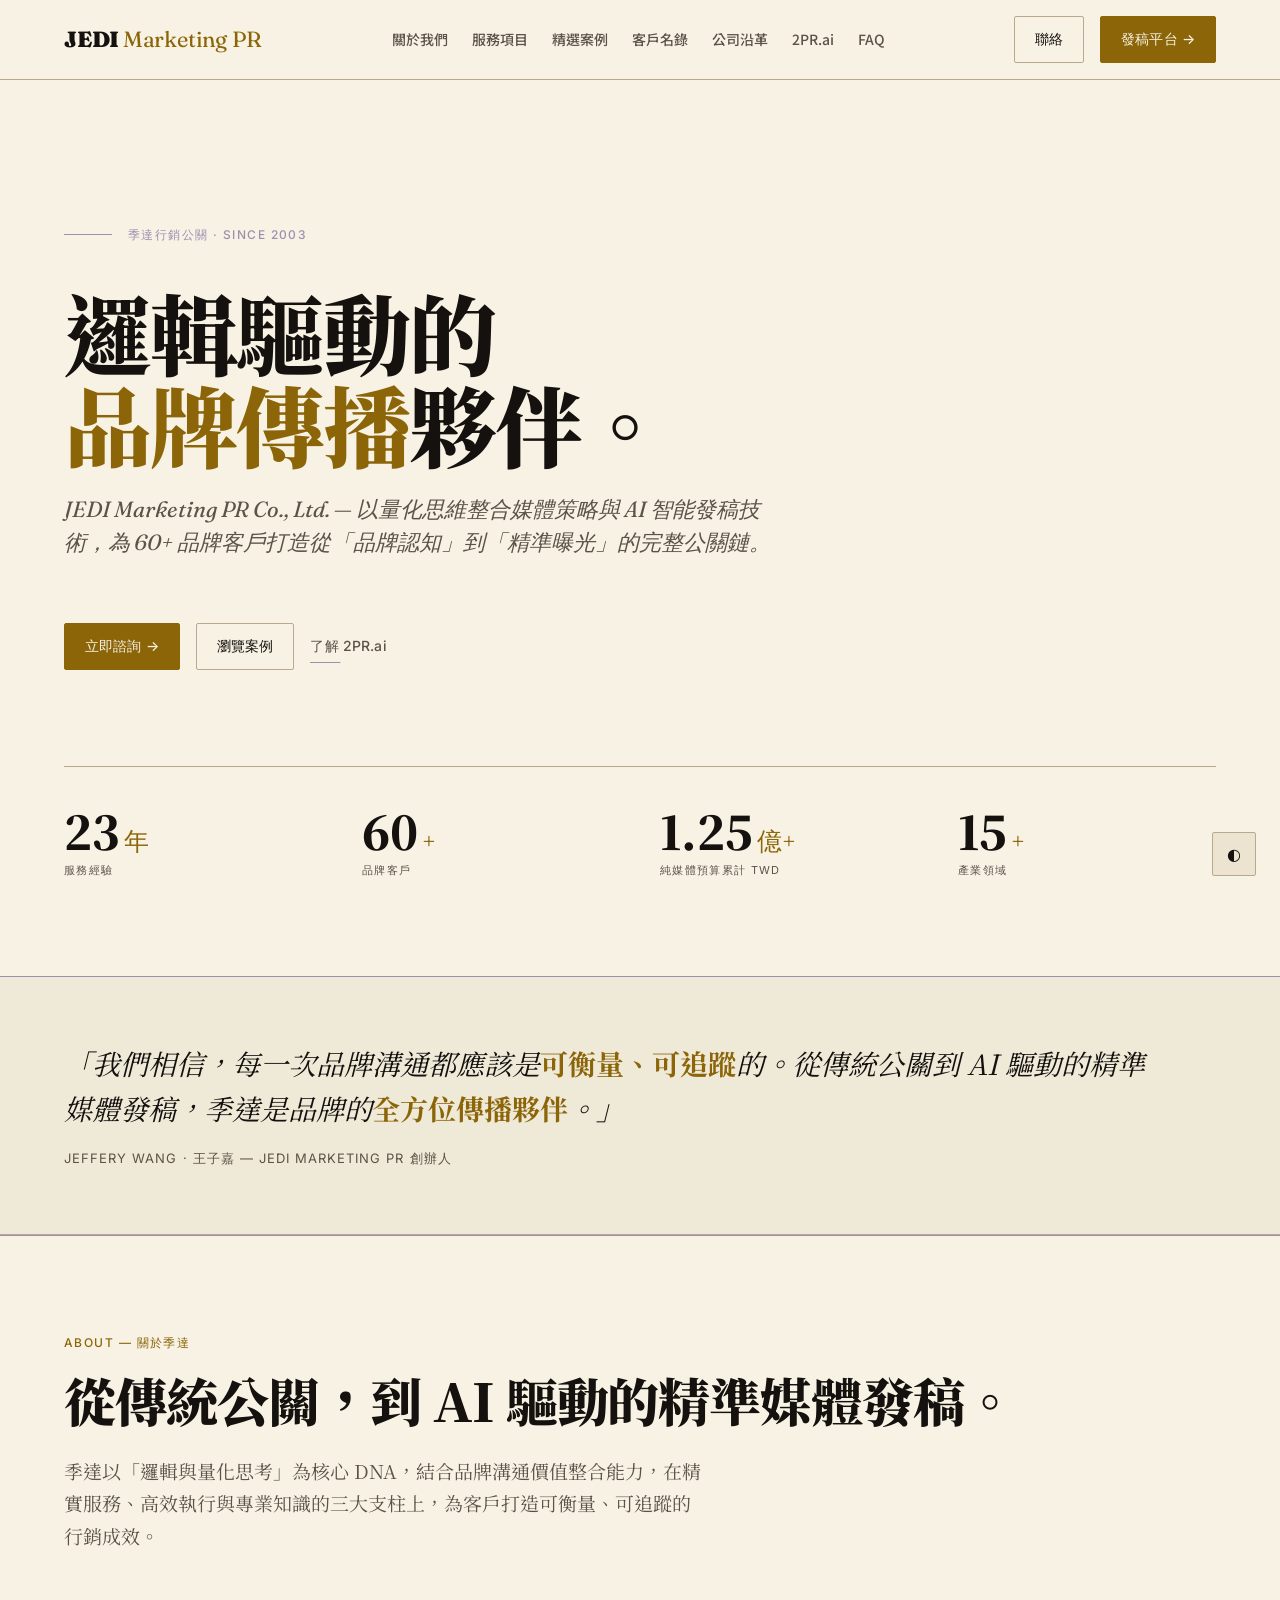
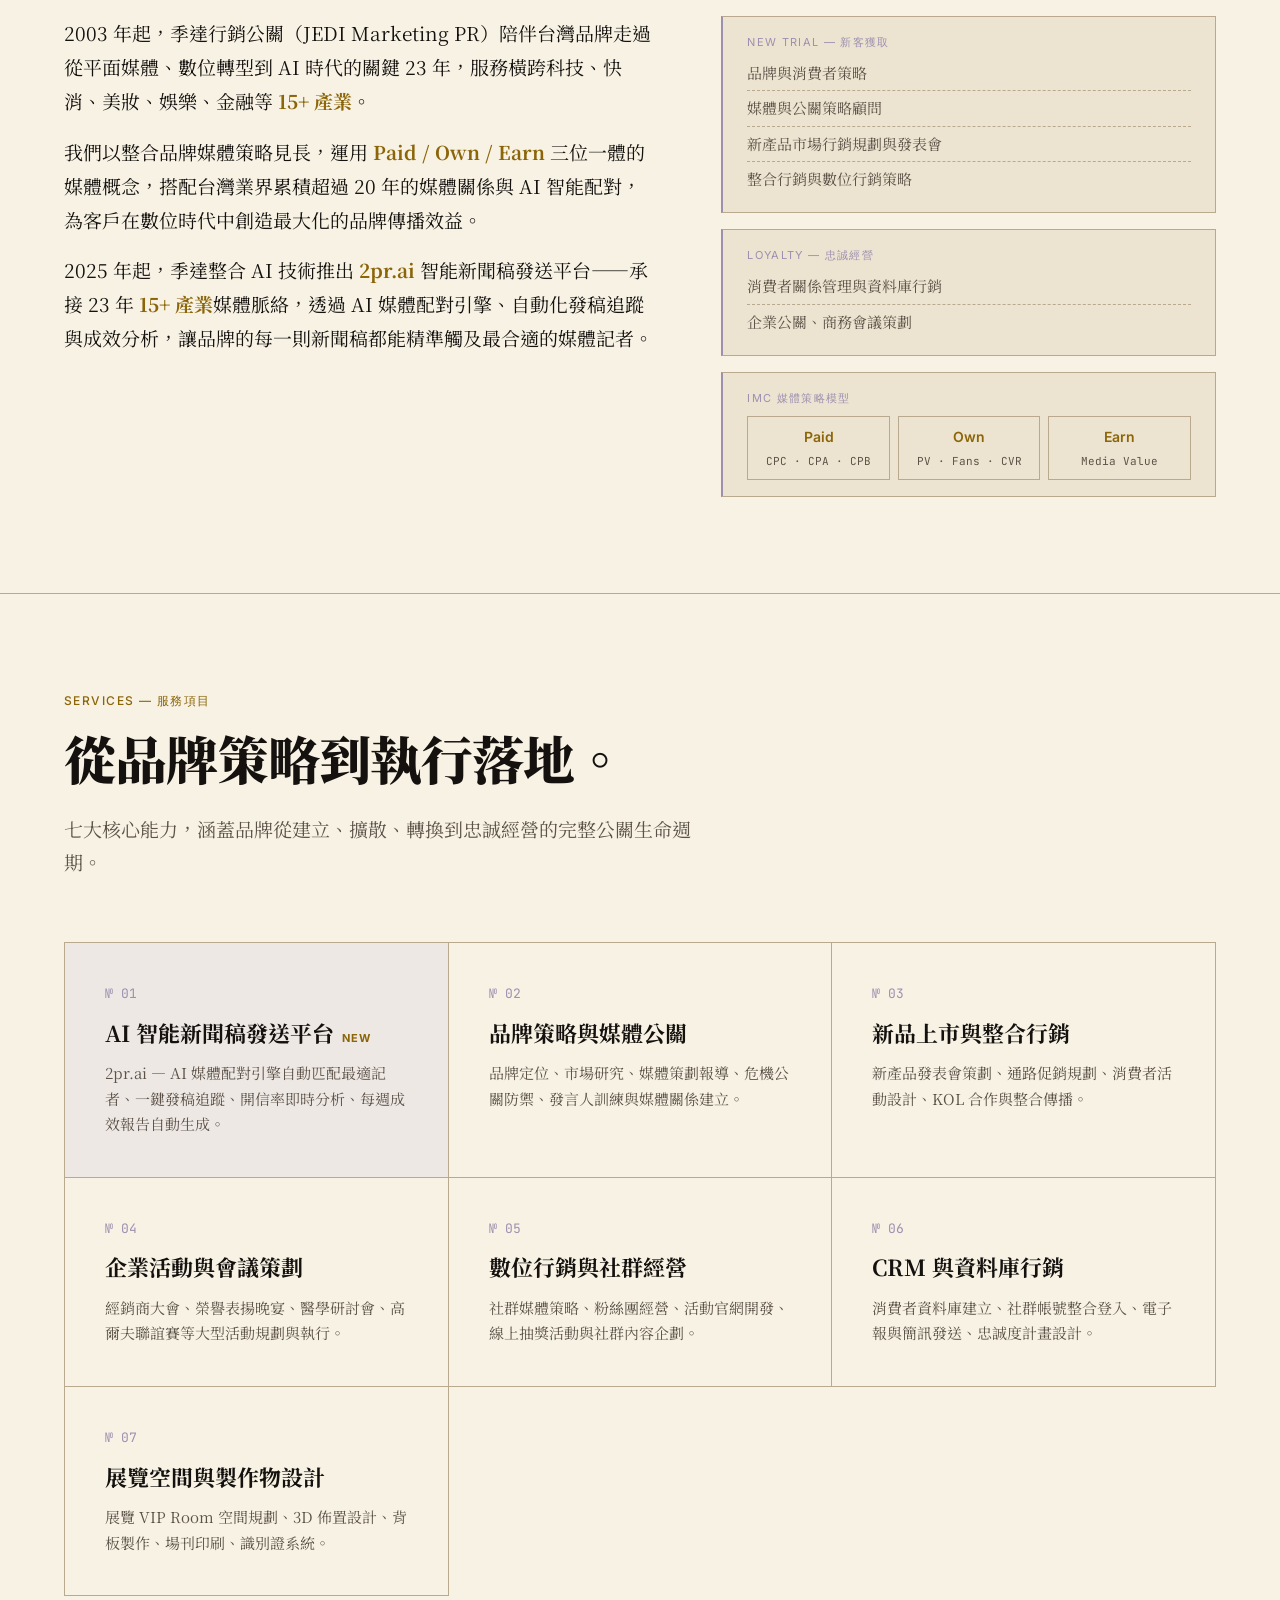
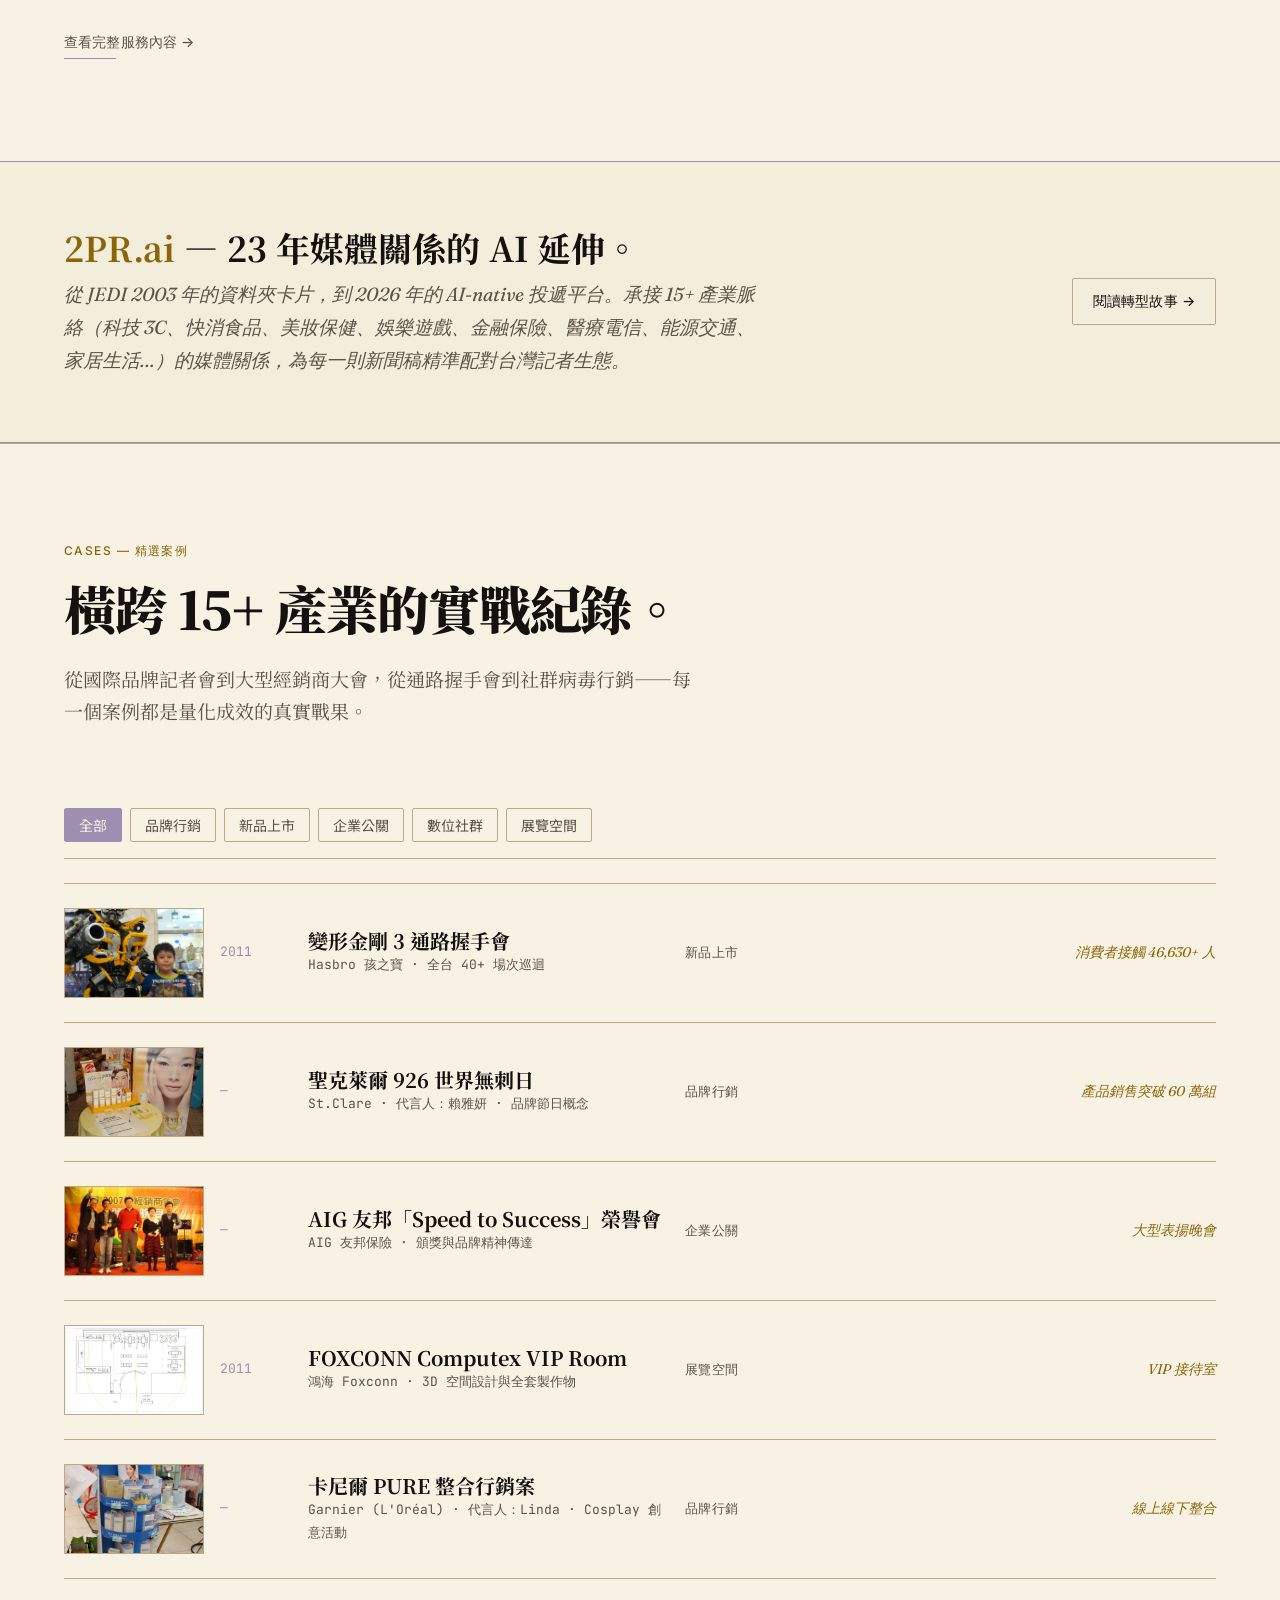
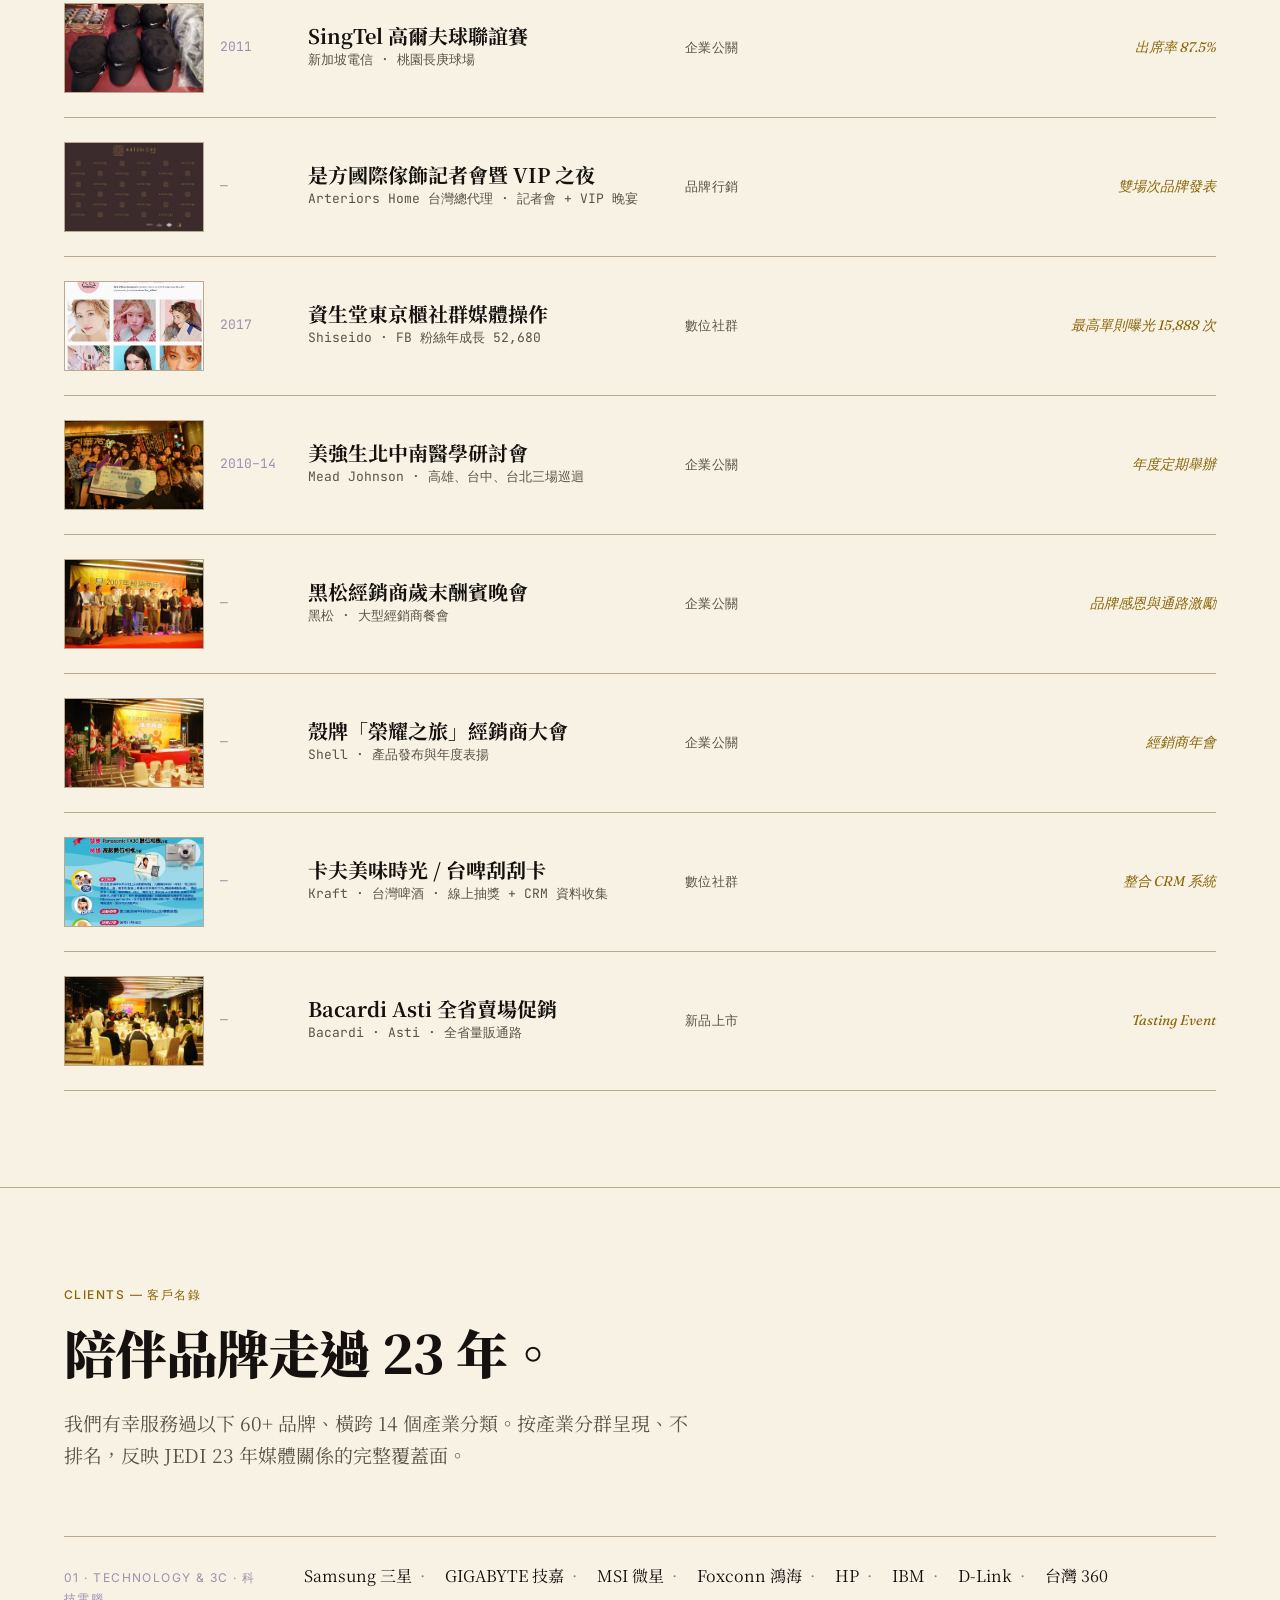
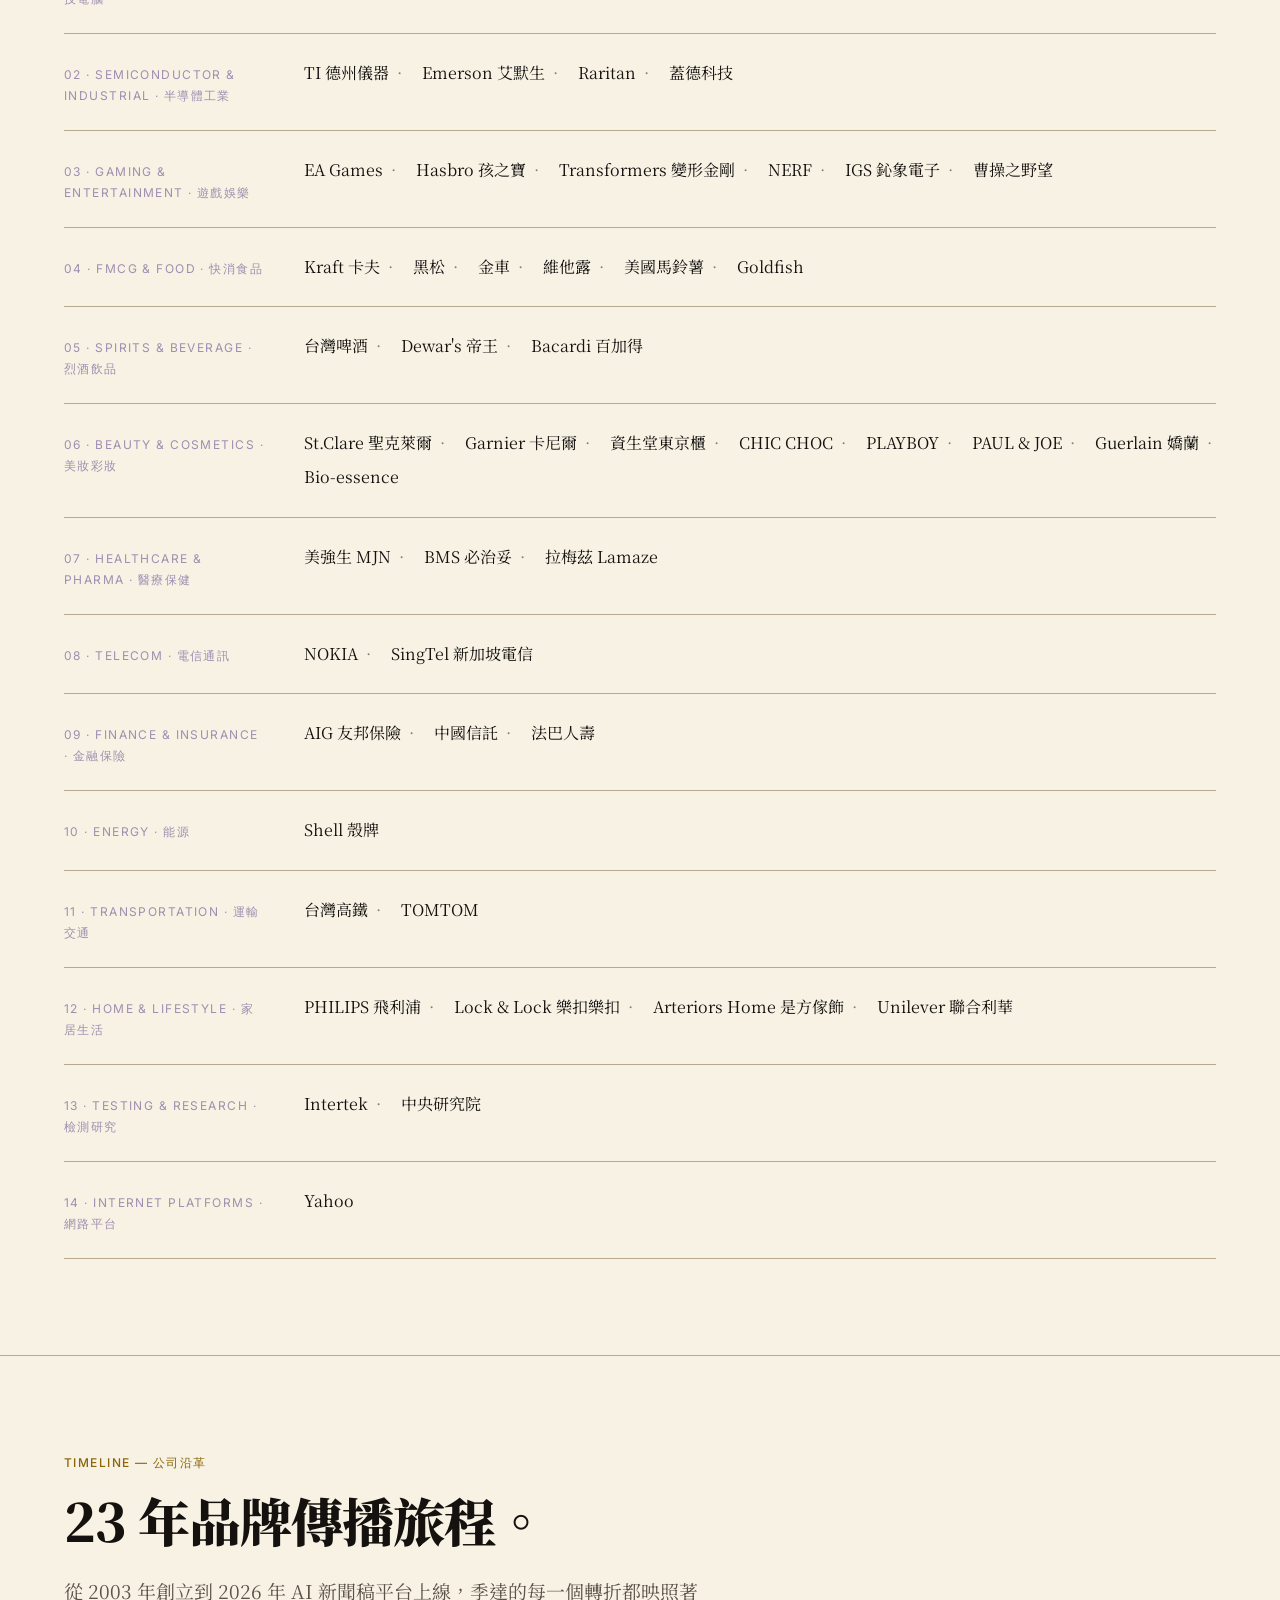
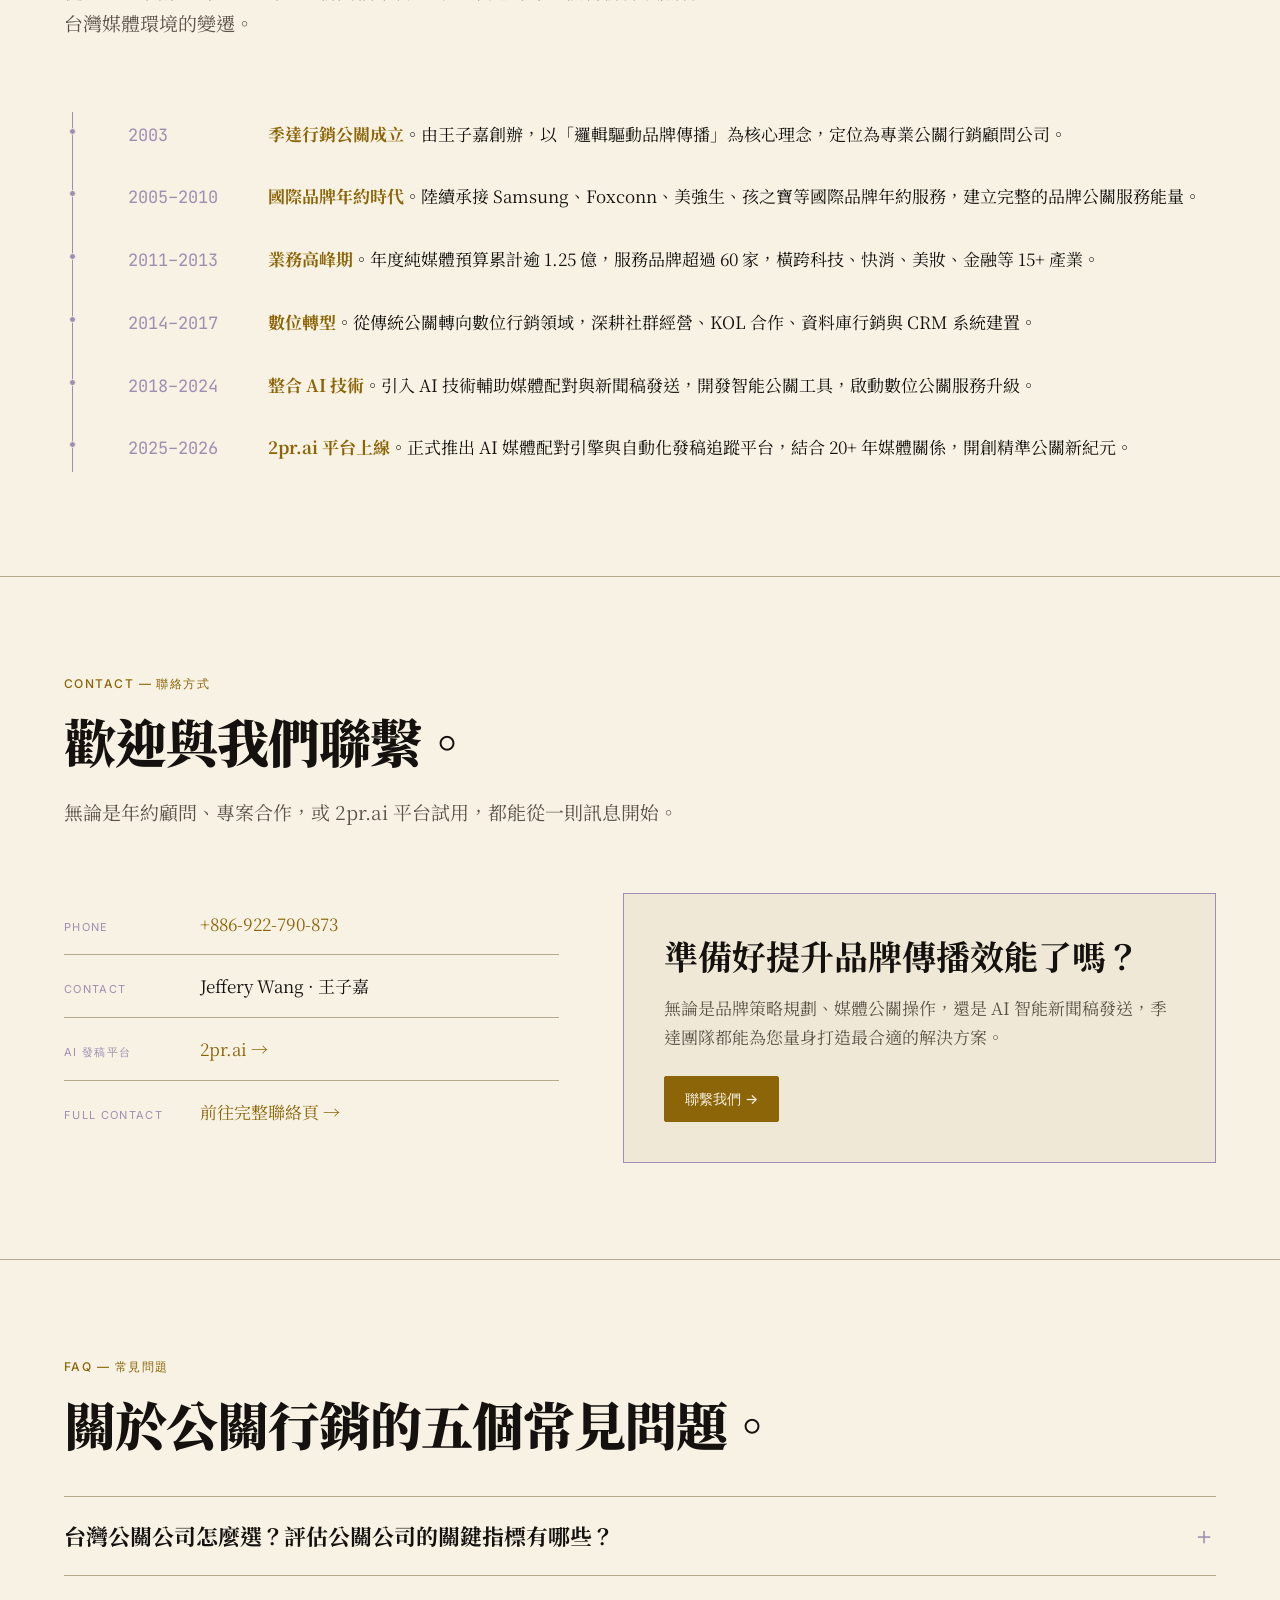
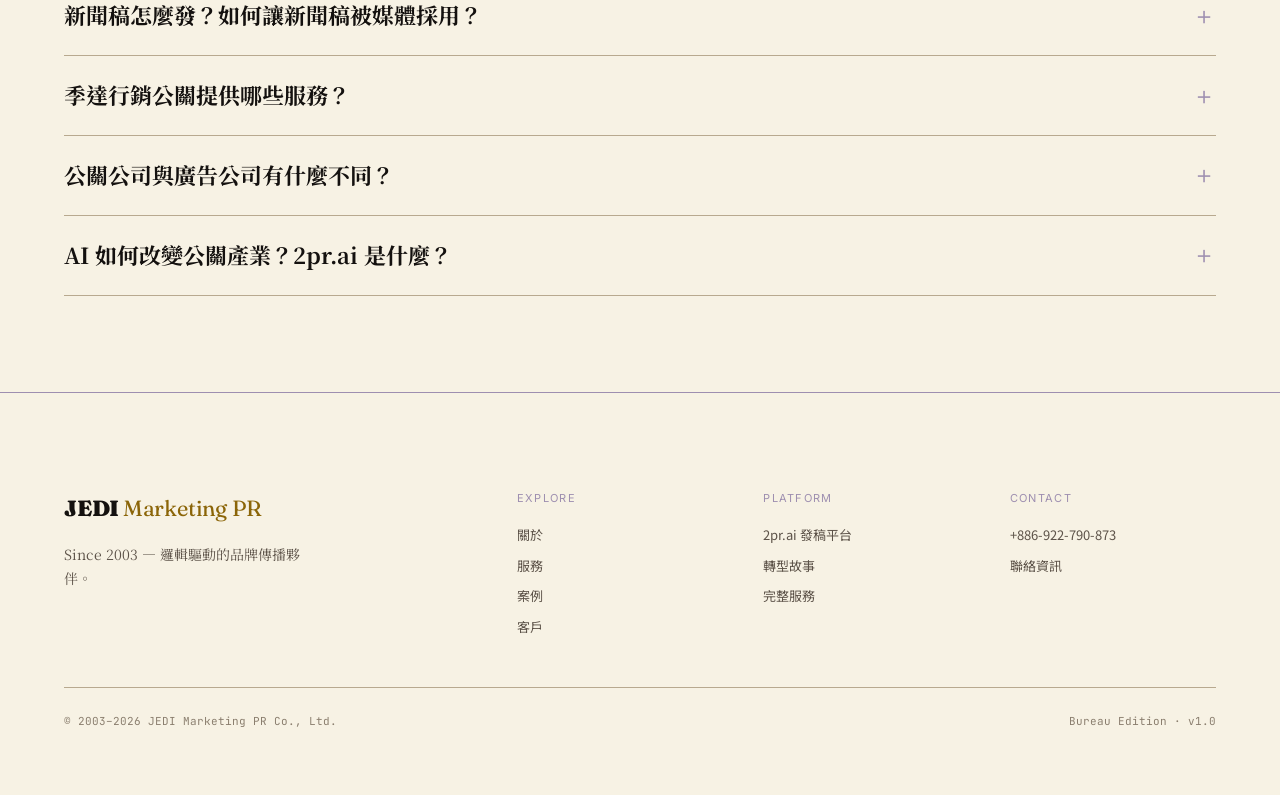
<file: index.html>
<!DOCTYPE html>
<html lang="zh-Hant">
<head>
<meta charset="UTF-8">
<meta name="viewport" content="width=device-width, initial-scale=1.0">
<title>季達行銷公關 JEDI Marketing PR｜Since 2003 — 品牌策略 · 媒體公關 · AI 整合行銷</title>
<meta name="description" content="季達行銷公關 JEDI Marketing PR Co., Ltd. — 23 年品牌策略、媒體公關、整合行銷經驗。服務超過 60 個品牌客戶，累計純媒體預算逾 1.25 億。2025 年推出 AI 新聞稿平台 2pr.ai。">
<meta name="keywords" content="季達,JEDI,行銷公關,品牌策略,媒體公關,整合行銷,AI新聞稿,2pr.ai,PR,Marketing,Taiwan">

<meta property="og:type" content="website">
<meta property="og:title" content="季達行銷公關 JEDI Marketing PR｜Since 2003">
<meta property="og:description" content="邏輯驅動的品牌傳播夥伴。60+ 品牌、15+ 產業、1.25 億純媒體預算累計。現推出 AI 新聞稿平台 2pr.ai。">
<meta property="og:url" content="https://jedi.net.tw/">
<meta property="og:image" content="https://jedi.net.tw/images/10_公司簡介_JEDI/JEDI_品牌策略_01.png">
<meta property="og:locale" content="zh_TW">
<meta name="twitter:card" content="summary_large_image">

<link rel="canonical" href="https://jedi.net.tw/">
<link rel="apple-touch-icon" sizes="180x180" href="apple-touch-icon.png">
<link rel="icon" type="image/png" sizes="32x32" href="favicon-32x32.png">
<link rel="icon" type="image/png" sizes="16x16" href="favicon-16x16.png">
<link rel="manifest" href="site.webmanifest">
<link rel="shortcut icon" href="favicon.ico">
<meta name="theme-color" content="#9E8FB0" media="(prefers-color-scheme: light)">
<meta name="theme-color" content="#B8A7D6" media="(prefers-color-scheme: dark)">

<script type="application/ld+json">
{
  "@context": "https://schema.org",
  "@type": ["LocalBusiness", "ProfessionalService"],
  "name": "季達行銷公關有限公司",
  "alternateName": "JEDI Marketing PR Co., Ltd.",
  "url": "https://jedi.net.tw",
  "telephone": "+886-922-790-873",
  "foundingDate": "2003",
  "description": "23 年品牌策略、媒體公關、整合行銷經驗。服務超過 60 個品牌客戶，2025 年推出 AI 新聞稿平台 2pr.ai。",
  "knowsAbout": ["品牌策略", "媒體公關", "整合行銷", "AI新聞稿", "數位行銷", "危機公關"],
  "areaServed": { "@type": "Country", "name": "Taiwan" },
  "sameAs": ["https://2pr.ai"]
}
</script>

<link rel="preconnect" href="https://fonts.googleapis.com">
<link rel="preconnect" href="https://fonts.gstatic.com" crossorigin>
<link href="https://fonts.googleapis.com/css2?family=Noto+Serif+TC:wght@400;500;700;900&family=Noto+Sans+TC:wght@400;500;700&family=Inter:wght@400;500;600&family=Fraunces:ital,opsz,wght@0,9..144,400;0,9..144,700;0,9..144,900;1,9..144,400&family=JetBrains+Mono:wght@400;500;700&display=swap" rel="stylesheet">
<link rel="stylesheet" href="/_assets/bureau.css">

<style>
  /* index-specific */
  .hero__metrics {
    display: grid;
    grid-template-columns: repeat(auto-fit, minmax(160px, 1fr));
    gap: var(--s-xl);
    padding-top: var(--s-xl);
    border-top: 0.5px solid var(--hairline);
    margin-top: var(--s-xl);
  }
  .hero__metric .num {
    font-family: var(--font-serif-tc);
    font-weight: 900;
    font-size: clamp(30px, 4.2vw, 46px);
    line-height: 1;
    color: var(--newsprint);
  }
  .hero__metric .num em {
    font-style: normal;
    color: var(--brass);
    font-family: var(--font-serif-en);
    font-size: 0.55em;
    font-weight: 400;
    margin-left: 4px;
  }
  .hero__metric .lbl {
    font-family: var(--font-sans-en);
    font-size: var(--t-micro);
    letter-spacing: 0.12em;
    text-transform: uppercase;
    color: var(--dust);
    margin-top: var(--s-sm);
  }

  /* Story band */
  .band {
    padding: var(--s-2xl) 0;
    border-top: 0.5px solid var(--lavender);
    border-bottom: 0.5px solid var(--hairline);
    background: color-mix(in srgb, var(--surface) 60%, transparent);
  }
  .band__quote {
    font-family: var(--font-serif-tc);
    font-weight: 400;
    font-size: clamp(20px, 2.8vw, 28px);
    line-height: 1.6;
    color: var(--newsprint);
    max-width: 68ch;
    font-style: italic;
  }
  .band__quote em { font-style: normal; color: var(--brass); font-weight: 700; }
  .band__attr {
    margin-top: var(--s-md);
    font-family: var(--font-sans-en);
    font-size: var(--t-meta);
    letter-spacing: 0.08em;
    text-transform: uppercase;
    color: var(--dust);
  }

  /* About layout */
  .about-grid {
    display: grid;
    grid-template-columns: 1.2fr 1fr;
    gap: var(--s-2xl);
    align-items: start;
  }
  .about-prose p { margin-bottom: var(--s-md); font-size: var(--t-body-lg); color: var(--newsprint); line-height: 1.8; }
  .about-prose strong { color: var(--brass); font-weight: 700; }
  .about-side { display: grid; gap: var(--s-md); }
  .side-card {
    padding: var(--s-md) var(--s-lg);
    border: 0.5px solid var(--hairline);
    border-left: 2px solid var(--lavender);
    background: var(--surface);
  }
  .side-card__label {
    font-family: var(--font-sans-en);
    font-size: var(--t-micro);
    letter-spacing: 0.12em;
    text-transform: uppercase;
    color: var(--lavender);
    margin-bottom: var(--s-xs);
  }
  .side-card__list { list-style: none; padding: 0; }
  .side-card__list li {
    font-family: var(--font-serif-tc);
    font-size: 15px;
    color: var(--dust);
    padding: 4px 0;
    border-bottom: 0.5px dashed var(--hairline);
  }
  .side-card__list li:last-child { border-bottom: none; }
  .imc-grid { display: grid; grid-template-columns: repeat(3, 1fr); gap: var(--s-sm); margin-top: var(--s-sm); }
  .imc-cell {
    padding: var(--s-sm);
    text-align: center;
    border: 0.5px solid var(--hairline);
  }
  .imc-cell .p { font-family: var(--font-sans-en); font-weight: 600; font-size: var(--t-ui); color: var(--brass); }
  .imc-cell .m { font-family: var(--font-mono); font-size: var(--t-micro); color: var(--dust); margin-top: 2px; }
  @media (max-width: 880px) {
    .about-grid { grid-template-columns: 1fr; }
  }

  /* Services — 2x3 editorial */
  .services {
    display: grid;
    grid-template-columns: repeat(3, 1fr);
    border-top: 0.5px solid var(--hairline);
    border-left: 0.5px solid var(--hairline);
    margin-top: var(--s-xl);
  }
  .svc {
    padding: var(--s-xl);
    border-right: 0.5px solid var(--hairline);
    border-bottom: 0.5px solid var(--hairline);
    position: relative;
    background: transparent;
    transition: background 200ms var(--ease-paper);
  }
  .svc:hover { background: var(--surface); }
  .svc--featured { background: color-mix(in srgb, var(--lavender-pale) 30%, transparent); }
  [data-theme="dark"] .svc--featured { background: color-mix(in srgb, var(--lavender) 12%, transparent); }
  .svc__num { font-family: var(--font-mono); font-size: var(--t-meta); color: var(--lavender); margin-bottom: var(--s-sm); }
  .svc__tag {
    font-family: var(--font-sans-en);
    font-size: var(--t-micro);
    letter-spacing: 0.1em;
    text-transform: uppercase;
    color: var(--brass);
    margin-left: var(--s-sm);
  }
  .svc__h { font-family: var(--font-serif-tc); font-weight: 700; font-size: var(--t-h3); color: var(--newsprint); margin-bottom: var(--s-sm); }
  .svc__p { font-family: var(--font-serif-tc); font-size: 15px; color: var(--dust); line-height: 1.7; }
  @media (max-width: 880px) { .services { grid-template-columns: 1fr; } }
  @media (max-width: 880px) and (min-width: 600px) { .services { grid-template-columns: 1fr 1fr; } }

  /* Cases list — override bureau.css to include thumbnail */
  .cases .case {
    grid-template-columns: 140px 72px 1.4fr 1fr 1fr;
    gap: var(--s-md);
    align-items: center;
  }
  .case__thumb {
    display: block;
    width: 140px;
    height: 90px;
    object-fit: cover;
    border: 0.5px solid var(--hairline);
    background: var(--surface);
    transition: filter 200ms var(--ease-paper), transform 200ms var(--ease-paper);
  }
  .case:hover .case__thumb { filter: saturate(1.1) contrast(1.05); transform: scale(1.02); }
  [data-theme="dark"] .case__thumb { filter: brightness(0.85) contrast(1.1); }
  [data-theme="dark"] .case:hover .case__thumb { filter: brightness(0.95) contrast(1.15); }
  .case__meta { font-family: var(--font-mono); font-size: var(--t-meta); color: var(--dust); text-transform: none; }
  .case__client { font-family: var(--font-sans-en); font-size: var(--t-meta); color: var(--dust); letter-spacing: 0.04em; text-transform: uppercase; }
  @media (max-width: 880px) {
    .cases .case {
      grid-template-columns: 100px 1fr;
      gap: var(--s-md);
      grid-template-areas:
        "thumb year"
        "thumb title"
        "thumb client"
        "thumb metric";
    }
    .case__thumb { grid-area: thumb; width: 100px; height: 100px; align-self: start; }
    .case > .case__year { grid-area: year; }
    .case > div:nth-child(3) { grid-area: title; }
    .case > .case__client { grid-area: client; }
    .case > .case__metric { grid-area: metric; text-align: left; }
  }
  @media (max-width: 600px) {
    .cases .case {
      grid-template-columns: 1fr;
      grid-template-areas: "thumb" "year" "title" "client" "metric";
    }
    .case__thumb { width: 100%; height: 180px; }
  }

  .filters {
    display: flex; gap: var(--s-sm); flex-wrap: wrap;
    padding: var(--s-md) 0;
    border-bottom: 0.5px solid var(--hairline);
    margin-bottom: var(--s-lg);
  }
  .filter-btn {
    background: transparent;
    border: 0.5px solid var(--hairline);
    color: var(--dust);
    padding: 6px 14px;
    font-family: var(--font-sans-tc);
    font-size: var(--t-ui);
    cursor: pointer;
    border-radius: var(--r);
    transition: all 180ms var(--ease-paper);
  }
  .filter-btn:hover { color: var(--newsprint); border-color: var(--lavender); }
  .filter-btn.active { background: var(--lavender); color: var(--ink); border-color: var(--lavender); }
  .case.is-hidden { display: none; }

  /* Client grid */
  .contact-grid {
    display: grid;
    grid-template-columns: 1fr 1.2fr;
    gap: var(--s-2xl);
    align-items: start;
  }
  .contact-info { list-style: none; padding: 0; }
  .contact-info li {
    padding: var(--s-md) 0;
    border-bottom: 0.5px solid var(--hairline);
    display: grid;
    grid-template-columns: 120px 1fr;
    gap: var(--s-md);
    align-items: baseline;
  }
  .contact-info li:last-child { border-bottom: none; }
  .contact-info .lbl {
    font-family: var(--font-sans-en);
    font-size: var(--t-micro);
    letter-spacing: 0.12em;
    text-transform: uppercase;
    color: var(--lavender);
  }
  .contact-info .val {
    font-family: var(--font-serif-tc);
    font-size: var(--t-body);
    color: var(--newsprint);
  }
  .contact-info .val a { color: var(--brass); text-decoration: none; }
  .contact-info .val a:hover { color: var(--brass-bright); border-bottom: 0.5px solid var(--brass-bright); }
  .contact-cta {
    padding: var(--s-xl);
    border: 0.5px solid var(--lavender);
    background: color-mix(in srgb, var(--surface) 70%, transparent);
  }
  .contact-cta h3 {
    font-family: var(--font-serif-tc);
    font-weight: 700;
    font-size: var(--t-h2);
    color: var(--newsprint);
    margin-bottom: var(--s-md);
    line-height: 1.3;
  }
  .contact-cta p {
    font-family: var(--font-serif-tc);
    color: var(--dust);
    margin-bottom: var(--s-lg);
    line-height: 1.7;
  }
  @media (max-width: 880px) { .contact-grid { grid-template-columns: 1fr; } }

  /* FAQ */
  .faq-list { margin-top: var(--s-xl); border-top: 0.5px solid var(--hairline); }
  .faq-item {
    border-bottom: 0.5px solid var(--hairline);
    padding: var(--s-md) 0;
  }
  .faq-item summary {
    cursor: pointer;
    list-style: none;
    font-family: var(--font-serif-tc);
    font-weight: 700;
    font-size: var(--t-h3);
    color: var(--newsprint);
    padding: var(--s-sm) 0;
    position: relative;
    padding-right: 40px;
    line-height: 1.4;
  }
  .faq-item summary::-webkit-details-marker { display: none; }
  .faq-item summary::after {
    content: "＋";
    position: absolute;
    right: 0; top: 50%;
    transform: translateY(-50%);
    color: var(--lavender);
    font-family: var(--font-serif-en);
    font-weight: 300;
    font-size: 24px;
    transition: transform 200ms var(--ease-paper);
  }
  .faq-item[open] summary::after { content: "－"; }
  .faq-item .ans {
    font-family: var(--font-serif-tc);
    font-size: var(--t-body);
    color: var(--dust);
    line-height: 1.8;
    padding: var(--s-sm) 0 var(--s-md);
    max-width: 72ch;
  }

  /* 2PR callout band */
  .two-pr-band {
    border-top: 0.5px solid var(--lavender);
    border-bottom: 0.5px solid var(--lavender);
    padding: var(--s-2xl) 0;
    background: color-mix(in srgb, var(--surface) 40%, transparent);
  }
  .two-pr-inner {
    display: grid;
    grid-template-columns: 1fr auto;
    gap: var(--s-xl);
    align-items: center;
  }
  .two-pr-inner h3 {
    font-family: var(--font-serif-tc);
    font-weight: 700;
    font-size: var(--t-h2);
    color: var(--newsprint);
    line-height: 1.3;
    margin-bottom: var(--s-sm);
  }
  .two-pr-inner h3 em { font-style: normal; color: var(--brass); }
  .two-pr-inner p {
    font-family: var(--font-serif-en);
    font-style: italic;
    font-size: var(--t-body-lg);
    color: var(--dust);
    max-width: 58ch;
  }
  @media (max-width: 880px) {
    .two-pr-inner { grid-template-columns: 1fr; }
  }

  /* Scroll hint arrow */
  .scroll-hint {
    text-align: center;
    color: var(--dust);
    margin-top: var(--s-xl);
    animation: bob 2.4s var(--ease-paper) infinite;
  }
  @keyframes bob { 0%,100% { transform: translateY(0); opacity: 0.5; } 50% { transform: translateY(4px); opacity: 1; } }
</style>

<script>
  // Pre-paint theme
  try {
    var t = localStorage.getItem("jedi-theme");
    if (t === "light" || t === "dark") document.documentElement.setAttribute("data-theme", t);
  } catch (e) {}
</script>
</head>
<body>

<!-- NAV -->
<nav class="nav">
  <div class="nav__inner">
    <a href="/" class="logo">JEDI <em>Marketing PR</em></a>
    <button class="nav__toggle" id="navToggle" aria-label="Menu" aria-expanded="false">≡</button>
    <div class="nav__menu" id="navMenu">
      <a href="#about">關於我們</a>
      <a href="#services">服務項目</a>
      <a href="#cases">精選案例</a>
      <a href="#clients">客戶名錄</a>
      <a href="#timeline">公司沿革</a>
      <a href="2pr.html">2PR.ai</a>
      <a href="#faq">FAQ</a>
    </div>
    <div class="nav__cta">
      <a href="contact.html" class="btn btn--ghost">聯絡</a>
      <a href="https://2pr.ai" class="btn btn--primary" target="_blank" rel="noopener">發稿平台 →</a>
    </div>
  </div>
</nav>

<!-- HERO -->
<header class="hero">
  <div class="container">
    <div class="hero__kicker">
      <span class="small-caps small-caps--lavender">季達行銷公關 · Since 2003</span>
    </div>
    <h1 class="hero__headline">邏輯驅動的<br><em>品牌傳播</em>夥伴。</h1>
    <p class="hero__subhead">JEDI Marketing PR Co., Ltd. — 以量化思維整合媒體策略與 AI 智能發稿技術，為 60+ 品牌客戶打造從「品牌認知」到「精準曝光」的完整公關鏈。</p>
    <div class="hero__cta">
      <a href="contact.html" class="btn btn--primary">立即諮詢 →</a>
      <a href="#cases" class="btn btn--ghost">瀏覽案例</a>
      <a href="2pr.html" class="btn btn--link">了解 2PR.ai</a>
    </div>

    <div class="hero__metrics">
      <div class="hero__metric">
        <div class="num">23<em>年</em></div>
        <div class="lbl">服務經驗</div>
      </div>
      <div class="hero__metric">
        <div class="num">60<em>+</em></div>
        <div class="lbl">品牌客戶</div>
      </div>
      <div class="hero__metric">
        <div class="num">1.25<em>億+</em></div>
        <div class="lbl">純媒體預算累計 TWD</div>
      </div>
      <div class="hero__metric">
        <div class="num">15<em>+</em></div>
        <div class="lbl">產業領域</div>
      </div>
    </div>
  </div>
</header>

<!-- STORY BAND -->
<section class="band">
  <div class="container">
    <blockquote class="band__quote">
      「我們相信，每一次品牌溝通都應該是<em>可衡量、可追蹤</em>的。從傳統公關到 AI 驅動的精準媒體發稿，季達是品牌的<em>全方位傳播夥伴</em>。」
    </blockquote>
    <div class="band__attr">Jeffery Wang · 王子嘉 — JEDI Marketing PR 創辦人</div>
  </div>
</section>

<!-- ABOUT -->
<section class="section section--lavender-top" id="about">
  <div class="container">
    <span class="small-caps section__label">About — 關於季達</span>
    <h2 class="section__title">從傳統公關，到 AI 驅動的精準媒體發稿。</h2>
    <p class="section__lede">季達以「邏輯與量化思考」為核心 DNA，結合品牌溝通價值整合能力，在精實服務、高效執行與專業知識的三大支柱上，為客戶打造可衡量、可追蹤的行銷成效。</p>

    <div class="about-grid">
      <div class="about-prose">
        <p>2003 年起，季達行銷公關（JEDI Marketing PR）陪伴台灣品牌走過從平面媒體、數位轉型到 AI 時代的關鍵 23 年，服務橫跨科技、快消、美妝、娛樂、金融等 <strong>15+ 產業</strong>。</p>
        <p>我們以整合品牌媒體策略見長，運用 <strong>Paid / Own / Earn</strong> 三位一體的媒體概念，搭配台灣業界累積超過 20 年的媒體關係與 AI 智能配對，為客戶在數位時代中創造最大化的品牌傳播效益。</p>
        <p>2025 年起，季達整合 AI 技術推出 <strong>2pr.ai</strong> 智能新聞稿發送平台——承接 23 年 <strong>15+ 產業</strong>媒體脈絡，透過 AI 媒體配對引擎、自動化發稿追蹤與成效分析，讓品牌的每一則新聞稿都能精準觸及最合適的媒體記者。</p>
      </div>
      <aside class="about-side">
        <div class="side-card">
          <div class="side-card__label">New Trial — 新客獲取</div>
          <ul class="side-card__list">
            <li>品牌與消費者策略</li>
            <li>媒體與公關策略顧問</li>
            <li>新產品市場行銷規劃與發表會</li>
            <li>整合行銷與數位行銷策略</li>
          </ul>
        </div>
        <div class="side-card">
          <div class="side-card__label">Loyalty — 忠誠經營</div>
          <ul class="side-card__list">
            <li>消費者關係管理與資料庫行銷</li>
            <li>企業公關、商務會議策劃</li>
          </ul>
        </div>
        <div class="side-card">
          <div class="side-card__label">IMC 媒體策略模型</div>
          <div class="imc-grid">
            <div class="imc-cell"><div class="p">Paid</div><div class="m">CPC · CPA · CPB</div></div>
            <div class="imc-cell"><div class="p">Own</div><div class="m">PV · Fans · CVR</div></div>
            <div class="imc-cell"><div class="p">Earn</div><div class="m">Media Value</div></div>
          </div>
        </div>
      </aside>
    </div>
  </div>
</section>

<!-- SERVICES -->
<section class="section" id="services">
  <div class="container">
    <span class="small-caps section__label">Services — 服務項目</span>
    <h2 class="section__title">從品牌策略到執行落地。</h2>
    <p class="section__lede">七大核心能力，涵蓋品牌從建立、擴散、轉換到忠誠經營的完整公關生命週期。</p>

    <div class="services">
      <div class="svc svc--featured">
        <div class="svc__num">№ 01</div>
        <h3 class="svc__h">AI 智能新聞稿發送平台<span class="svc__tag">NEW</span></h3>
        <p class="svc__p">2pr.ai — AI 媒體配對引擎自動匹配最適記者、一鍵發稿追蹤、開信率即時分析、每週成效報告自動生成。</p>
      </div>
      <div class="svc">
        <div class="svc__num">№ 02</div>
        <h3 class="svc__h">品牌策略與媒體公關</h3>
        <p class="svc__p">品牌定位、市場研究、媒體策劃報導、危機公關防禦、發言人訓練與媒體關係建立。</p>
      </div>
      <div class="svc">
        <div class="svc__num">№ 03</div>
        <h3 class="svc__h">新品上市與整合行銷</h3>
        <p class="svc__p">新產品發表會策劃、通路促銷規劃、消費者活動設計、KOL 合作與整合傳播。</p>
      </div>
      <div class="svc">
        <div class="svc__num">№ 04</div>
        <h3 class="svc__h">企業活動與會議策劃</h3>
        <p class="svc__p">經銷商大會、榮譽表揚晚宴、醫學研討會、高爾夫聯誼賽等大型活動規劃與執行。</p>
      </div>
      <div class="svc">
        <div class="svc__num">№ 05</div>
        <h3 class="svc__h">數位行銷與社群經營</h3>
        <p class="svc__p">社群媒體策略、粉絲團經營、活動官網開發、線上抽獎活動與社群內容企劃。</p>
      </div>
      <div class="svc">
        <div class="svc__num">№ 06</div>
        <h3 class="svc__h">CRM 與資料庫行銷</h3>
        <p class="svc__p">消費者資料庫建立、社群帳號整合登入、電子報與簡訊發送、忠誠度計畫設計。</p>
      </div>
      <div class="svc">
        <div class="svc__num">№ 07</div>
        <h3 class="svc__h">展覽空間與製作物設計</h3>
        <p class="svc__p">展覽 VIP Room 空間規劃、3D 佈置設計、背板製作、場刊印刷、識別證系統。</p>
      </div>
    </div>

    <p style="margin-top: var(--s-lg);">
      <a href="services.html" class="btn btn--link">查看完整服務內容 →</a>
    </p>
  </div>
</section>

<!-- 2PR CALLOUT -->
<section class="two-pr-band">
  <div class="container">
    <div class="two-pr-inner">
      <div>
        <h3><em>2PR.ai</em> — 23 年媒體關係的 AI 延伸。</h3>
        <p>從 JEDI 2003 年的資料夾卡片，到 2026 年的 AI-native 投遞平台。承接 15+ 產業脈絡（科技 3C、快消食品、美妝保健、娛樂遊戲、金融保險、醫療電信、能源交通、家居生活…）的媒體關係，為每一則新聞稿精準配對台灣記者生態。</p>
      </div>
      <a href="2pr.html" class="btn btn--ghost">閱讀轉型故事 →</a>
    </div>
  </div>
</section>

<!-- CASES -->
<section class="section" id="cases">
  <div class="container">
    <span class="small-caps section__label">Cases — 精選案例</span>
    <h2 class="section__title">橫跨 15+ 產業的實戰紀錄。</h2>
    <p class="section__lede">從國際品牌記者會到大型經銷商大會，從通路握手會到社群病毒行銷——每一個案例都是量化成效的真實戰果。</p>

    <div class="filters" id="caseFilters">
      <button class="filter-btn active" data-cat="all">全部</button>
      <button class="filter-btn" data-cat="brand">品牌行銷</button>
      <button class="filter-btn" data-cat="launch">新品上市</button>
      <button class="filter-btn" data-cat="corporate">企業公關</button>
      <button class="filter-btn" data-cat="digital">數位社群</button>
      <button class="filter-btn" data-cat="exhibition">展覽空間</button>
    </div>

    <div class="cases" id="casesList">
      <div class="case" data-cat="launch">
        <img class="case__thumb" loading="lazy" src="images/01_變形金剛_Transformers/活動現場_握手會_01.jpg" alt="變形金剛 3 通路握手會現場">
        <div class="case__year">2011</div>
        <div>
          <div class="case__title">變形金剛 3 通路握手會</div>
          <div class="case__meta">Hasbro 孩之寶 · 全台 40+ 場次巡迴</div>
        </div>
        <div class="case__client">新品上市</div>
        <div class="case__metric">消費者接觸 46,630+ 人</div>
      </div>
      <div class="case" data-cat="brand">
        <img class="case__thumb" loading="lazy" src="images/02_美妝_StClare_Garnier/聖克萊爾_926世界無刺日_01.jpg" alt="聖克萊爾 926 世界無刺日">
        <div class="case__year">—</div>
        <div>
          <div class="case__title">聖克萊爾 926 世界無刺日</div>
          <div class="case__meta">St.Clare · 代言人：賴雅妍 · 品牌節日概念</div>
        </div>
        <div class="case__client">品牌行銷</div>
        <div class="case__metric">產品銷售突破 60 萬組</div>
      </div>
      <div class="case" data-cat="corporate">
        <img class="case__thumb" loading="lazy" src="images/03_企業公關_AIG_黑松_殼牌/AIG友邦_榮譽會_01.jpg" alt="AIG 友邦榮譽會">
        <div class="case__year">—</div>
        <div>
          <div class="case__title">AIG 友邦「Speed to Success」榮譽會</div>
          <div class="case__meta">AIG 友邦保險 · 頒獎與品牌精神傳達</div>
        </div>
        <div class="case__client">企業公關</div>
        <div class="case__metric">大型表揚晚會</div>
      </div>
      <div class="case" data-cat="exhibition">
        <img class="case__thumb" loading="lazy" src="images/04_鴻海_Foxconn_Computex/VIP_Room_會議區_01.jpg" alt="FOXCONN Computex VIP Room">
        <div class="case__year">2011</div>
        <div>
          <div class="case__title">FOXCONN Computex VIP Room</div>
          <div class="case__meta">鴻海 Foxconn · 3D 空間設計與全套製作物</div>
        </div>
        <div class="case__client">展覽空間</div>
        <div class="case__metric">VIP 接待室</div>
      </div>
      <div class="case" data-cat="brand">
        <img class="case__thumb" loading="lazy" src="images/02_美妝_StClare_Garnier/卡尼爾_PURE整合行銷_01.jpg" alt="卡尼爾 PURE 整合行銷">
        <div class="case__year">—</div>
        <div>
          <div class="case__title">卡尼爾 PURE 整合行銷案</div>
          <div class="case__meta">Garnier (L'Oréal) · 代言人：Linda · Cosplay 創意活動</div>
        </div>
        <div class="case__client">品牌行銷</div>
        <div class="case__metric">線上線下整合</div>
      </div>
      <div class="case" data-cat="corporate">
        <img class="case__thumb" loading="lazy" src="images/05_SingTel_高爾夫/Golf_Day_入場報到_01.jpg" alt="SingTel 高爾夫聯誼賽">
        <div class="case__year">2011</div>
        <div>
          <div class="case__title">SingTel 高爾夫球聯誼賽</div>
          <div class="case__meta">新加坡電信 · 桃園長庚球場</div>
        </div>
        <div class="case__client">企業公關</div>
        <div class="case__metric">出席率 87.5%</div>
      </div>
      <div class="case" data-cat="brand">
        <img class="case__thumb" loading="lazy" src="images/06_是方傢飾_Arteriors/記者會_主視覺背板_01.jpg" alt="是方國際傢飾記者會">
        <div class="case__year">—</div>
        <div>
          <div class="case__title">是方國際傢飾記者會暨 VIP 之夜</div>
          <div class="case__meta">Arteriors Home 台灣總代理 · 記者會 + VIP 晚宴</div>
        </div>
        <div class="case__client">品牌行銷</div>
        <div class="case__metric">雙場次品牌發表</div>
      </div>
      <div class="case" data-cat="digital">
        <img class="case__thumb" loading="lazy" src="images/07_資生堂_Shiseido/IG操作_品牌參考_01.png" alt="資生堂東京櫃社群操作">
        <div class="case__year">2017</div>
        <div>
          <div class="case__title">資生堂東京櫃社群媒體操作</div>
          <div class="case__meta">Shiseido · FB 粉絲年成長 52,680</div>
        </div>
        <div class="case__client">數位社群</div>
        <div class="case__metric">最高單則曝光 15,888 次</div>
      </div>
      <div class="case" data-cat="corporate">
        <img class="case__thumb" loading="lazy" src="images/09_尾牙活動_Party/尾牙活動_現場_01.png" alt="美強生醫學研討會">
        <div class="case__year">2010–14</div>
        <div>
          <div class="case__title">美強生北中南醫學研討會</div>
          <div class="case__meta">Mead Johnson · 高雄、台中、台北三場巡迴</div>
        </div>
        <div class="case__client">企業公關</div>
        <div class="case__metric">年度定期舉辦</div>
      </div>
      <div class="case" data-cat="corporate">
        <img class="case__thumb" loading="lazy" src="images/03_企業公關_AIG_黑松_殼牌/黑松_經銷商晚會_01.jpg" alt="黑松經銷商晚會">
        <div class="case__year">—</div>
        <div>
          <div class="case__title">黑松經銷商歲末酬賓晚會</div>
          <div class="case__meta">黑松 · 大型經銷商餐會</div>
        </div>
        <div class="case__client">企業公關</div>
        <div class="case__metric">品牌感恩與通路激勵</div>
      </div>
      <div class="case" data-cat="corporate">
        <img class="case__thumb" loading="lazy" src="images/03_企業公關_AIG_黑松_殼牌/殼牌_榮耀之旅_01.jpg" alt="殼牌榮耀之旅">
        <div class="case__year">—</div>
        <div>
          <div class="case__title">殼牌「榮耀之旅」經銷商大會</div>
          <div class="case__meta">Shell · 產品發布與年度表揚</div>
        </div>
        <div class="case__client">企業公關</div>
        <div class="case__metric">經銷商年會</div>
      </div>
      <div class="case" data-cat="digital">
        <img class="case__thumb" loading="lazy" src="images/08_網路行銷_Kraft_台啤/卡夫_美味時光_活動頁_01.jpg" alt="卡夫美味時光">
        <div class="case__year">—</div>
        <div>
          <div class="case__title">卡夫美味時光 / 台啤刮刮卡</div>
          <div class="case__meta">Kraft · 台灣啤酒 · 線上抽獎 + CRM 資料收集</div>
        </div>
        <div class="case__client">數位社群</div>
        <div class="case__metric">整合 CRM 系統</div>
      </div>
      <div class="case" data-cat="launch">
        <img class="case__thumb" loading="lazy" src="images/03_企業公關_AIG_黑松_殼牌/經銷商大會_活動照_01.jpg" alt="Bacardi Asti 賣場促銷">
        <div class="case__year">—</div>
        <div>
          <div class="case__title">Bacardi Asti 全省賣場促銷</div>
          <div class="case__meta">Bacardi · Asti · 全省量販通路</div>
        </div>
        <div class="case__client">新品上市</div>
        <div class="case__metric">Tasting Event</div>
      </div>
    </div>
  </div>
</section>

<!-- CLIENTS -->
<section class="section" id="clients">
  <div class="container">
    <span class="small-caps section__label">Clients — 客戶名錄</span>
    <h2 class="section__title">陪伴品牌走過 23 年。</h2>
    <p class="section__lede">我們有幸服務過以下 60+ 品牌、橫跨 14 個產業分類。按產業分群呈現、不排名，反映 JEDI 23 年媒體關係的完整覆蓋面。</p>

    <div class="brand-wall">
      <div class="brand-group">
        <div class="brand-group__label">01 · Technology &amp; 3C · 科技電腦</div>
        <div class="brand-group__list">
          <span class="brand-cell">Samsung 三星</span><span class="brand-cell">GIGABYTE 技嘉</span><span class="brand-cell">MSI 微星</span><span class="brand-cell">Foxconn 鴻海</span><span class="brand-cell">HP</span><span class="brand-cell">IBM</span><span class="brand-cell">D-Link</span><span class="brand-cell">台灣 360</span>
        </div>
      </div>
      <div class="brand-group">
        <div class="brand-group__label">02 · Semiconductor &amp; Industrial · 半導體工業</div>
        <div class="brand-group__list">
          <span class="brand-cell">TI 德州儀器</span><span class="brand-cell">Emerson 艾默生</span><span class="brand-cell">Raritan</span><span class="brand-cell">蓋德科技</span>
        </div>
      </div>
      <div class="brand-group">
        <div class="brand-group__label">03 · Gaming &amp; Entertainment · 遊戲娛樂</div>
        <div class="brand-group__list">
          <span class="brand-cell">EA Games</span><span class="brand-cell">Hasbro 孩之寶</span><span class="brand-cell">Transformers 變形金剛</span><span class="brand-cell">NERF</span><span class="brand-cell">IGS 鈊象電子</span><span class="brand-cell">曹操之野望</span>
        </div>
      </div>
      <div class="brand-group">
        <div class="brand-group__label">04 · FMCG &amp; Food · 快消食品</div>
        <div class="brand-group__list">
          <span class="brand-cell">Kraft 卡夫</span><span class="brand-cell">黑松</span><span class="brand-cell">金車</span><span class="brand-cell">維他露</span><span class="brand-cell">美國馬鈴薯</span><span class="brand-cell">Goldfish</span>
        </div>
      </div>
      <div class="brand-group">
        <div class="brand-group__label">05 · Spirits &amp; Beverage · 烈酒飲品</div>
        <div class="brand-group__list">
          <span class="brand-cell">台灣啤酒</span><span class="brand-cell">Dewar's 帝王</span><span class="brand-cell">Bacardi 百加得</span>
        </div>
      </div>
      <div class="brand-group">
        <div class="brand-group__label">06 · Beauty &amp; Cosmetics · 美妝彩妝</div>
        <div class="brand-group__list">
          <span class="brand-cell">St.Clare 聖克萊爾</span><span class="brand-cell">Garnier 卡尼爾</span><span class="brand-cell">資生堂東京櫃</span><span class="brand-cell">CHIC CHOC</span><span class="brand-cell">PLAYBOY</span><span class="brand-cell">PAUL &amp; JOE</span><span class="brand-cell">Guerlain 嬌蘭</span><span class="brand-cell">Bio-essence</span>
        </div>
      </div>
      <div class="brand-group">
        <div class="brand-group__label">07 · Healthcare &amp; Pharma · 醫療保健</div>
        <div class="brand-group__list">
          <span class="brand-cell">美強生 MJN</span><span class="brand-cell">BMS 必治妥</span><span class="brand-cell">拉梅茲 Lamaze</span>
        </div>
      </div>
      <div class="brand-group">
        <div class="brand-group__label">08 · Telecom · 電信通訊</div>
        <div class="brand-group__list">
          <span class="brand-cell">NOKIA</span><span class="brand-cell">SingTel 新加坡電信</span>
        </div>
      </div>
      <div class="brand-group">
        <div class="brand-group__label">09 · Finance &amp; Insurance · 金融保險</div>
        <div class="brand-group__list">
          <span class="brand-cell">AIG 友邦保險</span><span class="brand-cell">中國信託</span><span class="brand-cell">法巴人壽</span>
        </div>
      </div>
      <div class="brand-group">
        <div class="brand-group__label">10 · Energy · 能源</div>
        <div class="brand-group__list">
          <span class="brand-cell">Shell 殼牌</span>
        </div>
      </div>
      <div class="brand-group">
        <div class="brand-group__label">11 · Transportation · 運輸交通</div>
        <div class="brand-group__list">
          <span class="brand-cell">台灣高鐵</span><span class="brand-cell">TOMTOM</span>
        </div>
      </div>
      <div class="brand-group">
        <div class="brand-group__label">12 · Home &amp; Lifestyle · 家居生活</div>
        <div class="brand-group__list">
          <span class="brand-cell">PHILIPS 飛利浦</span><span class="brand-cell">Lock &amp; Lock 樂扣樂扣</span><span class="brand-cell">Arteriors Home 是方傢飾</span><span class="brand-cell">Unilever 聯合利華</span>
        </div>
      </div>
      <div class="brand-group">
        <div class="brand-group__label">13 · Testing &amp; Research · 檢測研究</div>
        <div class="brand-group__list">
          <span class="brand-cell">Intertek</span><span class="brand-cell">中央研究院</span>
        </div>
      </div>
      <div class="brand-group">
        <div class="brand-group__label">14 · Internet Platforms · 網路平台</div>
        <div class="brand-group__list">
          <span class="brand-cell">Yahoo</span>
        </div>
      </div>
    </div>
  </div>
</section>

<!-- TIMELINE -->
<section class="section" id="timeline">
  <div class="container">
    <span class="small-caps section__label">Timeline — 公司沿革</span>
    <h2 class="section__title">23 年品牌傳播旅程。</h2>
    <p class="section__lede">從 2003 年創立到 2026 年 AI 新聞稿平台上線，季達的每一個轉折都映照著台灣媒體環境的變遷。</p>

    <div class="timeline">
      <div class="timeline-row">
        <div class="timeline-row__year">2003</div>
        <div class="timeline-row__text"><em>季達行銷公關成立</em>。由王子嘉創辦，以「邏輯驅動品牌傳播」為核心理念，定位為專業公關行銷顧問公司。</div>
      </div>
      <div class="timeline-row">
        <div class="timeline-row__year">2005–2010</div>
        <div class="timeline-row__text"><em>國際品牌年約時代</em>。陸續承接 Samsung、Foxconn、美強生、孩之寶等國際品牌年約服務，建立完整的品牌公關服務能量。</div>
      </div>
      <div class="timeline-row">
        <div class="timeline-row__year">2011–2013</div>
        <div class="timeline-row__text"><em>業務高峰期</em>。年度純媒體預算累計逾 1.25 億，服務品牌超過 60 家，橫跨科技、快消、美妝、金融等 15+ 產業。</div>
      </div>
      <div class="timeline-row">
        <div class="timeline-row__year">2014–2017</div>
        <div class="timeline-row__text"><em>數位轉型</em>。從傳統公關轉向數位行銷領域，深耕社群經營、KOL 合作、資料庫行銷與 CRM 系統建置。</div>
      </div>
      <div class="timeline-row">
        <div class="timeline-row__year">2018–2024</div>
        <div class="timeline-row__text"><em>整合 AI 技術</em>。引入 AI 技術輔助媒體配對與新聞稿發送，開發智能公關工具，啟動數位公關服務升級。</div>
      </div>
      <div class="timeline-row">
        <div class="timeline-row__year">2025–2026</div>
        <div class="timeline-row__text"><em>2pr.ai 平台上線</em>。正式推出 AI 媒體配對引擎與自動化發稿追蹤平台，結合 20+ 年媒體關係，開創精準公關新紀元。</div>
      </div>
    </div>
  </div>
</section>

<!-- CONTACT -->
<section class="section" id="contact">
  <div class="container">
    <span class="small-caps section__label">Contact — 聯絡方式</span>
    <h2 class="section__title">歡迎與我們聯繫。</h2>
    <p class="section__lede">無論是年約顧問、專案合作，或 2pr.ai 平台試用，都能從一則訊息開始。</p>

    <div class="contact-grid">
      <ul class="contact-info">
        <li>
          <div class="lbl">Phone</div>
          <div class="val"><a href="tel:+886922790873">+886-922-790-873</a></div>
        </li>
        <li>
          <div class="lbl">Contact</div>
          <div class="val">Jeffery Wang · 王子嘉</div>
        </li>
        <li>
          <div class="lbl">AI 發稿平台</div>
          <div class="val"><a href="https://2pr.ai" target="_blank" rel="noopener">2pr.ai →</a></div>
        </li>
        <li>
          <div class="lbl">Full Contact</div>
          <div class="val"><a href="contact.html">前往完整聯絡頁 →</a></div>
        </li>
      </ul>
      <div class="contact-cta">
        <h3>準備好提升品牌傳播效能了嗎？</h3>
        <p>無論是品牌策略規劃、媒體公關操作，還是 AI 智能新聞稿發送，季達團隊都能為您量身打造最合適的解決方案。</p>
        <a href="contact.html" class="btn btn--primary">聯繫我們 →</a>
      </div>
    </div>
  </div>
</section>

<!-- FAQ -->
<section class="section" id="faq">
  <div class="container">
    <span class="small-caps section__label">FAQ — 常見問題</span>
    <h2 class="section__title">關於公關行銷的五個常見問題。</h2>

    <div class="faq-list">
      <details class="faq-item">
        <summary>台灣公關公司怎麼選？評估公關公司的關鍵指標有哪些？</summary>
        <div class="ans">選擇公關公司時，建議從四個面向評估：（1）產業經驗——是否有服務過同產業品牌的實績；（2）媒體資源——是否擁有完善的媒體資料庫與記者關係；（3）策略思維——能否提出量化且可追蹤的公關策略，而非僅做執行；（4）服務彈性——能否根據品牌階段提供從年約顧問到專案式的靈活服務。季達行銷公關自 2003 年成立以來，累計服務超過 60 個品牌，橫跨 15 個以上產業，正是以邏輯量化與媒體策略見長的公關顧問公司。</div>
      </details>
      <details class="faq-item">
        <summary>新聞稿怎麼發？如何讓新聞稿被媒體採用？</summary>
        <div class="ans">有效的新聞稿發送需要三個關鍵：（1）新聞價值——內容必須具備時效性、話題性或數據佐證；（2）精準媒體配對——將稿件發送給真正關注該領域的記者，而非大量群發；（3）發稿時機——配合媒體截稿時程與新聞週期。季達在 2025 年推出的 AI 新聞稿平台 2pr.ai，透過 AI 媒體配對引擎自動比對最適合的記者名單，大幅提升發稿效率與媒體採用率。</div>
      </details>
      <details class="faq-item">
        <summary>季達行銷公關提供哪些服務？</summary>
        <div class="ans">季達提供六大核心服務：（1）媒體公關策略——品牌定位、媒體策略規劃與危機公關防禦；（2）新聞稿撰寫與發稿——含 AI 智能新聞稿發送平台 2pr.ai；（3）品牌活動企劃——新品發表會、記者會、消費者體驗活動；（4）數位整合行銷——社群經營、KOL 合作、線上線下整合；（5）企業公關與會議策劃——經銷商大會、醫學研討會、榮譽晚宴；（6）CRM 與資料庫行銷——消費者資料收集、分眾行銷與會員經營。</div>
      </details>
      <details class="faq-item">
        <summary>公關公司與廣告公司有什麼不同？</summary>
        <div class="ans">最核心的差異在於「可信度」與「傳播方式」。廣告是品牌付費購買的媒體版位（Paid Media），消費者知道這是廣告；公關則是透過媒體報導、第三方背書與口碑傳播（Earned Media）來建立品牌信任。季達行銷公關擅長整合 Paid、Own、Earned 三大媒體策略，讓品牌在不同觸點都能產生最大化的傳播效益。</div>
      </details>
      <details class="faq-item">
        <summary>AI 如何改變公關產業？2pr.ai 是什麼？</summary>
        <div class="ans">AI 正在三個層面革新公關產業：（1）媒體配對自動化——AI 分析記者的報導偏好，自動推薦最適合的發稿對象；（2）內容產製效率化——AI 輔助新聞稿撰寫與多版本生成；（3）成效追蹤即時化——自動監測媒體曝光與量化 PR Value。2pr.ai 是季達推出的 AI 新聞稿發送平台，整合這三項能力，讓品牌只需上傳新聞稿，即可由 AI 完成媒體比對、發送與追蹤。</div>
      </details>
    </div>
  </div>
  <script type="application/ld+json">
  {
    "@context": "https://schema.org",
    "@type": "FAQPage",
    "mainEntity": [
      { "@type": "Question", "name": "台灣公關公司怎麼選？評估公關公司的關鍵指標有哪些？", "acceptedAnswer": { "@type": "Answer", "text": "從產業經驗、媒體資源、策略思維、服務彈性四個面向評估。季達自 2003 年起服務超過 60 個品牌，橫跨 15+ 產業。" } },
      { "@type": "Question", "name": "新聞稿怎麼發？如何讓新聞稿被媒體採用？", "acceptedAnswer": { "@type": "Answer", "text": "新聞價值、精準媒體配對、發稿時機三者缺一不可。2025 年推出的 2pr.ai 以 AI 媒體配對引擎自動比對最適合的記者名單。" } },
      { "@type": "Question", "name": "季達行銷公關提供哪些服務？", "acceptedAnswer": { "@type": "Answer", "text": "七大核心服務：AI 新聞稿平台 2pr.ai、媒體公關策略、新品上市與整合行銷、企業活動與會議策劃、數位行銷與社群經營、CRM 與資料庫行銷、展覽空間與製作物設計。" } },
      { "@type": "Question", "name": "公關公司與廣告公司有什麼不同？", "acceptedAnswer": { "@type": "Answer", "text": "廣告是 Paid Media、公關是 Earned Media。季達擅長整合 Paid / Own / Earned 三大媒體策略。" } },
      { "@type": "Question", "name": "AI 如何改變公關產業？2pr.ai 是什麼？", "acceptedAnswer": { "@type": "Answer", "text": "AI 在媒體配對、內容產製、成效追蹤三層面革新公關。2pr.ai 是季達推出的 AI 新聞稿發送平台。" } }
    ]
  }
  </script>
</section>

<!-- FOOTER -->
<footer class="footer">
  <div class="container">
    <div class="footer__row">
      <div>
        <a href="/" class="logo">JEDI <em>Marketing PR</em></a>
        <p class="footer__tagline">Since 2003 — 邏輯驅動的品牌傳播夥伴。</p>
      </div>
      <div class="footer__col">
        <div class="footer__h">Explore</div>
        <a href="#about">關於</a>
        <a href="#services">服務</a>
        <a href="#cases">案例</a>
        <a href="#clients">客戶</a>
      </div>
      <div class="footer__col">
        <div class="footer__h">Platform</div>
        <a href="https://2pr.ai" target="_blank" rel="noopener">2pr.ai 發稿平台</a>
        <a href="2pr.html">轉型故事</a>
        <a href="services.html">完整服務</a>
      </div>
      <div class="footer__col">
        <div class="footer__h">Contact</div>
        <a href="tel:+886922790873">+886-922-790-873</a>
        <a href="contact.html">聯絡資訊</a>
      </div>
    </div>
    <div class="footer__bottom">
      <span>© 2003–2026 JEDI Marketing PR Co., Ltd.</span>
      <span>Bureau Edition · v1.0</span>
    </div>
  </div>
</footer>

<button class="theme-toggle" id="themeToggle" aria-label="Toggle theme">◐</button>

<script src="/_assets/theme.js"></script>
<script>
  // Case filter
  (function() {
    var btns = document.querySelectorAll("#caseFilters .filter-btn");
    var cases = document.querySelectorAll("#casesList .case");
    btns.forEach(function(b) {
      b.addEventListener("click", function() {
        btns.forEach(function(x) { x.classList.remove("active"); });
        b.classList.add("active");
        var cat = b.getAttribute("data-cat");
        cases.forEach(function(c) {
          if (cat === "all" || c.getAttribute("data-cat") === cat) {
            c.classList.remove("is-hidden");
          } else {
            c.classList.add("is-hidden");
          }
        });
      });
    });
  })();
</script>

</body>
</html>
</file>
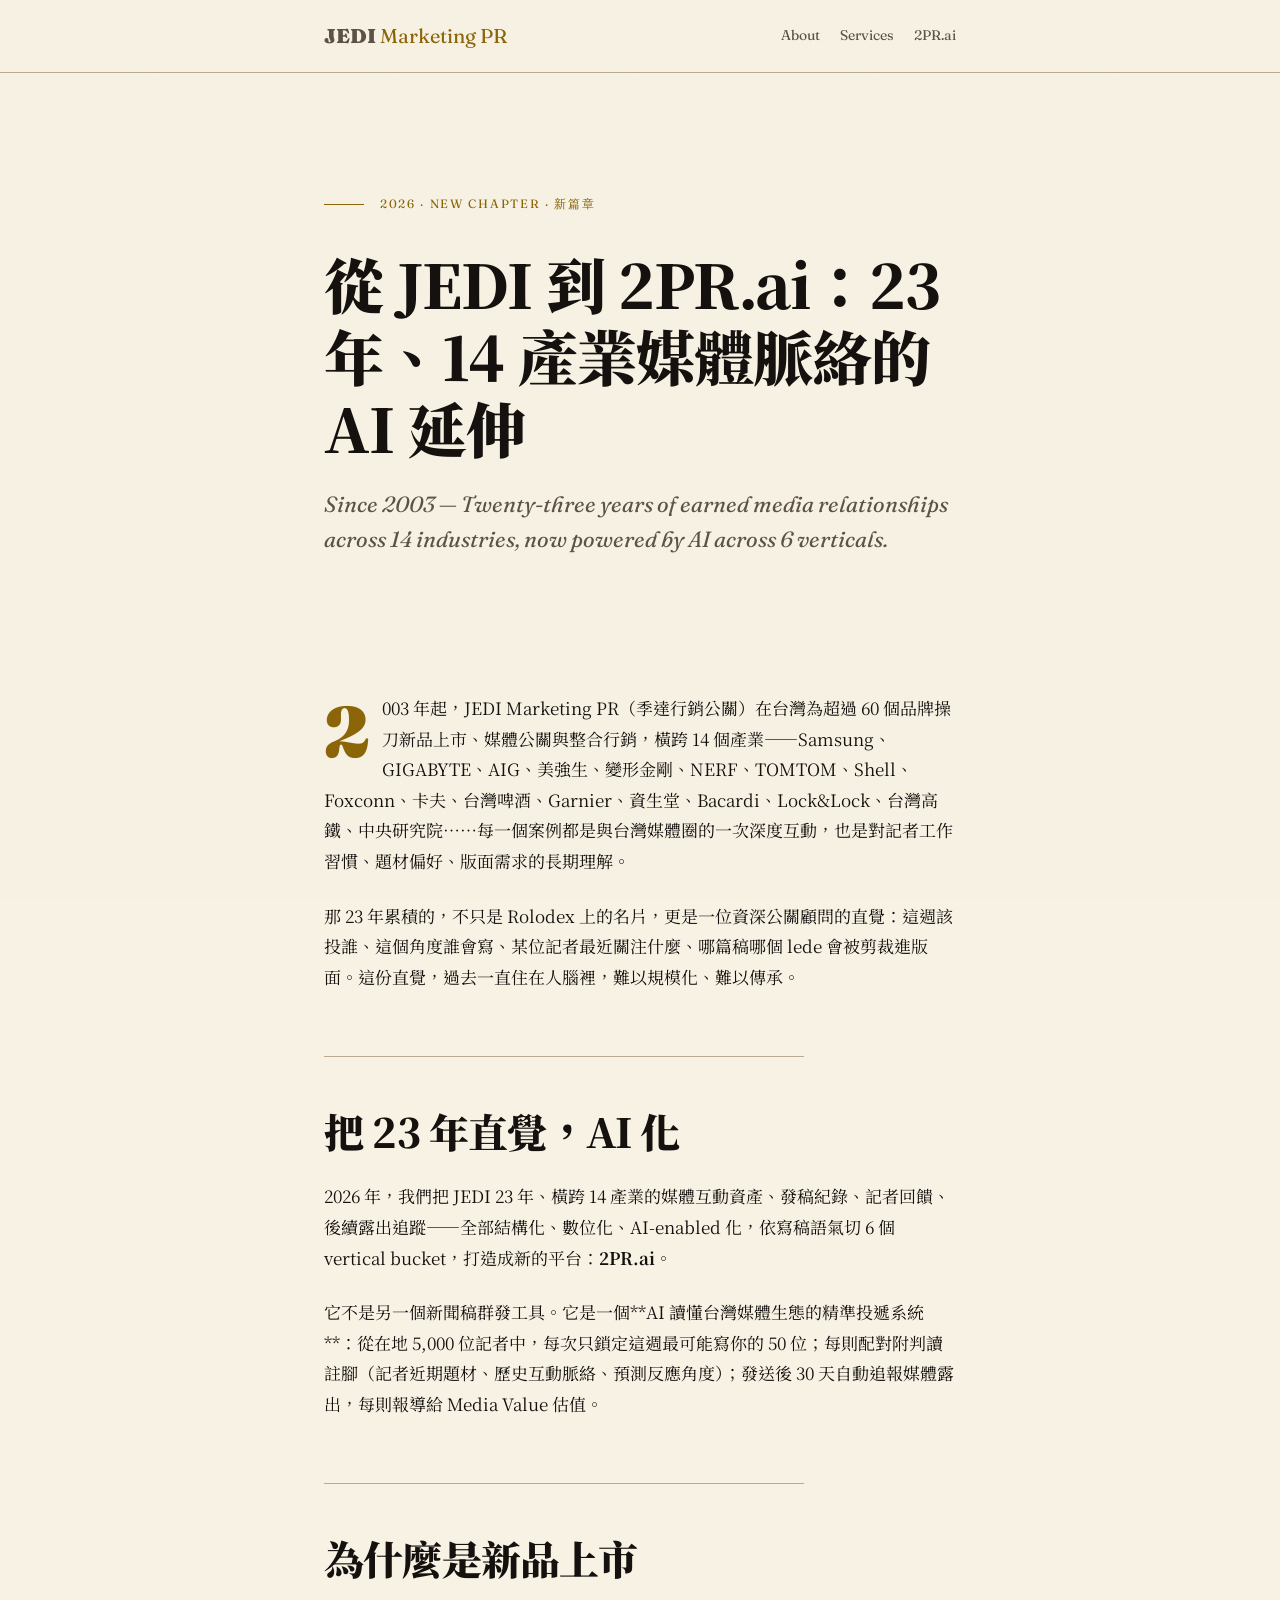
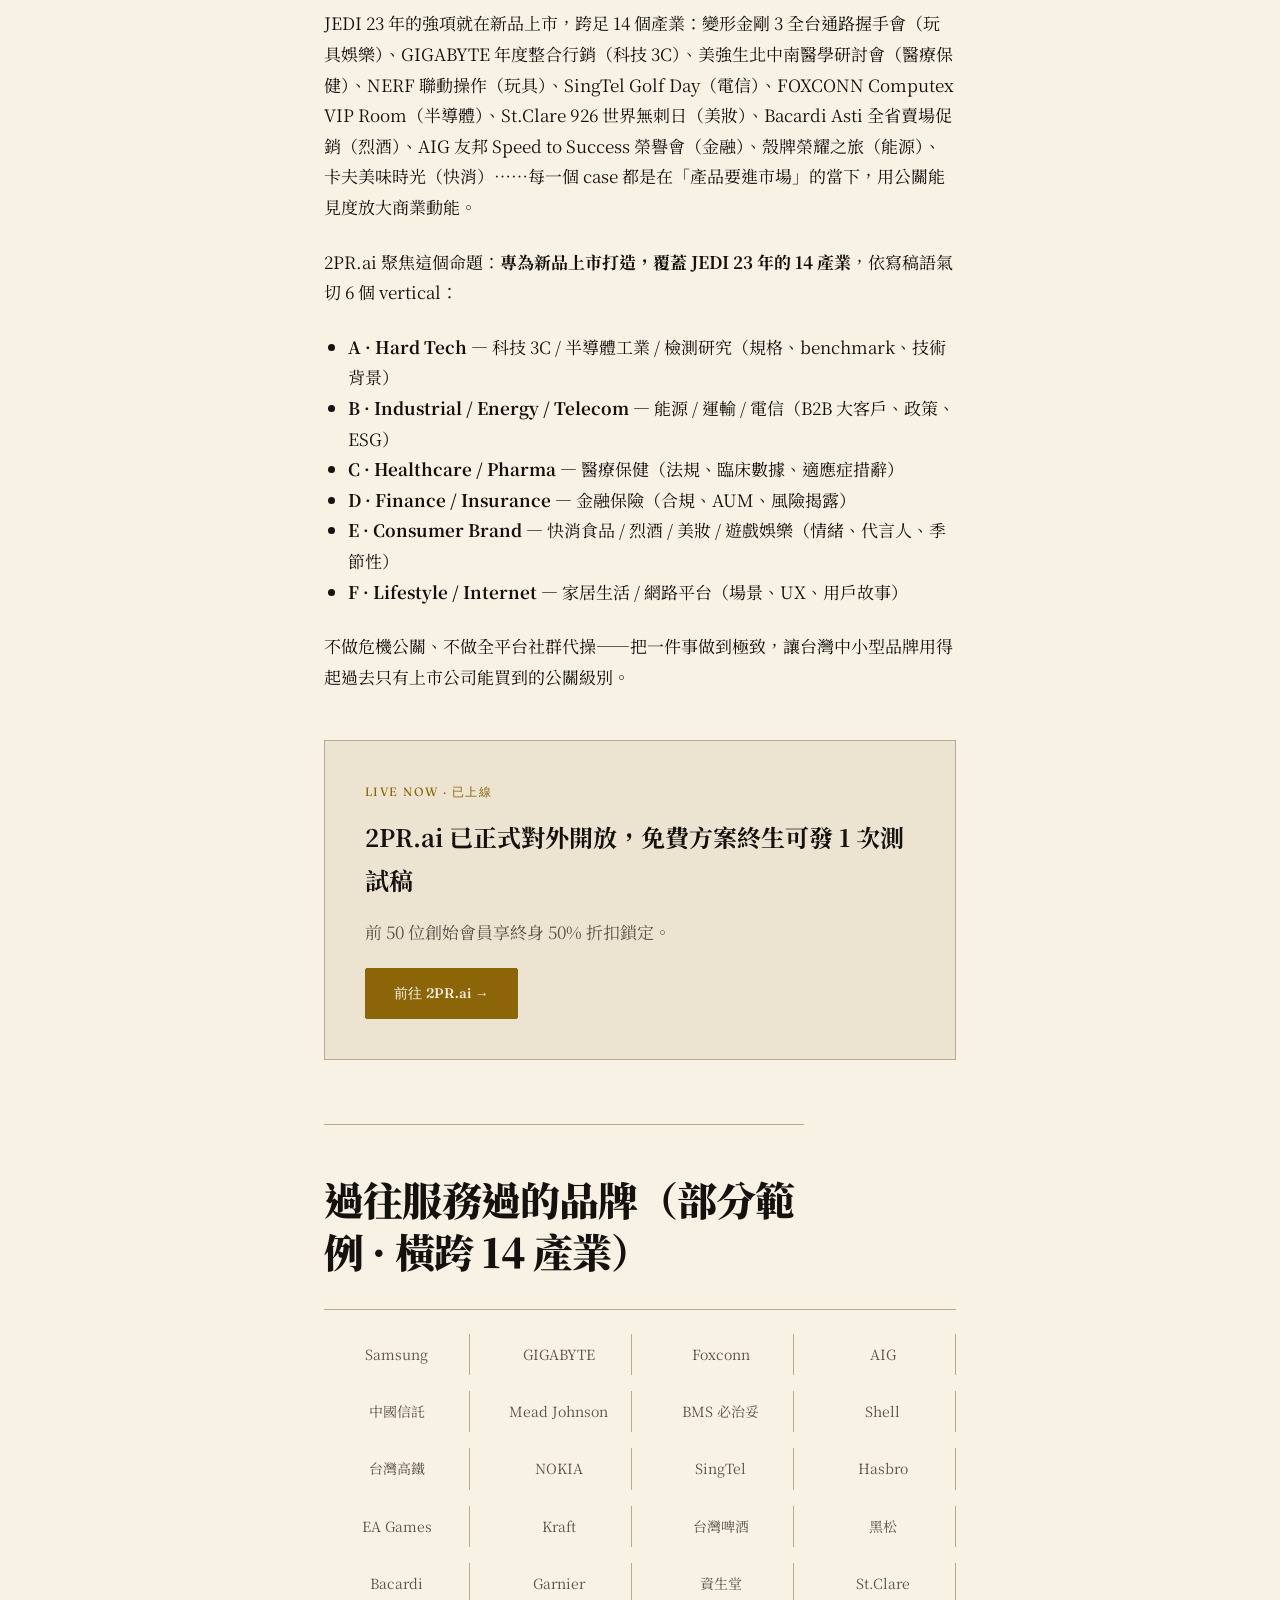
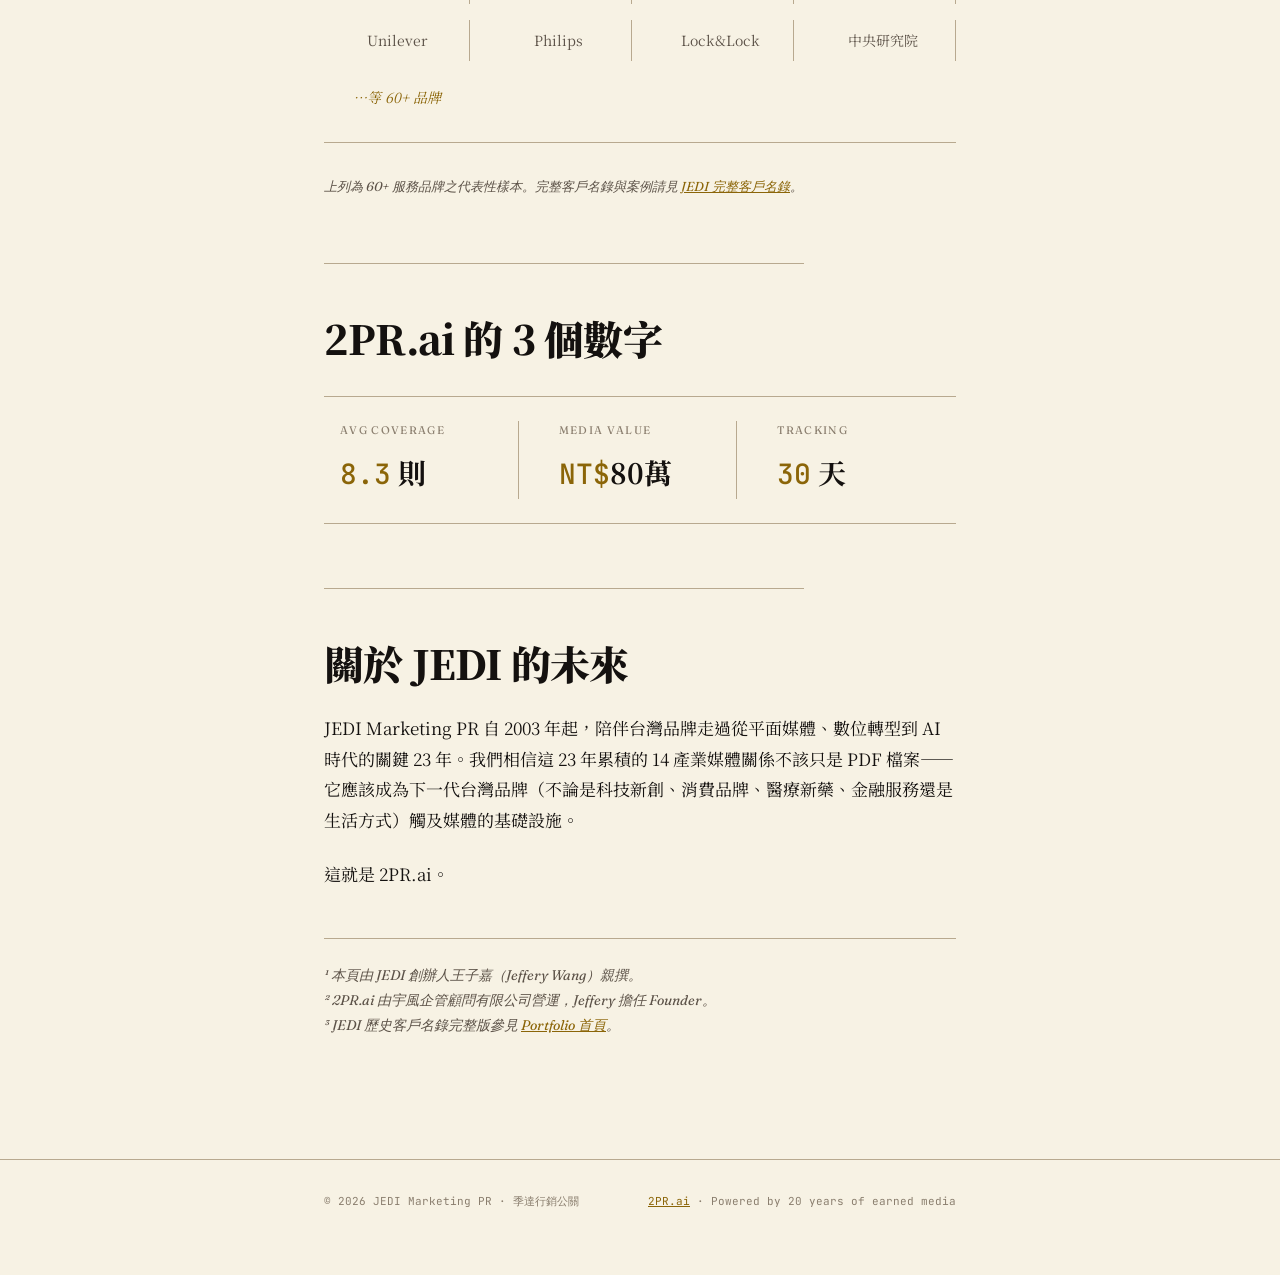
<file: 2pr.html>
<!DOCTYPE html>
<html lang="zh-Hant">
<head>
<meta charset="UTF-8">
<meta name="viewport" content="width=device-width, initial-scale=1.0">
<title>2PR.ai — JEDI Marketing PR 23 年、14 產業媒體脈絡的 AI 延伸｜季達行銷公關</title>
<meta name="description" content="2PR.ai 是 JEDI Marketing PR（季達行銷公關，2003 年起）23 年、橫跨 14 產業媒體關係的 AI-native 延伸。依 6 個 vertical 切寫稿與配對引擎（Hard Tech / Industrial / Healthcare / Finance / Consumer Brand / Lifestyle），為新品上市精準投遞。">
<link rel="canonical" href="https://jedi.net.tw/2pr.html">
<meta name="robots" content="index, follow">

<meta property="og:type" content="article">
<meta property="og:title" content="2PR.ai — JEDI 23 年、14 產業媒體脈絡的 AI 延伸">
<meta property="og:description" content="從 2003 年 JEDI Marketing PR 到 2026 年 2PR.ai。14 產業媒體脈絡 × 6 個 vertical AI 寫稿配對。">
<meta property="og:url" content="https://jedi.net.tw/2pr.html">
<meta property="og:image" content="https://2pr.ai/og-default.png">
<meta property="og:locale" content="zh_TW">

<meta name="twitter:card" content="summary_large_image">
<meta name="twitter:image" content="https://2pr.ai/og-default.png">

<script type="application/ld+json">
{
  "@context": "https://schema.org",
  "@type": "Article",
  "headline": "從 JEDI 到 2PR.ai：23 年、14 產業媒體脈絡的 AI 延伸",
  "author": { "@type": "Person", "name": "王子嘉 Jeffery Wang", "jobTitle": "JEDI Marketing PR 創辦人 / 2PR.ai Founder" },
  "publisher": { "@type": "Organization", "name": "JEDI Marketing PR", "url": "https://jedi.net.tw/" },
  "datePublished": "2026-04-16",
  "mainEntityOfPage": "https://jedi.net.tw/2pr.html",
  "about": {
    "@type": "SoftwareApplication",
    "name": "2PR.ai",
    "applicationCategory": "BusinessApplication",
    "url": "https://2pr.ai"
  }
}
</script>

<link rel="apple-touch-icon" sizes="180x180" href="apple-touch-icon.png">
<link rel="icon" type="image/png" sizes="32x32" href="favicon-32x32.png">
<link rel="icon" type="image/png" sizes="16x16" href="favicon-16x16.png">
<link rel="shortcut icon" href="favicon.ico">
<meta name="theme-color" content="#9E8FB0" media="(prefers-color-scheme: light)">
<meta name="theme-color" content="#B8A7D6" media="(prefers-color-scheme: dark)">
<link rel="preconnect" href="https://fonts.googleapis.com">
<link rel="preconnect" href="https://fonts.gstatic.com" crossorigin>
<link href="https://fonts.googleapis.com/css2?family=Noto+Serif+TC:wght@400;500;700;900&family=Noto+Sans+TC:wght@400;500;700&family=Fraunces:ital,opsz,wght@0,9..144,400;0,9..144,700;0,9..144,900;1,9..144,400&family=JetBrains+Mono:wght@400;500;700&display=swap" rel="stylesheet">

<style>
*, *::before, *::after { box-sizing: border-box; margin: 0; padding: 0; }
:root {
  --ink: #F7F2E4;
  --surface: #ECE4D0;
  --newsprint: #14110F;
  --dust: #5C5248;
  --dust-deep: #8A7E6E;
  --brass: #8B6508;
  --brass-bright: #A67810;
  --cinnabar: #A13308;
  --moss: #3A4A3F;
  --hairline: #B8A98F;
}
html { -webkit-font-smoothing: antialiased; }
body {
  font-family: "Noto Serif TC", Georgia, serif;
  background: var(--ink);
  color: var(--newsprint);
  font-size: 17px;
  line-height: 1.8;
}
body::before {
  content: '';
  position: fixed; inset: 0; z-index: 0; pointer-events: none;
  opacity: 0.03;
  background-image: url("data:image/svg+xml,%3Csvg viewBox='0 0 256 256' xmlns='http://www.w3.org/2000/svg'%3E%3Cfilter id='n'%3E%3CfeTurbulence type='fractalNoise' baseFrequency='0.9' numOctaves='3' stitchTiles='stitch'/%3E%3C/filter%3E%3Crect width='100%25' height='100%25' filter='url(%23n)'/%3E%3C/svg%3E");
  background-size: 240px;
}
.container { max-width: 760px; margin: 0 auto; padding: 0 clamp(24px, 5vw, 64px); position: relative; z-index: 1; }

nav.top {
  padding: 18px 0;
  border-bottom: 0.5px solid var(--hairline);
  font-family: "Fraunces", serif;
  font-size: 14px;
}
nav.top .container { display: flex; justify-content: space-between; align-items: center; gap: 16px; flex-wrap: wrap; }
nav.top .nav-links { display: flex; gap: 20px; align-items: center; flex-wrap: wrap; }
nav.top a { color: var(--dust); text-decoration: none; }
nav.top a:hover { color: var(--newsprint); }
.brand { font-family: "Fraunces", serif; font-weight: 900; font-size: 20px; color: var(--newsprint); text-decoration: none; white-space: nowrap; }
.brand em { font-style: normal; color: var(--brass); font-weight: 400; }

@media (max-width: 600px) {
  nav.top { padding: 14px 0; }
  nav.top .container { flex-direction: column; align-items: flex-start; gap: 10px; }
  nav.top .nav-links { gap: 16px; font-size: 13px; }
  .brand { font-size: 17px; }
  header.hero h1 { font-size: 32px !important; }
  .hero__sub { font-size: 15px !important; }
}

header.hero { padding: clamp(64px, 10vw, 120px) 0 64px; }
.kicker {
  font-family: "Fraunces", serif;
  font-size: 12px;
  letter-spacing: 0.14em;
  text-transform: uppercase;
  color: var(--brass);
  display: flex; align-items: center; gap: 16px;
  margin-bottom: 32px;
}
.kicker::before { content: ''; width: 40px; height: 0.5px; background: var(--brass); }
h1 {
  font-family: "Noto Serif TC", serif;
  font-weight: 900;
  font-size: clamp(36px, 6vw, 60px);
  line-height: 1.2;
  letter-spacing: -0.02em;
  margin-bottom: 24px;
}
.hero__sub {
  font-family: "Fraunces", serif;
  font-style: italic;
  font-size: clamp(18px, 2.4vw, 22px);
  color: var(--dust);
  line-height: 1.6;
  max-width: 50ch;
}

article { padding: 48px 0 96px; }
h2 {
  font-family: "Noto Serif TC", serif;
  font-weight: 900;
  font-size: clamp(28px, 4vw, 40px);
  line-height: 1.3;
  letter-spacing: -0.02em;
  margin: 64px 0 24px;
  border-top: 0.5px solid var(--hairline);
  padding-top: 48px;
  max-width: 20ch;
}
h3 { font-size: 22px; margin: 32px 0 12px; font-weight: 700; }
p { margin-bottom: 24px; }
p.lede::first-letter {
  font-family: "Fraunces", serif;
  font-weight: 900;
  font-size: 4.2em;
  line-height: 0.9;
  float: left;
  margin: 6px 12px 0 0;
  color: var(--brass);
}

.cta-box {
  margin: 48px 0;
  padding: 40px;
  border: 0.5px solid var(--hairline);
  background: var(--surface);
}
.cta-box__label {
  font-family: "Fraunces", serif;
  font-size: 12px;
  letter-spacing: 0.12em;
  text-transform: uppercase;
  color: var(--brass);
  margin-bottom: 12px;
}
.cta-box__title {
  font-family: "Noto Serif TC", serif;
  font-weight: 700;
  font-size: 24px;
  margin-bottom: 16px;
}
.btn {
  display: inline-flex; align-items: center; gap: 8px;
  padding: 12px 28px;
  font-family: "Fraunces", serif;
  font-weight: 500;
  font-size: 14px;
  letter-spacing: 0.02em;
  background: var(--brass);
  color: var(--ink);
  text-decoration: none;
  border-radius: 2px;
  border: 0.5px solid var(--brass);
  transition: all 200ms;
}
.btn:hover { background: var(--brass-bright); transform: translateY(-1px); }

.brands {
  display: grid;
  grid-template-columns: repeat(auto-fill, minmax(140px, 1fr));
  gap: 16px;
  margin: 32px 0;
  padding: 24px 0;
  border-top: 0.5px solid var(--hairline);
  border-bottom: 0.5px solid var(--hairline);
}
.brand-cell {
  font-family: "Noto Serif TC", serif;
  color: var(--dust);
  text-align: center;
  padding: 8px 0;
  font-size: 14px;
  border-right: 0.5px solid var(--hairline);
}
.brand-cell:last-child { border-right: none; }

.metric-row {
  display: grid;
  grid-template-columns: repeat(3, 1fr);
  gap: 24px;
  margin: 32px 0;
  padding: 24px 0;
  border-top: 0.5px solid var(--hairline);
  border-bottom: 0.5px solid var(--hairline);
}
.metric {
  padding: 0 16px;
  border-right: 0.5px solid var(--hairline);
}
.metric:last-child { border-right: none; }
.metric__label {
  font-family: "Fraunces", serif;
  font-size: 11px;
  letter-spacing: 0.12em;
  text-transform: uppercase;
  color: var(--dust-deep);
  margin-bottom: 6px;
}
.metric__value {
  font-family: "Noto Serif TC", serif;
  font-weight: 700;
  font-size: 28px;
}
.metric__value .mono {
  font-family: "JetBrains Mono", monospace;
  font-weight: 500;
  color: var(--brass);
}

.footnote {
  font-family: "Fraunces", serif;
  font-style: italic;
  font-size: 14px;
  color: var(--dust);
  padding-top: 24px;
  margin-top: 48px;
  border-top: 0.5px solid var(--hairline);
}
.footnote a { color: var(--brass); }

footer {
  padding: 32px 0 64px;
  font-family: "JetBrains Mono", monospace;
  font-size: 11px;
  color: var(--dust-deep);
  border-top: 0.5px solid var(--hairline);
}
footer .container { display: flex; justify-content: space-between; flex-wrap: wrap; gap: 16px; }

@media (max-width: 720px) {
  .brands { grid-template-columns: repeat(2, 1fr); }
  .metric-row { grid-template-columns: 1fr; }
  .metric { border-right: none; border-bottom: 0.5px solid var(--hairline); padding: 12px 0; }
  .metric:last-child { border-bottom: none; }
}
</style>
</head>
<body>

<nav class="top">
  <div class="container">
    <a href="/" class="brand">JEDI <em>Marketing PR</em></a>
    <div class="nav-links">
      <a href="/about.html">About</a>
      <a href="/services.html">Services</a>
      <a href="/2pr.html">2PR.ai</a>
    </div>
  </div>
</nav>

<header class="hero">
  <div class="container">
    <div class="kicker">2026 · New Chapter · 新篇章</div>
    <h1>從 JEDI 到 2PR.ai：23 年、14 產業媒體脈絡的 AI 延伸</h1>
    <p class="hero__sub">Since 2003 — Twenty-three years of earned media relationships across 14 industries, now powered by AI across 6 verticals.</p>
  </div>
</header>

<article>
  <div class="container">
    <p class="lede">
      2003 年起，JEDI Marketing PR（季達行銷公關）在台灣為超過 60 個品牌操刀新品上市、媒體公關與整合行銷，橫跨 14 個產業——Samsung、GIGABYTE、AIG、美強生、變形金剛、NERF、TOMTOM、Shell、Foxconn、卡夫、台灣啤酒、Garnier、資生堂、Bacardi、Lock&amp;Lock、台灣高鐵、中央研究院……每一個案例都是與台灣媒體圈的一次深度互動，也是對記者工作習慣、題材偏好、版面需求的長期理解。
    </p>

    <p>
      那 23 年累積的，不只是 Rolodex 上的名片，更是一位資深公關顧問的直覺：這週該投誰、這個角度誰會寫、某位記者最近關注什麼、哪篇稿哪個 lede 會被剪裁進版面。這份直覺，過去一直住在人腦裡，難以規模化、難以傳承。
    </p>

    <h2>把 23 年直覺，AI 化</h2>

    <p>
      2026 年，我們把 JEDI 23 年、橫跨 14 產業的媒體互動資產、發稿紀錄、記者回饋、後續露出追蹤——全部結構化、數位化、AI-enabled 化，依寫稿語氣切 6 個 vertical bucket，打造成新的平台：<strong>2PR.ai</strong>。
    </p>

    <p>
      它不是另一個新聞稿群發工具。它是一個**AI 讀懂台灣媒體生態的精準投遞系統**：從在地 5,000 位記者中，每次只鎖定這週最可能寫你的 50 位；每則配對附判讀註腳（記者近期題材、歷史互動脈絡、預測反應角度）；發送後 30 天自動追報媒體露出，每則報導給 Media Value 估值。
    </p>

    <h2>為什麼是新品上市</h2>

    <p>
      JEDI 23 年的強項就在新品上市，跨足 14 個產業：變形金剛 3 全台通路握手會（玩具娛樂）、GIGABYTE 年度整合行銷（科技 3C）、美強生北中南醫學研討會（醫療保健）、NERF 聯動操作（玩具）、SingTel Golf Day（電信）、FOXCONN Computex VIP Room（半導體）、St.Clare 926 世界無刺日（美妝）、Bacardi Asti 全省賣場促銷（烈酒）、AIG 友邦 Speed to Success 榮譽會（金融）、殼牌榮耀之旅（能源）、卡夫美味時光（快消）……每一個 case 都是在「產品要進市場」的當下，用公關能見度放大商業動能。
    </p>

    <p>
      2PR.ai 聚焦這個命題：<strong>專為新品上市打造，覆蓋 JEDI 23 年的 14 產業</strong>，依寫稿語氣切 6 個 vertical：
    </p>
    <ul style="margin: 16px 0 24px 24px; line-height: 1.8;">
      <li><strong>A · Hard Tech</strong> — 科技 3C / 半導體工業 / 檢測研究（規格、benchmark、技術背景）</li>
      <li><strong>B · Industrial / Energy / Telecom</strong> — 能源 / 運輸 / 電信（B2B 大客戶、政策、ESG）</li>
      <li><strong>C · Healthcare / Pharma</strong> — 醫療保健（法規、臨床數據、適應症措辭）</li>
      <li><strong>D · Finance / Insurance</strong> — 金融保險（合規、AUM、風險揭露）</li>
      <li><strong>E · Consumer Brand</strong> — 快消食品 / 烈酒 / 美妝 / 遊戲娛樂（情緒、代言人、季節性）</li>
      <li><strong>F · Lifestyle / Internet</strong> — 家居生活 / 網路平台（場景、UX、用戶故事）</li>
    </ul>
    <p>
      不做危機公關、不做全平台社群代操——把一件事做到極致，讓台灣中小型品牌用得起過去只有上市公司能買到的公關級別。
    </p>

    <div class="cta-box">
      <div class="cta-box__label">Live now · 已上線</div>
      <div class="cta-box__title">2PR.ai 已正式對外開放，免費方案終生可發 1 次測試稿</div>
      <p style="color: var(--dust); margin-bottom: 20px;">
        前 50 位創始會員享終身 50% 折扣鎖定。
      </p>
      <a href="https://2pr.ai/" class="btn">前往 2PR.ai →</a>
    </div>

    <h2>過往服務過的品牌（部分範例 · 橫跨 14 產業）</h2>
    <div class="brands">
      <div class="brand-cell">Samsung</div>
      <div class="brand-cell">GIGABYTE</div>
      <div class="brand-cell">Foxconn</div>
      <div class="brand-cell">AIG</div>
      <div class="brand-cell">中國信託</div>
      <div class="brand-cell">Mead Johnson</div>
      <div class="brand-cell">BMS 必治妥</div>
      <div class="brand-cell">Shell</div>
      <div class="brand-cell">台灣高鐵</div>
      <div class="brand-cell">NOKIA</div>
      <div class="brand-cell">SingTel</div>
      <div class="brand-cell">Hasbro</div>
      <div class="brand-cell">EA Games</div>
      <div class="brand-cell">Kraft</div>
      <div class="brand-cell">台灣啤酒</div>
      <div class="brand-cell">黑松</div>
      <div class="brand-cell">Bacardi</div>
      <div class="brand-cell">Garnier</div>
      <div class="brand-cell">資生堂</div>
      <div class="brand-cell">St.Clare</div>
      <div class="brand-cell">Unilever</div>
      <div class="brand-cell">Philips</div>
      <div class="brand-cell">Lock&amp;Lock</div>
      <div class="brand-cell">中央研究院</div>
      <div class="brand-cell" style="color:var(--brass); font-style:italic;">…等 60+ 品牌</div>
    </div>
    <p style="margin-top:16px; font-family:'Fraunces',serif; font-style:italic; font-size:13px; color:var(--dust);">
      上列為 60+ 服務品牌之代表性樣本。完整客戶名錄與案例請見 <a href="index.html#clients" style="color:var(--brass);">JEDI 完整客戶名錄</a>。
    </p>

    <h2>2PR.ai 的 3 個數字</h2>
    <div class="metric-row">
      <div class="metric">
        <div class="metric__label">Avg Coverage</div>
        <div class="metric__value"><span class="mono">8.3</span> 則</div>
      </div>
      <div class="metric">
        <div class="metric__label">Media Value</div>
        <div class="metric__value"><span class="mono">NT$</span>80萬</div>
      </div>
      <div class="metric">
        <div class="metric__label">Tracking</div>
        <div class="metric__value"><span class="mono">30</span> 天</div>
      </div>
    </div>

    <h2>關於 JEDI 的未來</h2>

    <p>
      JEDI Marketing PR 自 2003 年起，陪伴台灣品牌走過從平面媒體、數位轉型到 AI 時代的關鍵 23 年。我們相信這 23 年累積的 14 產業媒體關係不該只是 PDF 檔案——它應該成為下一代台灣品牌（不論是科技新創、消費品牌、醫療新藥、金融服務還是生活方式）觸及媒體的基礎設施。
    </p>

    <p>
      這就是 2PR.ai。
    </p>

    <p class="footnote">
      ¹ 本頁由 JEDI 創辦人王子嘉（Jeffery Wang）親撰。
      <br>² 2PR.ai 由宇風企管顧問有限公司營運，Jeffery 擔任 Founder。
      <br>³ JEDI 歷史客戶名錄完整版參見 <a href="index.html">Portfolio 首頁</a>。
    </p>
  </div>
</article>

<footer>
  <div class="container">
    <span>© 2026 JEDI Marketing PR · 季達行銷公關</span>
    <span><a href="https://2pr.ai/" style="color: var(--brass);">2PR.ai</a> · Powered by 20 years of earned media</span>
  </div>
</footer>

</body>
</html>
</file>
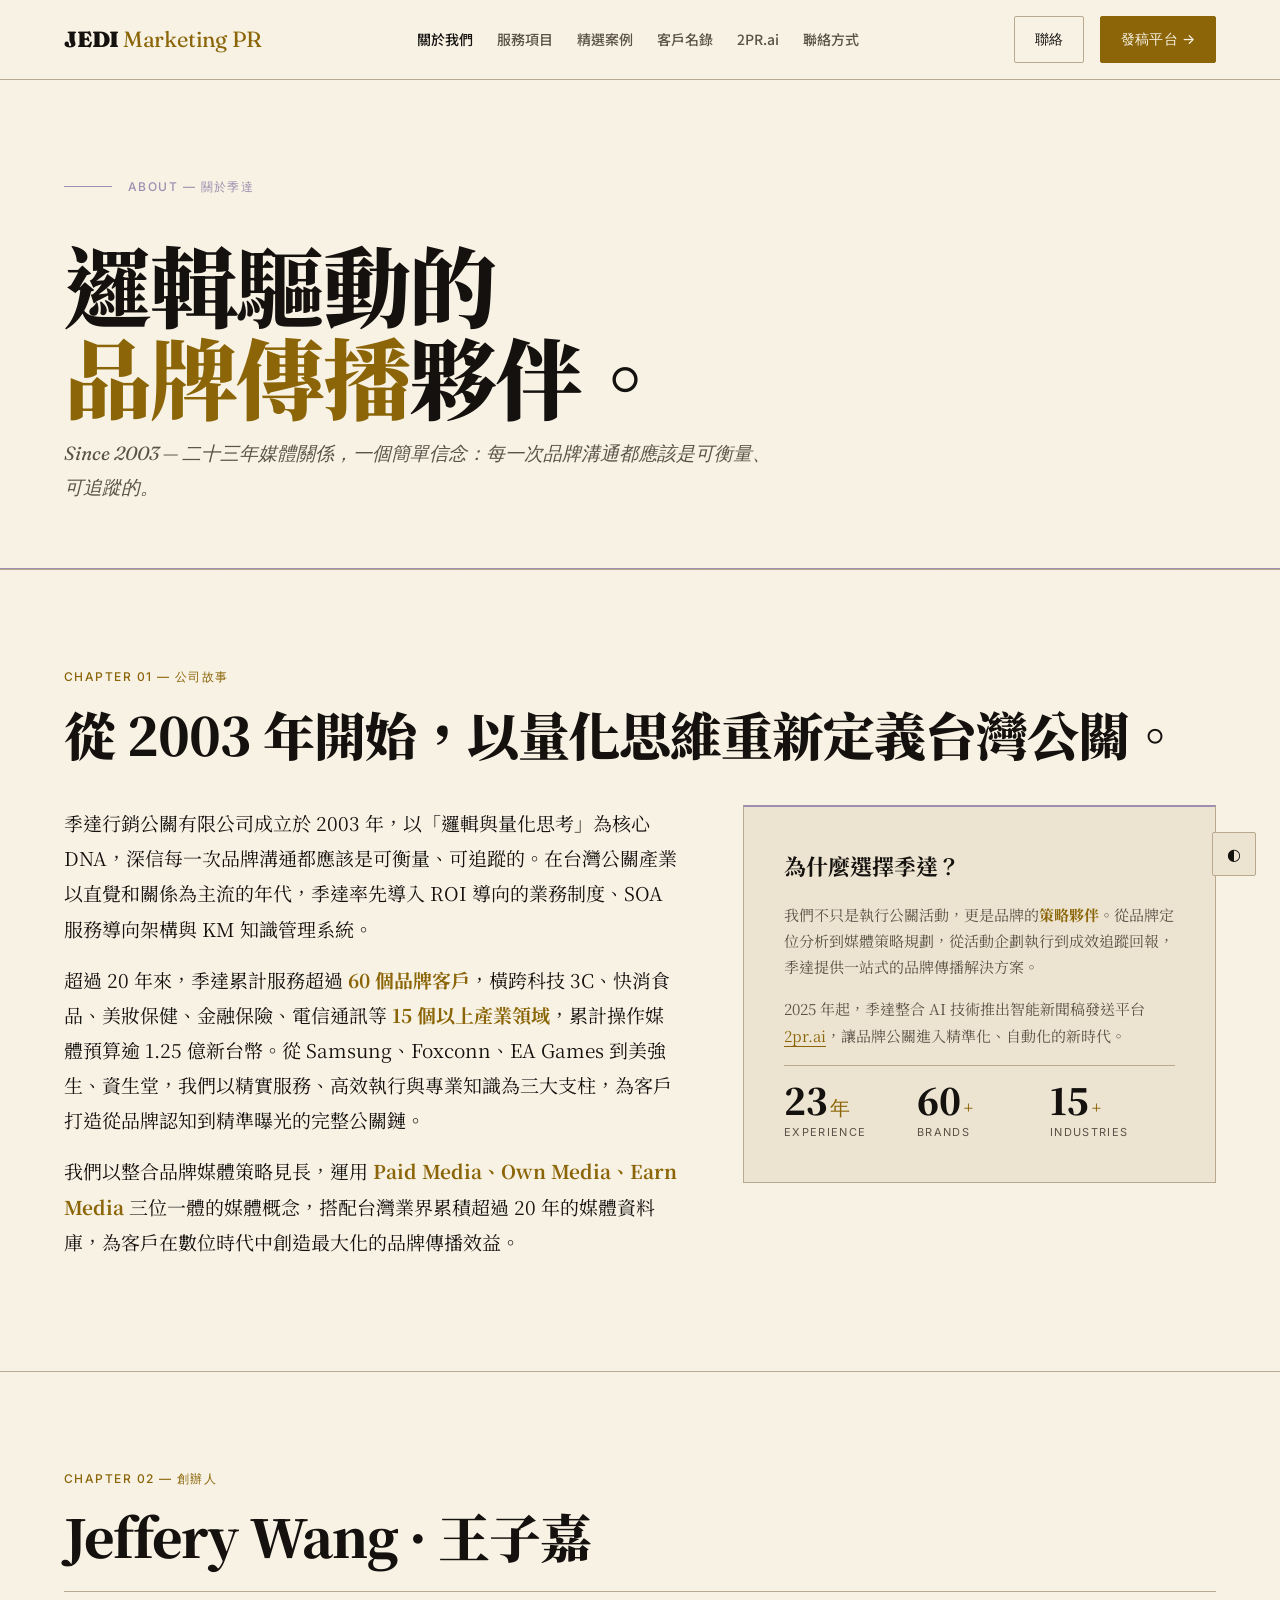
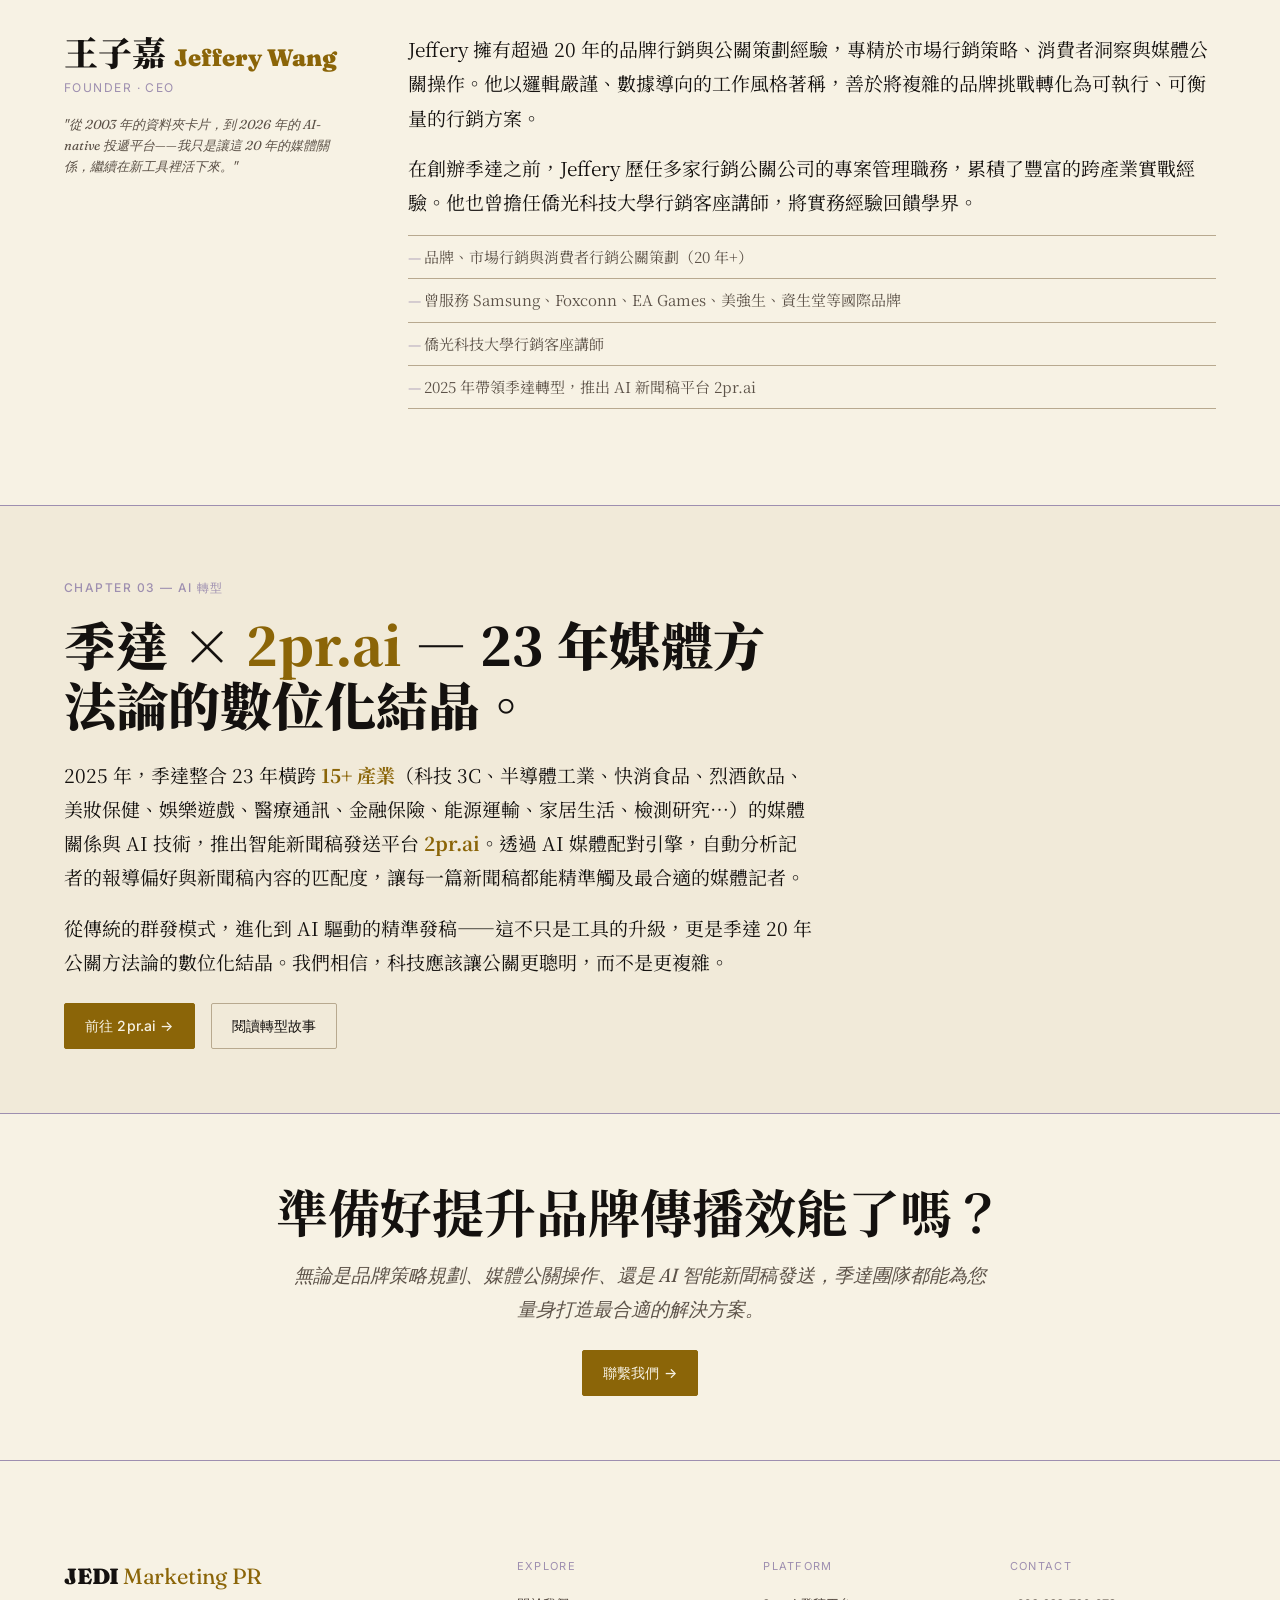
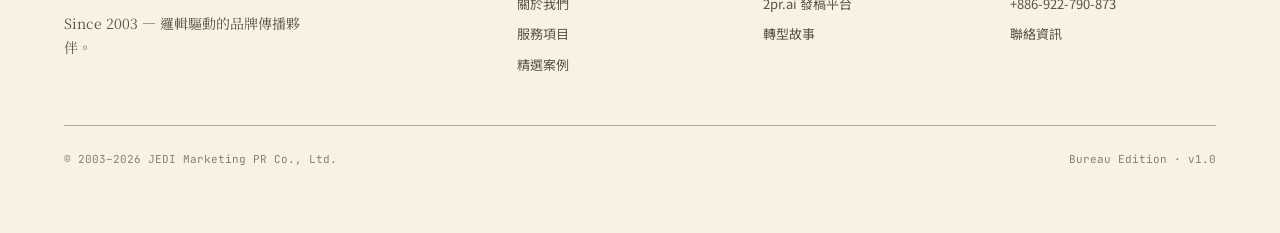
<file: about.html>
<!DOCTYPE html>
<html lang="zh-Hant">
<head>
<meta charset="UTF-8">
<meta name="viewport" content="width=device-width, initial-scale=1.0">
<title>關於季達 About JEDI Marketing PR｜Since 2003 — 邏輯驅動的品牌傳播夥伴</title>
<meta name="description" content="季達行銷公關成立於 2003 年，以「邏輯與量化思考」為核心 DNA。服務超過 60 個品牌客戶，2025 年推出 AI 新聞稿平台 2pr.ai。創辦人 Jeffery Wang 王子嘉。">
<link rel="canonical" href="https://jedi.net.tw/about.html">

<meta property="og:type" content="website">
<meta property="og:title" content="關於季達｜JEDI Marketing PR Since 2003">
<meta property="og:description" content="邏輯驅動的品牌傳播夥伴。60+ 品牌、15+ 產業、23 年媒體關係。2pr.ai 創辦者。">
<meta property="og:url" content="https://jedi.net.tw/about.html">
<meta property="og:locale" content="zh_TW">

<link rel="apple-touch-icon" sizes="180x180" href="apple-touch-icon.png">
<link rel="icon" type="image/png" sizes="32x32" href="favicon-32x32.png">
<link rel="icon" type="image/png" sizes="16x16" href="favicon-16x16.png">
<link rel="manifest" href="site.webmanifest">
<link rel="shortcut icon" href="favicon.ico">
<meta name="theme-color" content="#9E8FB0" media="(prefers-color-scheme: light)">
<meta name="theme-color" content="#B8A7D6" media="(prefers-color-scheme: dark)">
<link rel="preconnect" href="https://fonts.googleapis.com">
<link rel="preconnect" href="https://fonts.gstatic.com" crossorigin>
<link href="https://fonts.googleapis.com/css2?family=Noto+Serif+TC:wght@400;500;700;900&family=Noto+Sans+TC:wght@400;500;700&family=Inter:wght@400;500;600&family=Fraunces:ital,opsz,wght@0,9..144,400;0,9..144,700;0,9..144,900;1,9..144,400&family=JetBrains+Mono:wght@400;500;700&display=swap" rel="stylesheet">
<link rel="stylesheet" href="/_assets/bureau.css">

<style>
  .page-hero {
    padding: clamp(var(--s-2xl), 10vw, var(--s-3xl)) 0 var(--s-2xl);
    border-bottom: 0.5px solid var(--lavender);
  }
  .page-hero h1 {
    font-family: var(--font-serif-tc);
    font-weight: 900;
    font-size: var(--t-hero);
    line-height: 1.05;
    letter-spacing: -0.02em;
    color: var(--newsprint);
    margin-bottom: var(--s-md);
    max-width: 20ch;
  }
  .page-hero h1 em { font-style: normal; color: var(--brass); }
  .page-hero .sub {
    font-family: var(--font-serif-en);
    font-style: italic;
    font-size: var(--t-body-lg);
    color: var(--dust);
    max-width: 60ch;
  }

  .about-story {
    display: grid;
    grid-template-columns: 1.3fr 1fr;
    gap: var(--s-2xl);
    align-items: start;
    margin-top: var(--s-xl);
  }
  .about-story p {
    font-family: var(--font-serif-tc);
    font-size: var(--t-body-lg);
    line-height: 1.85;
    color: var(--newsprint);
    margin-bottom: var(--s-md);
  }
  .about-story p strong { color: var(--brass); font-weight: 700; }
  .highlight-card {
    padding: var(--s-xl);
    border: 0.5px solid var(--hairline);
    border-top: 2px solid var(--lavender);
    background: var(--surface);
  }
  .highlight-card h3 {
    font-family: var(--font-serif-tc);
    font-weight: 700;
    font-size: var(--t-h3);
    color: var(--newsprint);
    margin-bottom: var(--s-md);
  }
  .highlight-card p {
    font-family: var(--font-serif-tc);
    font-size: 15px;
    line-height: 1.75;
    color: var(--dust);
    margin-bottom: var(--s-md);
  }
  .highlight-card a { color: var(--brass); border-bottom: 0.5px solid var(--brass); }
  .stats {
    display: grid;
    grid-template-columns: repeat(3, 1fr);
    padding-top: var(--s-md);
    border-top: 0.5px solid var(--hairline);
    margin-top: var(--s-md);
    gap: var(--s-sm);
  }
  .stats .n {
    font-family: var(--font-serif-tc);
    font-weight: 900;
    font-size: clamp(24px, 3.6vw, 36px);
    color: var(--newsprint);
    line-height: 1;
  }
  .stats .n em {
    font-style: normal;
    color: var(--brass);
    font-family: var(--font-serif-en);
    font-size: 0.55em;
    font-weight: 400;
    margin-left: 2px;
  }
  .stats .l {
    font-family: var(--font-sans-en);
    font-size: var(--t-micro);
    letter-spacing: 0.12em;
    text-transform: uppercase;
    color: var(--dust);
    margin-top: 4px;
  }
  @media (max-width: 880px) {
    .about-story { grid-template-columns: 1fr; }
  }

  /* Founder */
  .founder {
    display: grid;
    grid-template-columns: 280px 1fr;
    gap: var(--s-2xl);
    padding-top: var(--s-xl);
    border-top: 0.5px solid var(--hairline);
    align-items: start;
  }
  .founder__meta .name {
    font-family: var(--font-serif-tc);
    font-weight: 900;
    font-size: var(--t-h2);
    color: var(--newsprint);
    line-height: 1.2;
  }
  .founder__meta .name em { font-style: normal; color: var(--brass); font-family: var(--font-serif-en); font-size: 0.7em; }
  .founder__meta .role {
    font-family: var(--font-sans-en);
    font-size: var(--t-caps);
    letter-spacing: 0.12em;
    text-transform: uppercase;
    color: var(--lavender);
    margin-top: var(--s-xs);
  }
  .founder__prose p {
    font-family: var(--font-serif-tc);
    font-size: var(--t-body-lg);
    line-height: 1.8;
    color: var(--newsprint);
    margin-bottom: var(--s-md);
  }
  .exp-list {
    list-style: none;
    padding: 0;
    margin-top: var(--s-md);
    border-top: 0.5px solid var(--hairline);
  }
  .exp-list li {
    font-family: var(--font-serif-tc);
    font-size: 15px;
    color: var(--dust);
    padding: var(--s-sm) 0;
    border-bottom: 0.5px solid var(--hairline);
    padding-left: var(--s-md);
    position: relative;
  }
  .exp-list li::before {
    content: "—";
    position: absolute;
    left: 0;
    color: var(--lavender);
  }
  @media (max-width: 880px) {
    .founder { grid-template-columns: 1fr; }
  }

  /* AI transform band */
  .ai-band {
    padding: var(--s-2xl) 0;
    border-top: 0.5px solid var(--lavender);
    border-bottom: 0.5px solid var(--lavender);
    background: color-mix(in srgb, var(--surface) 50%, transparent);
  }
  .ai-band h3 {
    font-family: var(--font-serif-tc);
    font-weight: 900;
    font-size: var(--t-display);
    color: var(--newsprint);
    max-width: 22ch;
    margin-bottom: var(--s-lg);
    line-height: 1.15;
  }
  .ai-band h3 em { font-style: normal; color: var(--brass); }
  .ai-band p {
    font-family: var(--font-serif-tc);
    font-size: var(--t-body-lg);
    line-height: 1.8;
    color: var(--newsprint);
    margin-bottom: var(--s-md);
    max-width: 68ch;
  }
  .ai-band p strong { color: var(--brass); font-weight: 700; }

  /* CTA */
  .cta-band {
    padding: var(--s-2xl) 0;
    text-align: center;
  }
  .cta-band h2 {
    font-family: var(--font-serif-tc);
    font-weight: 700;
    font-size: var(--t-display);
    color: var(--newsprint);
    margin-bottom: var(--s-md);
    line-height: 1.25;
  }
  .cta-band p {
    font-family: var(--font-serif-en);
    font-style: italic;
    font-size: var(--t-body-lg);
    color: var(--dust);
    max-width: 58ch;
    margin: 0 auto var(--s-lg);
  }
</style>

<script>
  try {
    var t = localStorage.getItem("jedi-theme");
    if (t === "light" || t === "dark") document.documentElement.setAttribute("data-theme", t);
  } catch (e) {}
</script>
</head>
<body>

<!-- NAV -->
<nav class="nav">
  <div class="nav__inner">
    <a href="/" class="logo">JEDI <em>Marketing PR</em></a>
    <button class="nav__toggle" id="navToggle" aria-label="Menu" aria-expanded="false">≡</button>
    <div class="nav__menu" id="navMenu">
      <a href="about.html" class="active">關於我們</a>
      <a href="services.html">服務項目</a>
      <a href="index.html#cases">精選案例</a>
      <a href="index.html#clients">客戶名錄</a>
      <a href="2pr.html">2PR.ai</a>
      <a href="contact.html">聯絡方式</a>
    </div>
    <div class="nav__cta">
      <a href="contact.html" class="btn btn--ghost">聯絡</a>
      <a href="https://2pr.ai" class="btn btn--primary" target="_blank" rel="noopener">發稿平台 →</a>
    </div>
  </div>
</nav>

<!-- PAGE HERO -->
<section class="page-hero">
  <div class="container">
    <div class="hero__kicker">
      <span class="small-caps small-caps--lavender">About — 關於季達</span>
    </div>
    <h1>邏輯驅動的<br><em>品牌傳播</em>夥伴。</h1>
    <p class="sub">Since 2003 — 二十三年媒體關係，一個簡單信念：每一次品牌溝通都應該是可衡量、可追蹤的。</p>
  </div>
</section>

<!-- STORY -->
<section class="section">
  <div class="container">
    <span class="small-caps section__label">Chapter 01 — 公司故事</span>
    <h2 class="section__title">從 2003 年開始，以量化思維重新定義台灣公關。</h2>

    <div class="about-story">
      <div>
        <p>季達行銷公關有限公司成立於 2003 年，以「邏輯與量化思考」為核心 DNA，深信每一次品牌溝通都應該是可衡量、可追蹤的。在台灣公關產業以直覺和關係為主流的年代，季達率先導入 ROI 導向的業務制度、SOA 服務導向架構與 KM 知識管理系統。</p>
        <p>超過 20 年來，季達累計服務超過 <strong>60 個品牌客戶</strong>，橫跨科技 3C、快消食品、美妝保健、金融保險、電信通訊等 <strong>15 個以上產業領域</strong>，累計操作媒體預算逾 1.25 億新台幣。從 Samsung、Foxconn、EA Games 到美強生、資生堂，我們以精實服務、高效執行與專業知識為三大支柱，為客戶打造從品牌認知到精準曝光的完整公關鏈。</p>
        <p>我們以整合品牌媒體策略見長，運用 <strong>Paid Media、Own Media、Earn Media</strong> 三位一體的媒體概念，搭配台灣業界累積超過 20 年的媒體資料庫，為客戶在數位時代中創造最大化的品牌傳播效益。</p>
      </div>
      <aside class="highlight-card">
        <h3>為什麼選擇季達？</h3>
        <p>我們不只是執行公關活動，更是品牌的<strong>策略夥伴</strong>。從品牌定位分析到媒體策略規劃，從活動企劃執行到成效追蹤回報，季達提供一站式的品牌傳播解決方案。</p>
        <p>2025 年起，季達整合 AI 技術推出智能新聞稿發送平台 <a href="https://2pr.ai" target="_blank" rel="noopener">2pr.ai</a>，讓品牌公關進入精準化、自動化的新時代。</p>
        <div class="stats">
          <div>
            <div class="n">23<em>年</em></div>
            <div class="l">Experience</div>
          </div>
          <div>
            <div class="n">60<em>+</em></div>
            <div class="l">Brands</div>
          </div>
          <div>
            <div class="n">15<em>+</em></div>
            <div class="l">Industries</div>
          </div>
        </div>
      </aside>
    </div>
  </div>
</section>

<!-- JEFFERY -->
<section class="section">
  <div class="container">
    <span class="small-caps section__label">Chapter 02 — 創辦人</span>
    <h2 class="section__title">Jeffery Wang · 王子嘉</h2>

    <div class="founder">
      <div class="founder__meta">
        <div class="name">王子嘉 <em>Jeffery Wang</em></div>
        <div class="role">Founder · CEO</div>
        <p style="font-family: var(--font-serif-en); font-style: italic; color: var(--dust); margin-top: var(--s-md); line-height: 1.6; font-size: var(--t-meta);">"從 2003 年的資料夾卡片，到 2026 年的 AI-native 投遞平台——我只是讓這 20 年的媒體關係，繼續在新工具裡活下來。"</p>
      </div>
      <div class="founder__prose">
        <p>Jeffery 擁有超過 20 年的品牌行銷與公關策劃經驗，專精於市場行銷策略、消費者洞察與媒體公關操作。他以邏輯嚴謹、數據導向的工作風格著稱，善於將複雜的品牌挑戰轉化為可執行、可衡量的行銷方案。</p>
        <p>在創辦季達之前，Jeffery 歷任多家行銷公關公司的專案管理職務，累積了豐富的跨產業實戰經驗。他也曾擔任僑光科技大學行銷客座講師，將實務經驗回饋學界。</p>
        <ul class="exp-list">
          <li>品牌、市場行銷與消費者行銷公關策劃（20 年+）</li>
          <li>曾服務 Samsung、Foxconn、EA Games、美強生、資生堂等國際品牌</li>
          <li>僑光科技大學行銷客座講師</li>
          <li>2025 年帶領季達轉型，推出 AI 新聞稿平台 2pr.ai</li>
        </ul>
      </div>
    </div>
  </div>
</section>

<!-- AI TRANSFORMATION -->
<section class="ai-band">
  <div class="container">
    <span class="small-caps small-caps--lavender" style="margin-bottom: var(--s-md); display: inline-block;">Chapter 03 — AI 轉型</span>
    <h3>季達 × <em>2pr.ai</em> — 23 年媒體方法論的數位化結晶。</h3>
    <p>2025 年，季達整合 23 年橫跨 <strong>15+ 產業</strong>（科技 3C、半導體工業、快消食品、烈酒飲品、美妝保健、娛樂遊戲、醫療通訊、金融保險、能源運輸、家居生活、檢測研究…）的媒體關係與 AI 技術，推出智能新聞稿發送平台 <strong>2pr.ai</strong>。透過 AI 媒體配對引擎，自動分析記者的報導偏好與新聞稿內容的匹配度，讓每一篇新聞稿都能精準觸及最合適的媒體記者。</p>
    <p>從傳統的群發模式，進化到 AI 驅動的精準發稿——這不只是工具的升級，更是季達 20 年公關方法論的數位化結晶。我們相信，科技應該讓公關更聰明，而不是更複雜。</p>
    <div style="margin-top: var(--s-lg); display: flex; gap: var(--s-md); flex-wrap: wrap;">
      <a href="https://2pr.ai" target="_blank" rel="noopener" class="btn btn--primary">前往 2pr.ai →</a>
      <a href="2pr.html" class="btn btn--ghost">閱讀轉型故事</a>
    </div>
  </div>
</section>

<!-- CTA -->
<section class="cta-band">
  <div class="container">
    <h2>準備好提升品牌傳播效能了嗎？</h2>
    <p>無論是品牌策略規劃、媒體公關操作、還是 AI 智能新聞稿發送，季達團隊都能為您量身打造最合適的解決方案。</p>
    <a href="contact.html" class="btn btn--primary">聯繫我們 →</a>
  </div>
</section>

<!-- FOOTER -->
<footer class="footer">
  <div class="container">
    <div class="footer__row">
      <div>
        <a href="/" class="logo">JEDI <em>Marketing PR</em></a>
        <p class="footer__tagline">Since 2003 — 邏輯驅動的品牌傳播夥伴。</p>
      </div>
      <div class="footer__col">
        <div class="footer__h">Explore</div>
        <a href="about.html">關於我們</a>
        <a href="services.html">服務項目</a>
        <a href="index.html#cases">精選案例</a>
      </div>
      <div class="footer__col">
        <div class="footer__h">Platform</div>
        <a href="https://2pr.ai" target="_blank" rel="noopener">2pr.ai 發稿平台</a>
        <a href="2pr.html">轉型故事</a>
      </div>
      <div class="footer__col">
        <div class="footer__h">Contact</div>
        <a href="tel:+886922790873">+886-922-790-873</a>
        <a href="contact.html">聯絡資訊</a>
      </div>
    </div>
    <div class="footer__bottom">
      <span>© 2003–2026 JEDI Marketing PR Co., Ltd.</span>
      <span>Bureau Edition · v1.0</span>
    </div>
  </div>
</footer>

<button class="theme-toggle" id="themeToggle" aria-label="Toggle theme">◐</button>

<script src="/_assets/theme.js"></script>

</body>
</html>
</file>
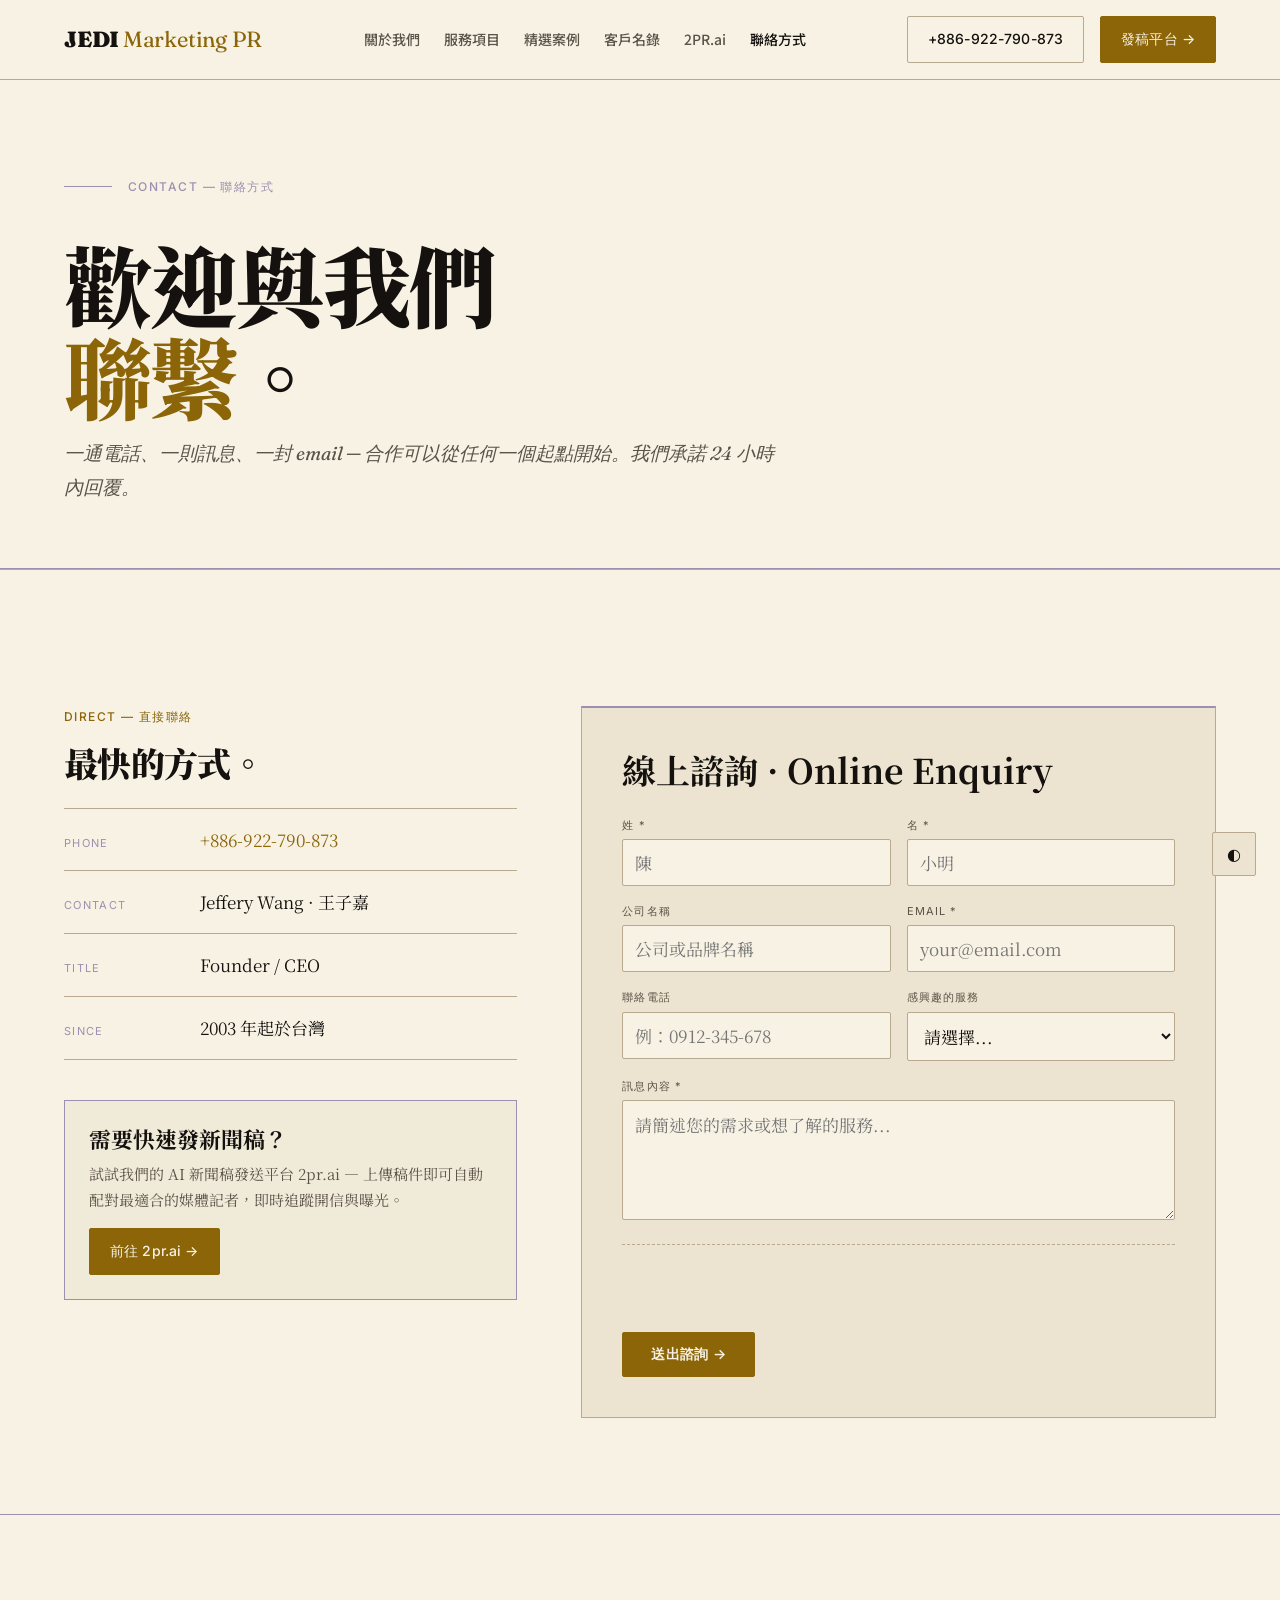
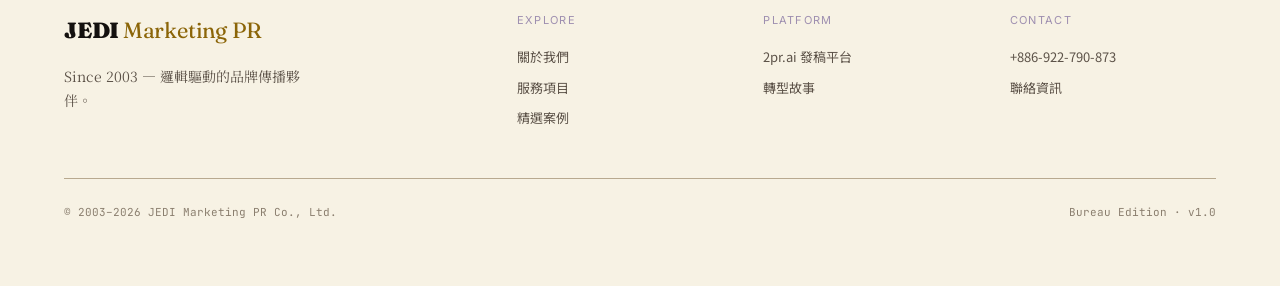
<file: contact.html>
<!DOCTYPE html>
<html lang="zh-Hant">
<head>
<meta charset="UTF-8">
<meta name="viewport" content="width=device-width, initial-scale=1.0">
<title>聯絡季達 Contact JEDI Marketing PR｜品牌策略 · 媒體公關 · 2pr.ai 諮詢</title>
<meta name="description" content="聯絡季達行銷公關。電話 +886-922-790-873｜Jeffery Wang 王子嘉。可線上諮詢品牌策略、媒體公關、AI 新聞稿發送平台 2pr.ai。">
<link rel="canonical" href="https://jedi.net.tw/contact.html">

<meta property="og:type" content="website">
<meta property="og:title" content="聯絡季達｜JEDI Marketing PR">
<meta property="og:description" content="品牌策略 · 媒體公關 · 2pr.ai — 一通電話或一則訊息，開始合作。">
<meta property="og:url" content="https://jedi.net.tw/contact.html">
<meta property="og:locale" content="zh_TW">

<link rel="apple-touch-icon" sizes="180x180" href="apple-touch-icon.png">
<link rel="icon" type="image/png" sizes="32x32" href="favicon-32x32.png">
<link rel="icon" type="image/png" sizes="16x16" href="favicon-16x16.png">
<link rel="manifest" href="site.webmanifest">
<link rel="shortcut icon" href="favicon.ico">
<meta name="theme-color" content="#9E8FB0" media="(prefers-color-scheme: light)">
<meta name="theme-color" content="#B8A7D6" media="(prefers-color-scheme: dark)">
<link rel="preconnect" href="https://fonts.googleapis.com">
<link rel="preconnect" href="https://fonts.gstatic.com" crossorigin>
<link href="https://fonts.googleapis.com/css2?family=Noto+Serif+TC:wght@400;500;700;900&family=Noto+Sans+TC:wght@400;500;700&family=Inter:wght@400;500;600&family=Fraunces:ital,opsz,wght@0,9..144,400;0,9..144,700;0,9..144,900;1,9..144,400&family=JetBrains+Mono:wght@400;500;700&display=swap" rel="stylesheet">
<link rel="stylesheet" href="/_assets/bureau.css">
<script src="https://challenges.cloudflare.com/turnstile/v0/api.js" async defer></script>

<style>
  .page-hero {
    padding: clamp(var(--s-2xl), 10vw, var(--s-3xl)) 0 var(--s-2xl);
    border-bottom: 0.5px solid var(--lavender);
  }
  .page-hero h1 {
    font-family: var(--font-serif-tc);
    font-weight: 900;
    font-size: var(--t-hero);
    line-height: 1.05;
    letter-spacing: -0.02em;
    color: var(--newsprint);
    margin-bottom: var(--s-md);
    max-width: 20ch;
  }
  .page-hero h1 em { font-style: normal; color: var(--brass); }
  .page-hero .sub {
    font-family: var(--font-serif-en);
    font-style: italic;
    font-size: var(--t-body-lg);
    color: var(--dust);
    max-width: 60ch;
  }

  .contact-grid {
    display: grid;
    grid-template-columns: 1fr 1.4fr;
    gap: var(--s-2xl);
    align-items: start;
    margin-top: var(--s-xl);
  }
  @media (max-width: 880px) { .contact-grid { grid-template-columns: 1fr; } }

  .info-list { list-style: none; padding: 0; border-top: 0.5px solid var(--hairline); }
  .info-list li {
    padding: var(--s-md) 0;
    border-bottom: 0.5px solid var(--hairline);
    display: grid;
    grid-template-columns: 120px 1fr;
    gap: var(--s-md);
    align-items: baseline;
  }
  .info-list .lbl {
    font-family: var(--font-sans-en);
    font-size: var(--t-micro);
    letter-spacing: 0.12em;
    text-transform: uppercase;
    color: var(--lavender);
  }
  .info-list .val {
    font-family: var(--font-serif-tc);
    font-size: var(--t-body);
    color: var(--newsprint);
  }
  .info-list .val a { color: var(--brass); }
  .info-list .val a:hover { color: var(--brass-bright); border-bottom: 0.5px solid var(--brass-bright); }

  .secondary-cta {
    margin-top: var(--s-xl);
    padding: var(--s-lg);
    border: 0.5px solid var(--lavender);
    background: color-mix(in srgb, var(--surface) 60%, transparent);
  }
  .secondary-cta h4 {
    font-family: var(--font-serif-tc);
    font-weight: 700;
    font-size: var(--t-h3);
    color: var(--newsprint);
    margin-bottom: var(--s-sm);
    line-height: 1.3;
  }
  .secondary-cta p {
    font-family: var(--font-serif-tc);
    font-size: 15px;
    color: var(--dust);
    line-height: 1.7;
    margin-bottom: var(--s-md);
  }

  /* Form */
  .contact-form {
    padding: var(--s-xl);
    border: 0.5px solid var(--hairline);
    border-top: 2px solid var(--lavender);
    background: var(--surface);
  }
  .contact-form h3 {
    font-family: var(--font-serif-tc);
    font-weight: 700;
    font-size: var(--t-h2);
    color: var(--newsprint);
    margin-bottom: var(--s-lg);
    line-height: 1.3;
  }
  .form-row { display: grid; grid-template-columns: 1fr 1fr; gap: var(--s-md); }
  .form-group { margin-bottom: var(--s-md); }
  .form-group label {
    display: block;
    font-family: var(--font-sans-en);
    font-size: var(--t-micro);
    letter-spacing: 0.1em;
    text-transform: uppercase;
    color: var(--dust);
    margin-bottom: var(--s-xs);
  }
  .form-group input,
  .form-group select,
  .form-group textarea {
    width: 100%;
    padding: 10px 12px;
    background: var(--ink);
    border: 0.5px solid var(--hairline);
    border-radius: var(--r);
    font-family: var(--font-serif-tc);
    font-size: var(--t-body);
    color: var(--newsprint);
    transition: border-color 180ms var(--ease-paper);
  }
  .form-group input:focus,
  .form-group select:focus,
  .form-group textarea:focus {
    outline: none;
    border-color: var(--lavender);
    border-width: 1px;
  }
  .form-group textarea { min-height: 120px; resize: vertical; font-family: var(--font-serif-tc); line-height: 1.7; }
  .form-group select { appearance: auto; }
  .btn-submit {
    padding: 12px 28px;
    background: var(--brass);
    color: var(--ink);
    border: 0.5px solid var(--brass);
    border-radius: var(--r);
    font-family: var(--font-sans-en);
    font-weight: 600;
    font-size: var(--t-ui);
    letter-spacing: 0.02em;
    cursor: pointer;
    transition: all 180ms var(--ease-paper);
  }
  .btn-submit:hover { background: var(--brass-bright); transform: translateY(-1px); }
  .btn-submit:disabled { opacity: 0.6; cursor: not-allowed; transform: none; }

  .turnstile-wrap {
    margin-top: var(--s-md);
    padding-top: var(--s-md);
    border-top: 0.5px dashed var(--hairline);
    display: flex;
    justify-content: flex-start;
    min-height: 72px;
  }
  .turnstile-wrap .cf-turnstile { max-width: 100%; overflow: hidden; }

  @media (max-width: 600px) {
    .form-row { grid-template-columns: 1fr; }
    .turnstile-wrap { justify-content: center; }
    .turnstile-wrap .cf-turnstile iframe { max-width: 100% !important; }
  }

  .success-msg {
    text-align: center;
    padding: var(--s-2xl) 0;
  }
  .success-msg .check {
    font-family: var(--font-serif-en);
    font-size: 48px;
    color: var(--brass);
    margin-bottom: var(--s-md);
    display: block;
  }
  .success-msg .t {
    font-family: var(--font-serif-tc);
    font-weight: 700;
    font-size: var(--t-h2);
    color: var(--newsprint);
    margin-bottom: var(--s-sm);
  }
  .success-msg .s {
    font-family: var(--font-serif-en);
    font-style: italic;
    color: var(--dust);
  }
</style>

<script>
  try {
    var t = localStorage.getItem("jedi-theme");
    if (t === "light" || t === "dark") document.documentElement.setAttribute("data-theme", t);
  } catch (e) {}
</script>
</head>
<body>

<!-- NAV -->
<nav class="nav">
  <div class="nav__inner">
    <a href="/" class="logo">JEDI <em>Marketing PR</em></a>
    <button class="nav__toggle" id="navToggle" aria-label="Menu" aria-expanded="false">≡</button>
    <div class="nav__menu" id="navMenu">
      <a href="about.html">關於我們</a>
      <a href="services.html">服務項目</a>
      <a href="index.html#cases">精選案例</a>
      <a href="index.html#clients">客戶名錄</a>
      <a href="2pr.html">2PR.ai</a>
      <a href="contact.html" class="active">聯絡方式</a>
    </div>
    <div class="nav__cta">
      <a href="tel:+886922790873" class="btn btn--ghost">+886-922-790-873</a>
      <a href="https://2pr.ai" class="btn btn--primary" target="_blank" rel="noopener">發稿平台 →</a>
    </div>
  </div>
</nav>

<!-- PAGE HERO -->
<section class="page-hero">
  <div class="container">
    <div class="hero__kicker">
      <span class="small-caps small-caps--lavender">Contact — 聯絡方式</span>
    </div>
    <h1>歡迎與我們<br><em>聯繫</em>。</h1>
    <p class="sub">一通電話、一則訊息、一封 email ─ 合作可以從任何一個起點開始。我們承諾 24 小時內回覆。</p>
  </div>
</section>

<!-- CONTACT CONTENT -->
<section class="section">
  <div class="container">
    <div class="contact-grid">
      <div>
        <span class="small-caps section__label">Direct — 直接聯絡</span>
        <h2 class="section__title" style="font-size: var(--t-h2);">最快的方式。</h2>

        <ul class="info-list">
          <li>
            <div class="lbl">Phone</div>
            <div class="val"><a href="tel:+886922790873">+886-922-790-873</a></div>
          </li>
          <li>
            <div class="lbl">Contact</div>
            <div class="val">Jeffery Wang · 王子嘉</div>
          </li>
          <li>
            <div class="lbl">Title</div>
            <div class="val">Founder / CEO</div>
          </li>
          <li>
            <div class="lbl">Since</div>
            <div class="val">2003 年起於台灣</div>
          </li>
        </ul>

        <div class="secondary-cta">
          <h4>需要快速發新聞稿？</h4>
          <p>試試我們的 AI 新聞稿發送平台 2pr.ai — 上傳稿件即可自動配對最適合的媒體記者，即時追蹤開信與曝光。</p>
          <a href="https://2pr.ai" target="_blank" rel="noopener" class="btn btn--primary">前往 2pr.ai →</a>
        </div>
      </div>

      <div class="contact-form">
        <h3>線上諮詢 · Online Enquiry</h3>
        <form id="contactForm">
          <input type="text" name="website" style="display:none" tabindex="-1" autocomplete="off">
          <div class="form-row">
            <div class="form-group">
              <label for="lastName">姓 *</label>
              <input type="text" id="lastName" name="lastName" required placeholder="陳">
            </div>
            <div class="form-group">
              <label for="firstName">名 *</label>
              <input type="text" id="firstName" name="firstName" required placeholder="小明">
            </div>
          </div>
          <div class="form-row">
            <div class="form-group">
              <label for="company">公司名稱</label>
              <input type="text" id="company" name="company" placeholder="公司或品牌名稱">
            </div>
            <div class="form-group">
              <label for="email">Email *</label>
              <input type="email" id="email" name="email" required placeholder="your@email.com">
            </div>
          </div>
          <div class="form-row">
            <div class="form-group">
              <label for="phone">聯絡電話</label>
              <input type="tel" id="phone" name="phone" placeholder="例：0912-345-678">
            </div>
            <div class="form-group">
              <label for="service">感興趣的服務</label>
              <select id="service" name="service">
                <option value="">請選擇...</option>
                <option value="media-pr">媒體公關策略</option>
                <option value="press-release">新聞稿撰寫與發稿</option>
                <option value="brand-event">品牌活動企劃</option>
                <option value="digital-marketing">數位整合行銷</option>
                <option value="corporate-pr">企業公關與會議策劃</option>
                <option value="crm">CRM 與資料庫行銷</option>
                <option value="ai-2pr">AI 新聞稿平台 (2pr.ai)</option>
                <option value="other">其他</option>
              </select>
            </div>
          </div>
          <div class="form-group">
            <label for="message">訊息內容 *</label>
            <textarea id="message" name="message" required placeholder="請簡述您的需求或想了解的服務..."></textarea>
          </div>
          <div class="turnstile-wrap">
            <div class="cf-turnstile" data-sitekey="0x4AAAAAACr-YssthD0hpIGw" data-theme="auto"></div>
          </div>
          <div style="margin-top: var(--s-md);">
            <button type="submit" class="btn-submit">送出諮詢 →</button>
          </div>
        </form>
      </div>
    </div>
  </div>
</section>

<!-- FOOTER -->
<footer class="footer">
  <div class="container">
    <div class="footer__row">
      <div>
        <a href="/" class="logo">JEDI <em>Marketing PR</em></a>
        <p class="footer__tagline">Since 2003 — 邏輯驅動的品牌傳播夥伴。</p>
      </div>
      <div class="footer__col">
        <div class="footer__h">Explore</div>
        <a href="about.html">關於我們</a>
        <a href="services.html">服務項目</a>
        <a href="index.html#cases">精選案例</a>
      </div>
      <div class="footer__col">
        <div class="footer__h">Platform</div>
        <a href="https://2pr.ai" target="_blank" rel="noopener">2pr.ai 發稿平台</a>
        <a href="2pr.html">轉型故事</a>
      </div>
      <div class="footer__col">
        <div class="footer__h">Contact</div>
        <a href="tel:+886922790873">+886-922-790-873</a>
        <a href="contact.html">聯絡資訊</a>
      </div>
    </div>
    <div class="footer__bottom">
      <span>© 2003–2026 JEDI Marketing PR Co., Ltd.</span>
      <span>Bureau Edition · v1.0</span>
    </div>
  </div>
</footer>

<button class="theme-toggle" id="themeToggle" aria-label="Toggle theme">◐</button>

<script src="/_assets/theme.js"></script>

<script>
  document.getElementById('contactForm').addEventListener('submit', function(e) {
    e.preventDefault();
    if (this.elements.website.value) return;
    var form = this;
    var btn = form.querySelector('.btn-submit');

    var tsField = form.querySelector('input[name="cf-turnstile-response"]');
    var tsToken = tsField ? tsField.value : '';
    if (!tsToken) {
      alert('請先完成「我不是機器人」驗證');
      return;
    }

    btn.disabled = true;
    btn.textContent = '送出中...';
    var data = {
      lastName: form.lastName.value,
      firstName: form.firstName.value,
      email: form.email.value,
      phone: form.phone.value,
      company: form.company.value,
      service: form.service.value,
      message: form.message.value,
      turnstileToken: tsToken
    };
    fetch('https://uneedwind.app.n8n.cloud/webhook/jedi-contact', {
      method: 'POST',
      headers: { 'Content-Type': 'application/json' },
      body: JSON.stringify(data)
    }).then(function(res) {
      if (!res.ok) throw new Error('fail');
      form.closest('.contact-form').innerHTML = '<div class="success-msg"><span class="check">✓</span><div class="t">已收到您的訊息</div><div class="s">我們將在 24 小時內與您聯繫。</div></div>';
    }).catch(function() {
      alert('送出失敗，請直接撥打 +886-922-790-873');
      btn.disabled = false;
      btn.textContent = '送出諮詢 →';
      if (window.turnstile) window.turnstile.reset();
    });
  });
</script>

</body>
</html>
</file>
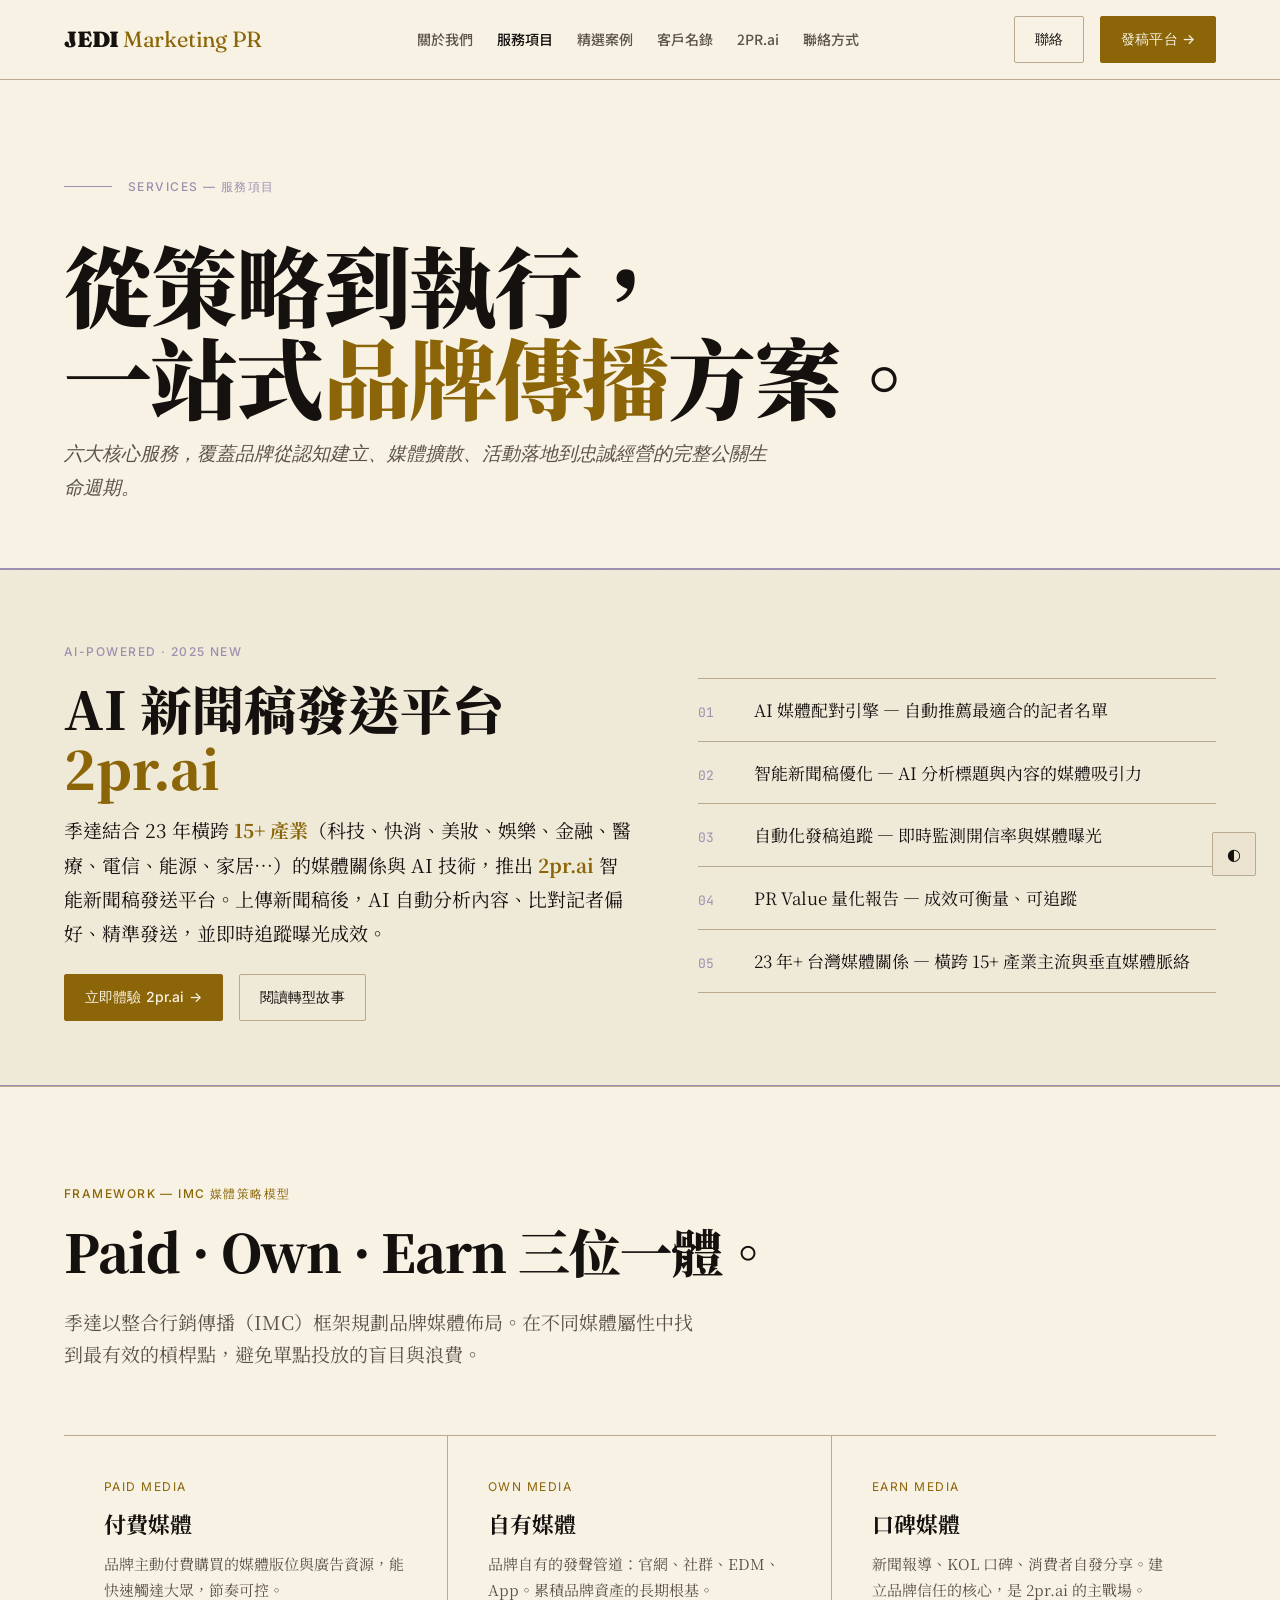
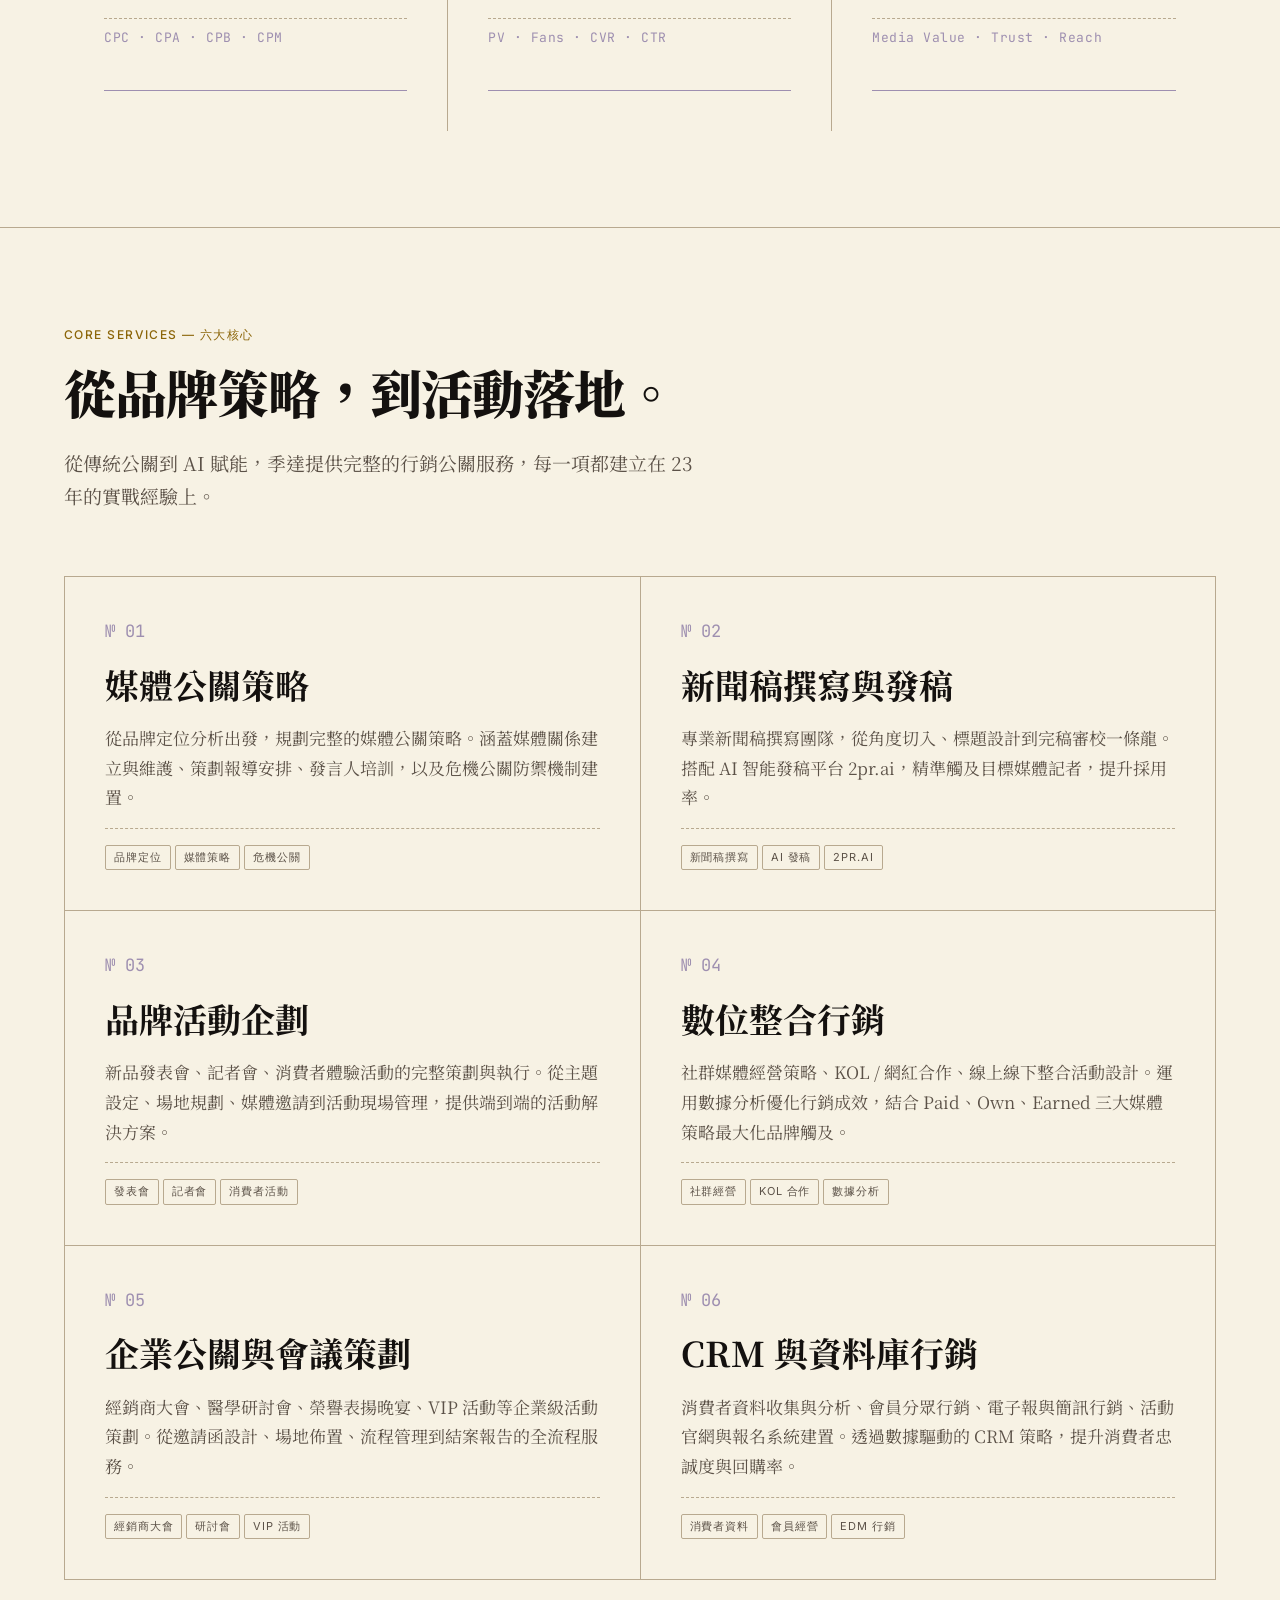
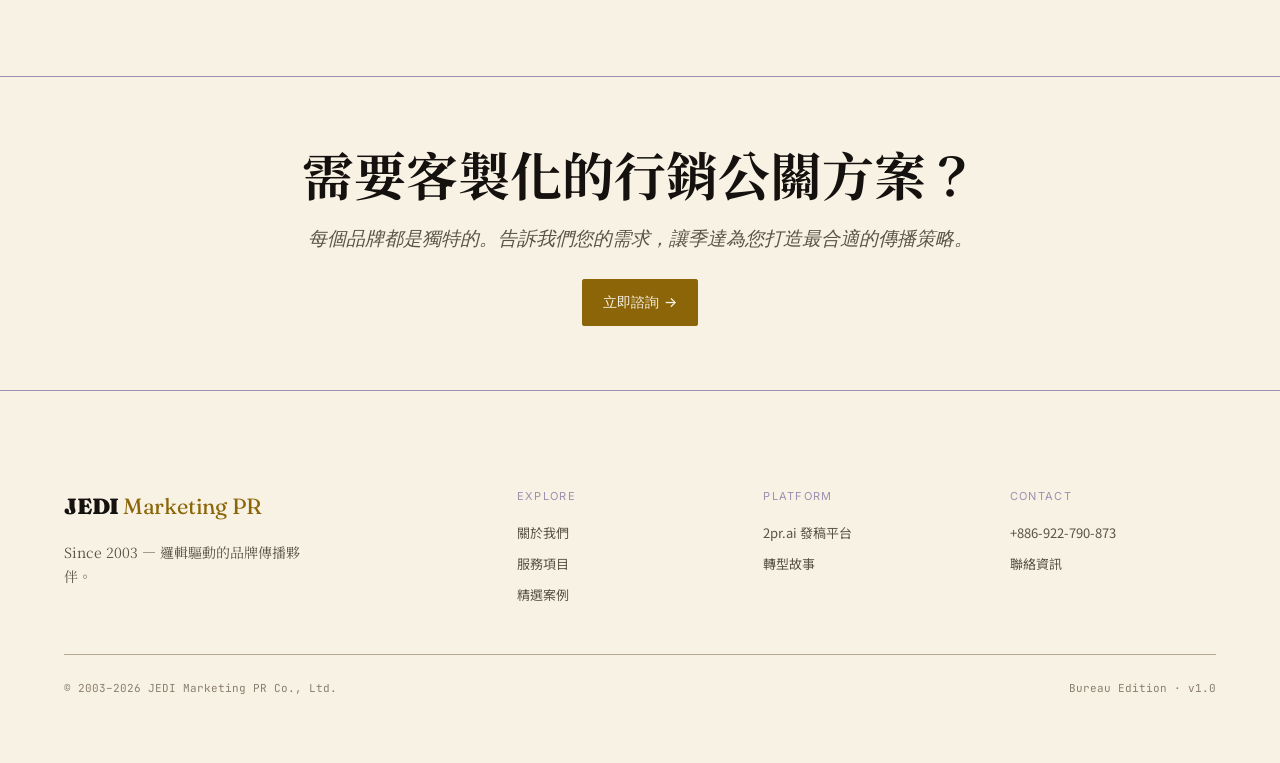
<file: services.html>
<!DOCTYPE html>
<html lang="zh-Hant">
<head>
<meta charset="UTF-8">
<meta name="viewport" content="width=device-width, initial-scale=1.0">
<title>服務項目 Services｜季達行銷公關 JEDI Marketing PR — 六大核心 + 2pr.ai AI 發稿平台</title>
<meta name="description" content="季達行銷公關六大核心服務：媒體公關策略、新聞稿撰寫與 AI 發稿（2pr.ai）、品牌活動企劃、數位整合行銷、企業公關與會議策劃、CRM 與資料庫行銷。">
<link rel="canonical" href="https://jedi.net.tw/services.html">

<meta property="og:type" content="website">
<meta property="og:title" content="服務項目｜JEDI Marketing PR + 2pr.ai">
<meta property="og:description" content="從品牌策略到 AI 新聞稿發送的一站式品牌傳播方案。">
<meta property="og:url" content="https://jedi.net.tw/services.html">
<meta property="og:locale" content="zh_TW">

<link rel="apple-touch-icon" sizes="180x180" href="apple-touch-icon.png">
<link rel="icon" type="image/png" sizes="32x32" href="favicon-32x32.png">
<link rel="icon" type="image/png" sizes="16x16" href="favicon-16x16.png">
<link rel="manifest" href="site.webmanifest">
<link rel="shortcut icon" href="favicon.ico">
<meta name="theme-color" content="#9E8FB0" media="(prefers-color-scheme: light)">
<meta name="theme-color" content="#B8A7D6" media="(prefers-color-scheme: dark)">
<link rel="preconnect" href="https://fonts.googleapis.com">
<link rel="preconnect" href="https://fonts.gstatic.com" crossorigin>
<link href="https://fonts.googleapis.com/css2?family=Noto+Serif+TC:wght@400;500;700;900&family=Noto+Sans+TC:wght@400;500;700&family=Inter:wght@400;500;600&family=Fraunces:ital,opsz,wght@0,9..144,400;0,9..144,700;0,9..144,900;1,9..144,400&family=JetBrains+Mono:wght@400;500;700&display=swap" rel="stylesheet">
<link rel="stylesheet" href="/_assets/bureau.css">

<style>
  .page-hero {
    padding: clamp(var(--s-2xl), 10vw, var(--s-3xl)) 0 var(--s-2xl);
    border-bottom: 0.5px solid var(--lavender);
  }
  .page-hero h1 {
    font-family: var(--font-serif-tc);
    font-weight: 900;
    font-size: var(--t-hero);
    line-height: 1.05;
    letter-spacing: -0.02em;
    color: var(--newsprint);
    margin-bottom: var(--s-md);
    max-width: 20ch;
  }
  .page-hero h1 em { font-style: normal; color: var(--brass); }
  .page-hero .sub {
    font-family: var(--font-serif-en);
    font-style: italic;
    font-size: var(--t-body-lg);
    color: var(--dust);
    max-width: 60ch;
  }

  /* Featured AI service */
  .featured {
    padding: var(--s-2xl) 0;
    border-top: 0.5px solid var(--lavender);
    border-bottom: 0.5px solid var(--lavender);
    background: color-mix(in srgb, var(--surface) 60%, transparent);
  }
  .featured-grid {
    display: grid;
    grid-template-columns: 1.1fr 1fr;
    gap: var(--s-2xl);
    align-items: start;
  }
  .featured h3 {
    font-family: var(--font-serif-tc);
    font-weight: 900;
    font-size: var(--t-display);
    color: var(--newsprint);
    line-height: 1.15;
    margin-bottom: var(--s-md);
  }
  .featured h3 em { font-style: normal; color: var(--brass); }
  .featured p {
    font-family: var(--font-serif-tc);
    font-size: var(--t-body-lg);
    line-height: 1.8;
    color: var(--newsprint);
    margin-bottom: var(--s-lg);
  }
  .featured p strong { color: var(--brass); font-weight: 700; }
  .featured-list {
    list-style: none;
    padding: 0;
    border-top: 0.5px solid var(--hairline);
  }
  .featured-list li {
    padding: var(--s-md) 0;
    border-bottom: 0.5px solid var(--hairline);
    font-family: var(--font-serif-tc);
    font-size: var(--t-body);
    color: var(--newsprint);
    display: grid;
    grid-template-columns: 40px 1fr;
    gap: var(--s-md);
    align-items: baseline;
  }
  .featured-list li::before {
    content: counter(flist, decimal-leading-zero);
    counter-increment: flist;
    font-family: var(--font-mono);
    font-size: var(--t-meta);
    color: var(--lavender);
  }
  .featured-list { counter-reset: flist; }
  @media (max-width: 880px) { .featured-grid { grid-template-columns: 1fr; } }

  /* IMC framework */
  .imc-framework {
    display: grid;
    grid-template-columns: repeat(3, 1fr);
    border-top: 0.5px solid var(--hairline);
    margin-top: var(--s-xl);
  }
  .imc-card {
    padding: var(--s-xl);
    border-right: 0.5px solid var(--hairline);
  }
  .imc-card:last-child { border-right: none; }
  .imc-card .label {
    font-family: var(--font-sans-en);
    font-size: var(--t-caps);
    letter-spacing: 0.12em;
    text-transform: uppercase;
    color: var(--brass);
    margin-bottom: var(--s-sm);
  }
  .imc-card .name {
    font-family: var(--font-serif-tc);
    font-weight: 700;
    font-size: var(--t-h3);
    color: var(--newsprint);
    margin-bottom: var(--s-sm);
  }
  .imc-card .desc {
    font-family: var(--font-serif-tc);
    font-size: 15px;
    color: var(--dust);
    line-height: 1.7;
    margin-bottom: var(--s-md);
  }
  .imc-card .metrics {
    font-family: var(--font-mono);
    font-size: var(--t-meta);
    color: var(--lavender);
    padding-top: var(--s-sm);
    border-top: 0.5px dashed var(--hairline);
    letter-spacing: 0.04em;
  }
  @media (max-width: 880px) {
    .imc-framework { grid-template-columns: 1fr; }
    .imc-card { border-right: none; border-bottom: 0.5px solid var(--hairline); }
    .imc-card:last-child { border-bottom: none; }
  }

  /* Services grid */
  .services-grid {
    display: grid;
    grid-template-columns: repeat(2, 1fr);
    border-top: 0.5px solid var(--hairline);
    border-left: 0.5px solid var(--hairline);
    margin-top: var(--s-xl);
  }
  .svc-card {
    padding: var(--s-xl);
    border-right: 0.5px solid var(--hairline);
    border-bottom: 0.5px solid var(--hairline);
    transition: background 200ms var(--ease-paper);
  }
  .svc-card:hover { background: var(--surface); }
  .svc-card__num {
    font-family: var(--font-mono);
    font-size: var(--t-body);
    color: var(--lavender);
    margin-bottom: var(--s-md);
    font-variant-numeric: tabular-nums;
  }
  .svc-card__h {
    font-family: var(--font-serif-tc);
    font-weight: 700;
    font-size: var(--t-h2);
    color: var(--newsprint);
    margin-bottom: var(--s-md);
    line-height: 1.3;
  }
  .svc-card__p {
    font-family: var(--font-serif-tc);
    font-size: var(--t-body);
    color: var(--dust);
    line-height: 1.75;
    margin-bottom: var(--s-md);
  }
  .svc-card__tags {
    display: flex;
    flex-wrap: wrap;
    gap: var(--s-xs);
    padding-top: var(--s-md);
    border-top: 0.5px dashed var(--hairline);
  }
  .svc-card__tag {
    font-family: var(--font-sans-en);
    font-size: var(--t-micro);
    letter-spacing: 0.08em;
    text-transform: uppercase;
    color: var(--dust);
    padding: 2px 8px;
    border: 0.5px solid var(--hairline);
    border-radius: var(--r);
  }
  @media (max-width: 720px) { .services-grid { grid-template-columns: 1fr; } }

  /* CTA */
  .cta-band {
    padding: var(--s-2xl) 0;
    text-align: center;
    border-top: 0.5px solid var(--lavender);
  }
  .cta-band h2 {
    font-family: var(--font-serif-tc);
    font-weight: 700;
    font-size: var(--t-display);
    color: var(--newsprint);
    margin-bottom: var(--s-md);
    line-height: 1.25;
  }
  .cta-band p {
    font-family: var(--font-serif-en);
    font-style: italic;
    font-size: var(--t-body-lg);
    color: var(--dust);
    max-width: 58ch;
    margin: 0 auto var(--s-lg);
  }
</style>

<script>
  try {
    var t = localStorage.getItem("jedi-theme");
    if (t === "light" || t === "dark") document.documentElement.setAttribute("data-theme", t);
  } catch (e) {}
</script>
</head>
<body>

<!-- NAV -->
<nav class="nav">
  <div class="nav__inner">
    <a href="/" class="logo">JEDI <em>Marketing PR</em></a>
    <button class="nav__toggle" id="navToggle" aria-label="Menu" aria-expanded="false">≡</button>
    <div class="nav__menu" id="navMenu">
      <a href="about.html">關於我們</a>
      <a href="services.html" class="active">服務項目</a>
      <a href="index.html#cases">精選案例</a>
      <a href="index.html#clients">客戶名錄</a>
      <a href="2pr.html">2PR.ai</a>
      <a href="contact.html">聯絡方式</a>
    </div>
    <div class="nav__cta">
      <a href="contact.html" class="btn btn--ghost">聯絡</a>
      <a href="https://2pr.ai" class="btn btn--primary" target="_blank" rel="noopener">發稿平台 →</a>
    </div>
  </div>
</nav>

<!-- PAGE HERO -->
<section class="page-hero">
  <div class="container">
    <div class="hero__kicker">
      <span class="small-caps small-caps--lavender">Services — 服務項目</span>
    </div>
    <h1>從策略到執行，<br>一站式<em>品牌傳播</em>方案。</h1>
    <p class="sub">六大核心服務，覆蓋品牌從認知建立、媒體擴散、活動落地到忠誠經營的完整公關生命週期。</p>
  </div>
</section>

<!-- FEATURED AI SERVICE -->
<section class="featured">
  <div class="container">
    <span class="small-caps small-caps--lavender" style="margin-bottom: var(--s-md); display: inline-block;">AI-Powered · 2025 New</span>
    <div class="featured-grid">
      <div>
        <h3>AI 新聞稿發送平台 <em>2pr.ai</em></h3>
        <p>季達結合 23 年橫跨 <strong>15+ 產業</strong>（科技、快消、美妝、娛樂、金融、醫療、電信、能源、家居…）的媒體關係與 AI 技術，推出 <strong>2pr.ai</strong> 智能新聞稿發送平台。上傳新聞稿後，AI 自動分析內容、比對記者偏好、精準發送，並即時追蹤曝光成效。</p>
        <div style="display: flex; gap: var(--s-md); flex-wrap: wrap;">
          <a href="https://2pr.ai" target="_blank" rel="noopener" class="btn btn--primary">立即體驗 2pr.ai →</a>
          <a href="2pr.html" class="btn btn--ghost">閱讀轉型故事</a>
        </div>
      </div>
      <div>
        <ul class="featured-list">
          <li>AI 媒體配對引擎 — 自動推薦最適合的記者名單</li>
          <li>智能新聞稿優化 — AI 分析標題與內容的媒體吸引力</li>
          <li>自動化發稿追蹤 — 即時監測開信率與媒體曝光</li>
          <li>PR Value 量化報告 — 成效可衡量、可追蹤</li>
          <li>23 年+ 台灣媒體關係 — 橫跨 15+ 產業主流與垂直媒體脈絡</li>
        </ul>
      </div>
    </div>
  </div>
</section>

<!-- IMC FRAMEWORK -->
<section class="section">
  <div class="container">
    <span class="small-caps section__label">Framework — IMC 媒體策略模型</span>
    <h2 class="section__title">Paid · Own · Earn 三位一體。</h2>
    <p class="section__lede">季達以整合行銷傳播（IMC）框架規劃品牌媒體佈局。在不同媒體屬性中找到最有效的槓桿點，避免單點投放的盲目與浪費。</p>

    <div class="imc-framework">
      <div class="imc-card">
        <div class="label">Paid Media</div>
        <div class="name">付費媒體</div>
        <div class="desc">品牌主動付費購買的媒體版位與廣告資源，能快速觸達大眾，節奏可控。</div>
        <div class="metrics">CPC · CPA · CPB · CPM</div>
      </div>
      <div class="imc-card">
        <div class="label">Own Media</div>
        <div class="name">自有媒體</div>
        <div class="desc">品牌自有的發聲管道：官網、社群、EDM、App。累積品牌資產的長期根基。</div>
        <div class="metrics">PV · Fans · CVR · CTR</div>
      </div>
      <div class="imc-card">
        <div class="label">Earn Media</div>
        <div class="name">口碑媒體</div>
        <div class="desc">新聞報導、KOL 口碑、消費者自發分享。建立品牌信任的核心，是 2pr.ai 的主戰場。</div>
        <div class="metrics">Media Value · Trust · Reach</div>
      </div>
    </div>
  </div>
</section>

<!-- SIX SERVICES -->
<section class="section">
  <div class="container">
    <span class="small-caps section__label">Core Services — 六大核心</span>
    <h2 class="section__title">從品牌策略，到活動落地。</h2>
    <p class="section__lede">從傳統公關到 AI 賦能，季達提供完整的行銷公關服務，每一項都建立在 23 年的實戰經驗上。</p>

    <div class="services-grid">
      <div class="svc-card">
        <div class="svc-card__num">№ 01</div>
        <h3 class="svc-card__h">媒體公關策略</h3>
        <p class="svc-card__p">從品牌定位分析出發，規劃完整的媒體公關策略。涵蓋媒體關係建立與維護、策劃報導安排、發言人培訓，以及危機公關防禦機制建置。</p>
        <div class="svc-card__tags">
          <span class="svc-card__tag">品牌定位</span>
          <span class="svc-card__tag">媒體策略</span>
          <span class="svc-card__tag">危機公關</span>
        </div>
      </div>

      <div class="svc-card">
        <div class="svc-card__num">№ 02</div>
        <h3 class="svc-card__h">新聞稿撰寫與發稿</h3>
        <p class="svc-card__p">專業新聞稿撰寫團隊，從角度切入、標題設計到完稿審校一條龍。搭配 AI 智能發稿平台 2pr.ai，精準觸及目標媒體記者，提升採用率。</p>
        <div class="svc-card__tags">
          <span class="svc-card__tag">新聞稿撰寫</span>
          <span class="svc-card__tag">AI 發稿</span>
          <span class="svc-card__tag">2pr.ai</span>
        </div>
      </div>

      <div class="svc-card">
        <div class="svc-card__num">№ 03</div>
        <h3 class="svc-card__h">品牌活動企劃</h3>
        <p class="svc-card__p">新品發表會、記者會、消費者體驗活動的完整策劃與執行。從主題設定、場地規劃、媒體邀請到活動現場管理，提供端到端的活動解決方案。</p>
        <div class="svc-card__tags">
          <span class="svc-card__tag">發表會</span>
          <span class="svc-card__tag">記者會</span>
          <span class="svc-card__tag">消費者活動</span>
        </div>
      </div>

      <div class="svc-card">
        <div class="svc-card__num">№ 04</div>
        <h3 class="svc-card__h">數位整合行銷</h3>
        <p class="svc-card__p">社群媒體經營策略、KOL / 網紅合作、線上線下整合活動設計。運用數據分析優化行銷成效，結合 Paid、Own、Earned 三大媒體策略最大化品牌觸及。</p>
        <div class="svc-card__tags">
          <span class="svc-card__tag">社群經營</span>
          <span class="svc-card__tag">KOL 合作</span>
          <span class="svc-card__tag">數據分析</span>
        </div>
      </div>

      <div class="svc-card">
        <div class="svc-card__num">№ 05</div>
        <h3 class="svc-card__h">企業公關與會議策劃</h3>
        <p class="svc-card__p">經銷商大會、醫學研討會、榮譽表揚晚宴、VIP 活動等企業級活動策劃。從邀請函設計、場地佈置、流程管理到結案報告的全流程服務。</p>
        <div class="svc-card__tags">
          <span class="svc-card__tag">經銷商大會</span>
          <span class="svc-card__tag">研討會</span>
          <span class="svc-card__tag">VIP 活動</span>
        </div>
      </div>

      <div class="svc-card">
        <div class="svc-card__num">№ 06</div>
        <h3 class="svc-card__h">CRM 與資料庫行銷</h3>
        <p class="svc-card__p">消費者資料收集與分析、會員分眾行銷、電子報與簡訊行銷、活動官網與報名系統建置。透過數據驅動的 CRM 策略，提升消費者忠誠度與回購率。</p>
        <div class="svc-card__tags">
          <span class="svc-card__tag">消費者資料</span>
          <span class="svc-card__tag">會員經營</span>
          <span class="svc-card__tag">EDM 行銷</span>
        </div>
      </div>
    </div>
  </div>
</section>

<!-- CTA -->
<section class="cta-band">
  <div class="container">
    <h2>需要客製化的行銷公關方案？</h2>
    <p>每個品牌都是獨特的。告訴我們您的需求，讓季達為您打造最合適的傳播策略。</p>
    <a href="contact.html" class="btn btn--primary">立即諮詢 →</a>
  </div>
</section>

<!-- Service Schema -->
<script type="application/ld+json">
{
  "@context": "https://schema.org",
  "@type": "Service",
  "provider": {
    "@type": "ProfessionalService",
    "name": "季達行銷公關有限公司",
    "url": "https://jedi.net.tw"
  },
  "serviceType": ["媒體公關策略", "新聞稿撰寫與發稿", "品牌活動企劃", "數位整合行銷", "企業公關與會議策劃", "CRM與資料庫行銷"],
  "areaServed": { "@type": "Country", "name": "Taiwan" }
}
</script>

<!-- FOOTER -->
<footer class="footer">
  <div class="container">
    <div class="footer__row">
      <div>
        <a href="/" class="logo">JEDI <em>Marketing PR</em></a>
        <p class="footer__tagline">Since 2003 — 邏輯驅動的品牌傳播夥伴。</p>
      </div>
      <div class="footer__col">
        <div class="footer__h">Explore</div>
        <a href="about.html">關於我們</a>
        <a href="services.html">服務項目</a>
        <a href="index.html#cases">精選案例</a>
      </div>
      <div class="footer__col">
        <div class="footer__h">Platform</div>
        <a href="https://2pr.ai" target="_blank" rel="noopener">2pr.ai 發稿平台</a>
        <a href="2pr.html">轉型故事</a>
      </div>
      <div class="footer__col">
        <div class="footer__h">Contact</div>
        <a href="tel:+886922790873">+886-922-790-873</a>
        <a href="contact.html">聯絡資訊</a>
      </div>
    </div>
    <div class="footer__bottom">
      <span>© 2003–2026 JEDI Marketing PR Co., Ltd.</span>
      <span>Bureau Edition · v1.0</span>
    </div>
  </div>
</footer>

<button class="theme-toggle" id="themeToggle" aria-label="Toggle theme">◐</button>

<script src="/_assets/theme.js"></script>

</body>
</html>
</file>
<file: _assets/bureau.css>
/* ==========================================================================
   JEDI Marketing PR · Bureau Design System v1 (aligned with 2PR.ai)
   + Lavender accent for JEDI heritage differentiation
   + Light (default "Newspaper Print") / Dark mode via data-theme
   ========================================================================== */

*, *::before, *::after { box-sizing: border-box; margin: 0; padding: 0; }
html { -webkit-font-smoothing: antialiased; -moz-osx-font-smoothing: grayscale; scroll-behavior: smooth; }

:root {
  --ink:         #F7F2E4;
  --surface:     #ECE4D0;
  --surface-2:   #E0D6BE;
  --newsprint:   #14110F;
  --dust:        #5C5248;
  --dust-deep:   #8A7E6E;
  --brass:       #8B6508;
  --brass-bright:#A67810;
  --cinnabar:    #A13308;
  --moss:        #3A4A3F;
  --hairline:    #B8A98F;
  --lavender:    #9E8FB0;
  --lavender-pale:#D8CFE3;

  --font-serif-tc: "Noto Serif TC", "Songti TC", serif;
  --font-serif-en: "Fraunces", "Instrument Serif", Georgia, serif;
  --font-sans-tc:  "Noto Sans TC", "PingFang TC", sans-serif;
  --font-sans-en:  "Inter", system-ui, sans-serif;
  --font-mono:     "JetBrains Mono", monospace;

  --t-hero:    clamp(44px, 8vw, 88px);
  --t-display: clamp(30px, 4.5vw, 52px);
  --t-h2:      clamp(24px, 3vw, 34px);
  --t-h3:      22px;
  --t-body-lg: 19px;
  --t-body:    17px;
  --t-ui:      14px;
  --t-meta:    13px;
  --t-caps:    12px;
  --t-micro:   11px;

  --s-2xs:2px; --s-xs:4px; --s-sm:8px; --s-md:16px; --s-lg:24px;
  --s-xl:40px; --s-2xl:64px; --s-3xl:96px; --s-4xl:144px;

  --r: 2px;
  --max-w: 1280px;
  --gutter: clamp(20px, 5vw, 96px);
  --ease-paper: cubic-bezier(0.2,0,0,1);
}

[data-theme="dark"] {
  --ink:         #14110F;
  --surface:     #1E1A17;
  --surface-2:   #2A2522;
  --newsprint:   #F2EAD9;
  --dust:        #8A7E6E;
  --dust-deep:   #5C5248;
  --brass:       #B8860B;
  --brass-bright:#D4A017;
  --cinnabar:    #C2410C;
  --moss:        #4A5D4F;
  --hairline:    #3A332C;
  --lavender:    #B8A7D6;
  --lavender-pale:#6E5E85;
}

body {
  font-family: var(--font-serif-tc);
  font-size: var(--t-body);
  line-height: 1.75;
  background: var(--ink);
  color: var(--newsprint);
  transition: background 200ms var(--ease-paper), color 200ms var(--ease-paper);
  min-height: 100vh; min-height: 100dvh;
  position: relative;
  overflow-x: hidden;
}
body::before {
  content: '';
  position: fixed; inset: 0;
  pointer-events: none; z-index: 0;
  opacity: 0.025;
  background-image: url("data:image/svg+xml,%3Csvg viewBox='0 0 256 256' xmlns='http://www.w3.org/2000/svg'%3E%3Cfilter id='n'%3E%3CfeTurbulence type='fractalNoise' baseFrequency='0.9' numOctaves='3' stitchTiles='stitch'/%3E%3C/filter%3E%3Crect width='100%25' height='100%25' filter='url(%23n)'/%3E%3C/svg%3E");
  background-size: 240px;
  mix-blend-mode: overlay;
}

a { color: var(--newsprint); text-decoration: none; transition: color 180ms var(--ease-paper); }
a:hover { color: var(--brass-bright); }

.container {
  max-width: var(--max-w);
  margin: 0 auto;
  padding: 0 var(--gutter);
  position: relative;
  z-index: 1;
}

/* Utilities */
.small-caps {
  font-family: var(--font-sans-en);
  font-weight: 500;
  font-size: var(--t-caps);
  letter-spacing: 0.12em;
  text-transform: uppercase;
  color: var(--brass);
  display: inline-block;
}
.small-caps--lavender { color: var(--lavender); }
.small-caps--dust { color: var(--dust); }
.mono { font-family: var(--font-mono); font-variant-numeric: tabular-nums; }

/* Nav */
.nav {
  border-bottom: 0.5px solid var(--hairline);
  padding: var(--s-md) 0;
  position: sticky; top: 0;
  background: color-mix(in srgb, var(--ink) 92%, transparent);
  backdrop-filter: blur(8px);
  -webkit-backdrop-filter: blur(8px);
  z-index: 100;
}
.nav__inner {
  max-width: var(--max-w);
  margin: 0 auto;
  padding: 0 var(--gutter);
  display: flex;
  align-items: center;
  justify-content: space-between;
  gap: var(--s-md);
  flex-wrap: wrap;
}
.logo {
  font-family: var(--font-serif-en);
  font-weight: 900;
  font-size: clamp(18px, 2.4vw, 22px);
  letter-spacing: -0.01em;
  color: var(--newsprint);
  position: relative;
  white-space: nowrap;
}
.logo em { font-style: normal; color: var(--brass); font-weight: 400; }
.nav__menu {
  display: flex;
  gap: var(--s-lg);
  font-family: var(--font-sans-tc);
  font-size: var(--t-ui);
  font-weight: 500;
}
.nav__menu a { color: var(--dust); white-space: nowrap; }
.nav__menu a:hover, .nav__menu a.active { color: var(--newsprint); }
.nav__cta { display: flex; gap: var(--s-md); align-items: center; }
.nav__toggle {
  display: none;
  background: transparent;
  border: 0.5px solid var(--hairline);
  color: var(--newsprint);
  padding: 6px 10px;
  font-family: var(--font-mono);
  font-size: var(--t-meta);
  cursor: pointer;
  border-radius: var(--r);
}

@media (max-width: 900px) {
  .nav__menu { display: none; width: 100%; flex-direction: column; gap: var(--s-sm); padding-top: var(--s-md); border-top: 0.5px solid var(--hairline); order: 99; }
  .nav__menu.is-open { display: flex; }
  .nav__toggle { display: inline-flex; }
  .nav__cta .btn { padding: 8px 14px; font-size: var(--t-meta); }
}

@media (max-width: 560px) {
  .nav__inner { gap: var(--s-sm); }
  .logo { font-size: 16px; }
  .nav__cta { gap: var(--s-sm); }
  .nav__cta .btn { padding: 6px 10px; font-size: var(--t-micro); }
  /* On phones, drop the secondary "聯絡 / +886-" ghost button to save room — primary CTA + hamburger only */
  .nav__cta .btn--ghost { display: none; }
}

/* Buttons */
.btn {
  display: inline-flex; align-items: center; gap: var(--s-sm);
  padding: 10px 20px;
  font-family: var(--font-sans-en);
  font-weight: 500;
  font-size: var(--t-ui);
  letter-spacing: 0.01em;
  border: 0.5px solid transparent;
  border-radius: var(--r);
  cursor: pointer;
  text-decoration: none;
  transition: all 180ms var(--ease-paper);
  white-space: nowrap;
}
.btn--primary { background: var(--brass); color: var(--ink); border-color: var(--brass); }
.btn--primary:hover { background: var(--brass-bright); color: var(--ink); transform: translateY(-1px); }
.btn--ghost { background: transparent; color: var(--newsprint); border-color: var(--hairline); }
.btn--ghost:hover { border-color: var(--lavender); color: var(--newsprint); }
.btn--link { background: transparent; color: var(--dust); border: none; padding: 10px 0; position: relative; }
.btn--link::after {
  content: ''; position: absolute; left: 0; right: 0; bottom: 6px;
  height: 0.5px; background: var(--lavender);
  transform: scaleX(0.4); transform-origin: left;
  transition: transform 200ms var(--ease-paper);
}
.btn--link:hover::after { transform: scaleX(1); }
.btn--link:hover { color: var(--newsprint); }

/* Section */
.section {
  padding: clamp(var(--s-2xl), 8vw, var(--s-3xl)) 0;
  border-top: 0.5px solid var(--hairline);
  position: relative;
}
.section--lavender-top { border-top: 0.5px solid var(--lavender); }
.section__label { display: block; margin-bottom: var(--s-md); }
.section__title {
  font-family: var(--font-serif-tc);
  font-weight: 900;
  font-size: var(--t-display);
  line-height: 1.2;
  letter-spacing: -0.02em;
  color: var(--newsprint);
  margin-bottom: var(--s-lg);
}
.section__lede {
  font-family: var(--font-serif-tc);
  font-size: var(--t-body-lg);
  line-height: 1.7;
  color: var(--dust);
  max-width: 58ch;
  margin-bottom: var(--s-2xl);
}

/* Hero */
.hero {
  padding: clamp(var(--s-3xl), 12vw, var(--s-4xl)) 0 clamp(var(--s-2xl), 8vw, var(--s-3xl));
  position: relative;
}
.hero__kicker {
  margin-bottom: var(--s-xl);
  display: flex; align-items: center; gap: var(--s-md);
  flex-wrap: wrap;
}
.hero__kicker::before {
  content: ''; width: 48px; height: 0.5px;
  background: var(--lavender);
  flex-shrink: 0;
}
.hero__headline {
  font-family: var(--font-serif-tc);
  font-weight: 900;
  font-size: var(--t-hero);
  line-height: 1.05;
  letter-spacing: -0.02em;
  color: var(--newsprint);
  margin-bottom: var(--s-lg);
  max-width: 16ch;
}
.hero__headline em { font-style: normal; color: var(--brass); }
.hero__subhead {
  font-family: var(--font-serif-en);
  font-style: italic;
  font-weight: 400;
  font-size: clamp(17px, 2vw, 22px);
  line-height: 1.5;
  color: var(--dust);
  margin-bottom: var(--s-2xl);
  max-width: 52ch;
}
.hero__cta {
  display: flex; gap: var(--s-md);
  align-items: center;
  flex-wrap: wrap;
  margin-bottom: var(--s-3xl);
}

/* Metrics */
.metrics {
  display: grid;
  grid-template-columns: repeat(auto-fit, minmax(180px, 1fr));
  border-top: 0.5px solid var(--hairline);
  border-bottom: 0.5px solid var(--lavender);
  padding: var(--s-xl) 0;
}
.metric {
  padding: 0 var(--s-xl);
  border-right: 0.5px solid var(--hairline);
}
.metric:first-child { padding-left: 0; }
.metric:last-child { border-right: none; padding-right: 0; }
.metric__label {
  font-family: var(--font-sans-en);
  font-size: var(--t-micro);
  letter-spacing: 0.14em;
  text-transform: uppercase;
  color: var(--dust);
  margin-bottom: var(--s-sm);
}
.metric__value {
  font-family: var(--font-serif-tc);
  font-weight: 700;
  font-size: clamp(26px, 3.6vw, 42px);
  line-height: 1.1;
  color: var(--newsprint);
}
.metric__value .mono {
  font-family: var(--font-mono);
  font-weight: 500;
  font-size: 0.78em;
  color: var(--brass);
}
.metric__note {
  font-family: var(--font-serif-en);
  font-style: italic;
  font-size: var(--t-meta);
  color: var(--dust);
  margin-top: var(--s-xs);
}
@media (max-width: 720px) {
  .metrics { grid-template-columns: 1fr; padding: var(--s-md) 0; }
  .metric { padding: var(--s-md) 0; border-right: none; border-bottom: 0.5px solid var(--hairline); }
  .metric:last-child { border-bottom: none; }
}

/* Editorial 3-col */
.editorial-3 {
  display: grid;
  grid-template-columns: repeat(3, 1fr);
  border-top: 0.5px solid var(--hairline);
  margin-top: var(--s-xl);
}
.editorial-3__col {
  padding: var(--s-xl);
  border-right: 0.5px solid var(--hairline);
}
.editorial-3__col:first-child { padding-left: 0; }
.editorial-3__col:last-child { border-right: none; padding-right: 0; }
.editorial-3__num { font-family: var(--font-mono); font-size: var(--t-meta); color: var(--lavender); margin-bottom: var(--s-md); }
.editorial-3__h {
  font-family: var(--font-serif-tc); font-weight: 700;
  font-size: var(--t-h3); margin-bottom: var(--s-md);
  color: var(--newsprint); line-height: 1.3;
}
.editorial-3__body {
  font-family: var(--font-serif-tc); font-size: 15px;
  line-height: 1.75; color: var(--dust);
}
@media (max-width: 880px) {
  .editorial-3 { grid-template-columns: 1fr; }
  .editorial-3__col { padding: var(--s-lg) 0; border-right: none; border-bottom: 0.5px solid var(--hairline); }
  .editorial-3__col:last-child { border-bottom: none; }
}

/* Cases */
.cases { border-top: 0.5px solid var(--hairline); }
.case {
  display: grid;
  grid-template-columns: 80px 1.4fr 1fr 1fr;
  gap: var(--s-lg);
  padding: var(--s-lg) 0;
  border-bottom: 0.5px solid var(--hairline);
  align-items: baseline;
  transition: background 200ms var(--ease-paper);
}
.case:hover { background: var(--surface); }
.case__year { font-family: var(--font-mono); color: var(--lavender); font-size: var(--t-meta); font-variant-numeric: tabular-nums; }
.case__title { font-family: var(--font-serif-tc); font-weight: 700; font-size: 20px; color: var(--newsprint); line-height: 1.3; }
.case__client { font-family: var(--font-mono); font-size: var(--t-meta); color: var(--dust); text-transform: uppercase; letter-spacing: 0.06em; }
.case__metric { font-family: var(--font-serif-en); font-style: italic; font-size: 14px; color: var(--brass); text-align: right; }
@media (max-width: 880px) {
  .case { grid-template-columns: 1fr; gap: var(--s-xs); }
  .case__metric { text-align: left; }
}

/* Brand wall */
.brand-wall { border-top: 0.5px solid var(--hairline); }
.brand-group {
  display: grid;
  grid-template-columns: 200px 1fr;
  gap: var(--s-xl);
  padding: var(--s-lg) 0;
  border-bottom: 0.5px solid var(--hairline);
  align-items: baseline;
}
.brand-group__label {
  font-family: var(--font-sans-en);
  font-size: var(--t-caps);
  letter-spacing: 0.12em;
  text-transform: uppercase;
  color: var(--lavender);
}
.brand-group__list {
  display: flex; flex-wrap: wrap; gap: 4px var(--s-md);
  font-family: var(--font-serif-tc);
  font-size: 16px; color: var(--newsprint);
  line-height: 1.9;
}
.brand-cell::after { content: " · "; color: var(--dust-deep); margin: 0 4px; }
.brand-cell:last-child::after { content: ""; }
@media (max-width: 720px) {
  .brand-group { grid-template-columns: 1fr; gap: var(--s-sm); }
}

/* Timeline */
.timeline { position: relative; padding-left: var(--s-2xl); margin-top: var(--s-xl); }
.timeline::before {
  content: ''; position: absolute;
  left: 8px; top: 8px; bottom: 8px;
  width: 0.5px; background: var(--lavender);
}
.timeline-row {
  display: grid;
  grid-template-columns: 100px 1fr;
  gap: var(--s-xl);
  padding: var(--s-md) 0;
  position: relative;
  align-items: baseline;
}
.timeline-row::before {
  content: ''; position: absolute;
  left: calc(-1 * var(--s-2xl) + 5px);
  top: 24px;
  width: 7px; height: 7px;
  background: var(--lavender);
  border-radius: 50%;
  border: 1px solid var(--ink);
}
.timeline-row__year { font-family: var(--font-mono); font-size: var(--t-body); color: var(--lavender); font-variant-numeric: tabular-nums; }
.timeline-row__text { font-family: var(--font-serif-tc); font-size: var(--t-body); color: var(--newsprint); line-height: 1.7; }
.timeline-row__text em { font-style: normal; color: var(--brass); font-weight: 700; }
@media (max-width: 720px) {
  .timeline { padding-left: var(--s-xl); }
  .timeline-row { grid-template-columns: 1fr; gap: 0; }
  .timeline-row::before { left: calc(-1 * var(--s-xl) + 5px); }
}

/* Theme toggle */
.theme-toggle {
  position: fixed;
  bottom: var(--s-lg); right: var(--s-lg);
  z-index: 200;
  width: 44px; height: 44px;
  border-radius: var(--r);
  border: 0.5px solid var(--hairline);
  background: var(--surface);
  color: var(--newsprint);
  cursor: pointer;
  font-family: var(--font-mono);
  font-size: 16px;
  display: flex; align-items: center; justify-content: center;
  transition: all 200ms var(--ease-paper);
}
.theme-toggle:hover { border-color: var(--lavender); color: var(--lavender); }

/* Footer */
.footer {
  padding: var(--s-3xl) 0 var(--s-2xl);
  border-top: 0.5px solid var(--lavender);
  font-family: var(--font-sans-tc);
  font-size: var(--t-meta);
  color: var(--dust);
}
.footer__row {
  display: grid;
  grid-template-columns: 2fr 1fr 1fr 1fr;
  gap: var(--s-xl);
  padding-bottom: var(--s-xl);
  border-bottom: 0.5px solid var(--hairline);
}
.footer__tagline {
  font-family: var(--font-serif-tc);
  font-size: var(--t-ui);
  line-height: 1.7;
  color: var(--dust);
  max-width: 30ch;
  margin-top: var(--s-md);
}
.footer__h {
  font-family: var(--font-sans-en);
  font-size: var(--t-micro);
  letter-spacing: 0.12em;
  text-transform: uppercase;
  color: var(--lavender);
  margin-bottom: var(--s-md);
}
.footer__col a {
  display: block;
  color: var(--dust);
  margin-bottom: var(--s-sm);
  font-size: var(--t-meta);
}
.footer__col a:hover { color: var(--newsprint); }
.footer__bottom {
  padding-top: var(--s-lg);
  display: flex;
  justify-content: space-between;
  gap: var(--s-md);
  flex-wrap: wrap;
  font-family: var(--font-mono);
  font-size: var(--t-micro);
  color: var(--dust-deep);
}
@media (max-width: 720px) {
  .footer__row { grid-template-columns: 1fr 1fr; }
}
@media (max-width: 480px) {
  .footer__row { grid-template-columns: 1fr; }
}
</file>
